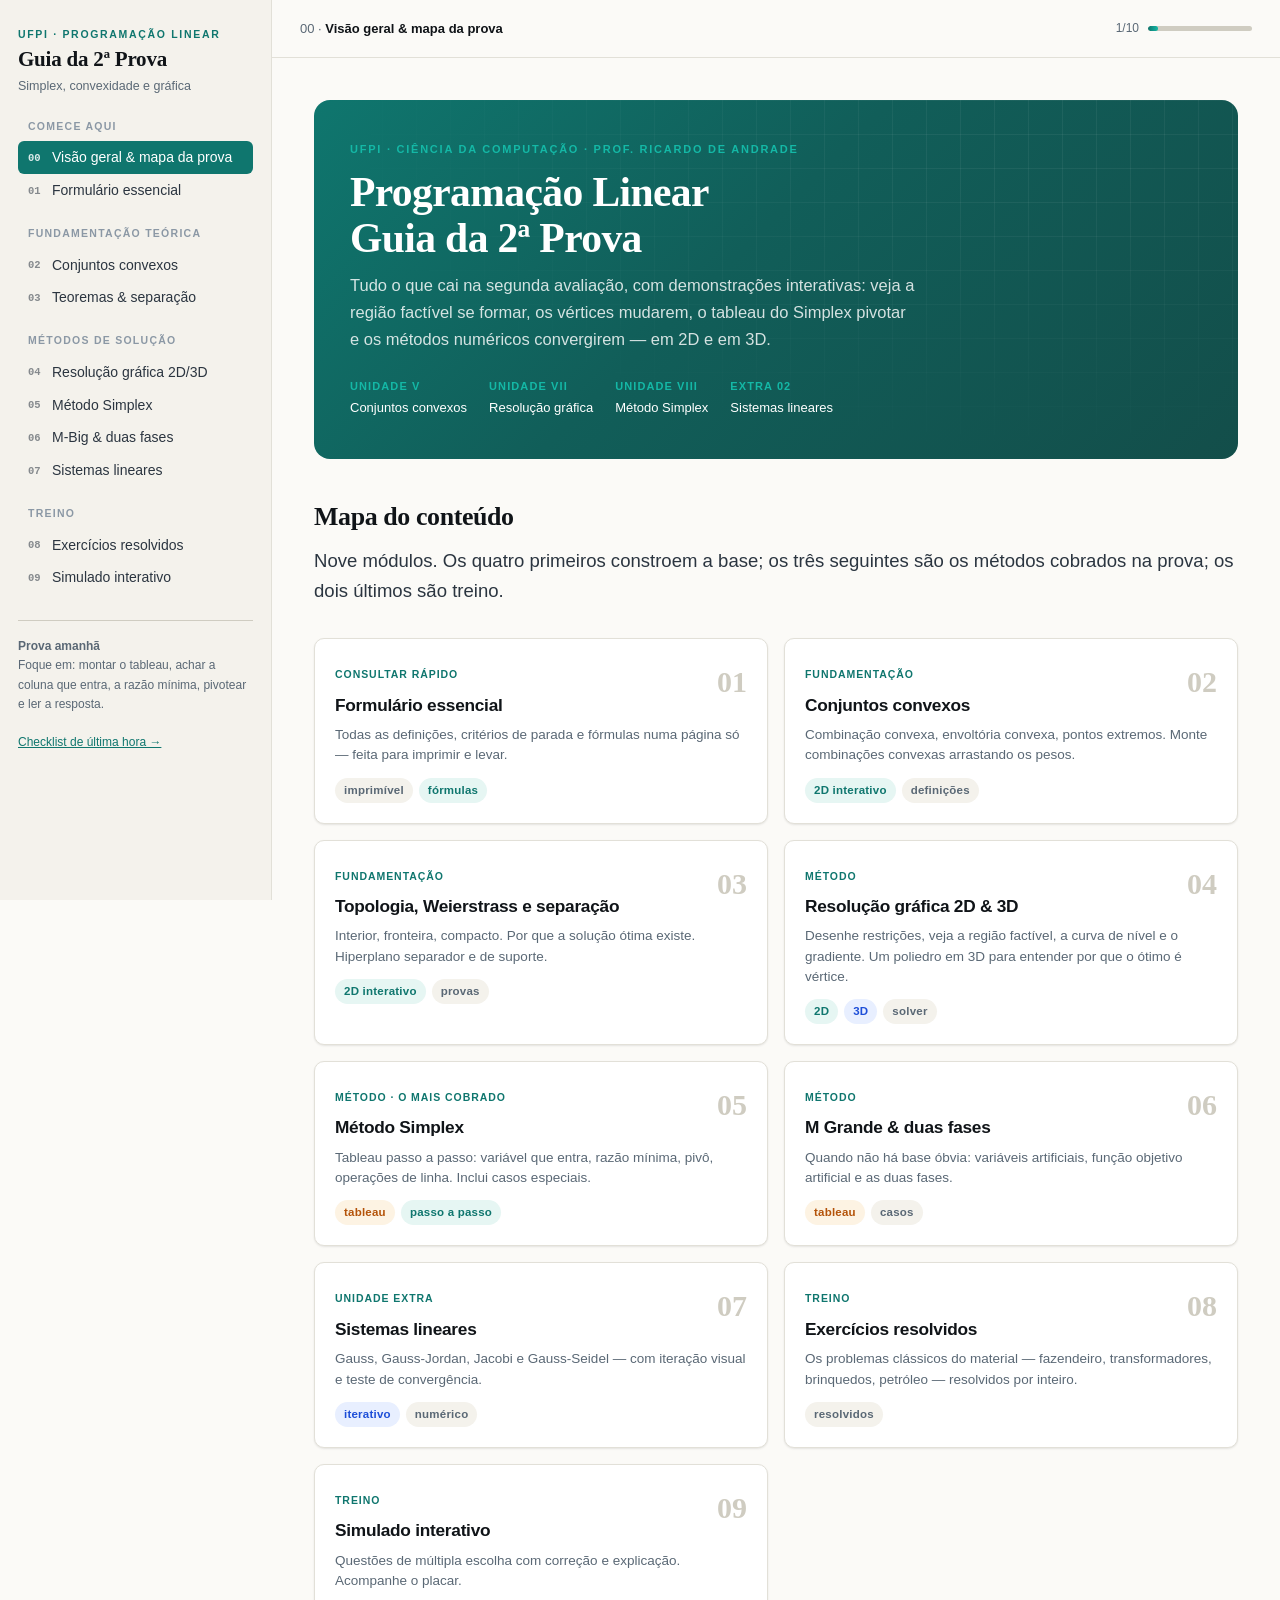
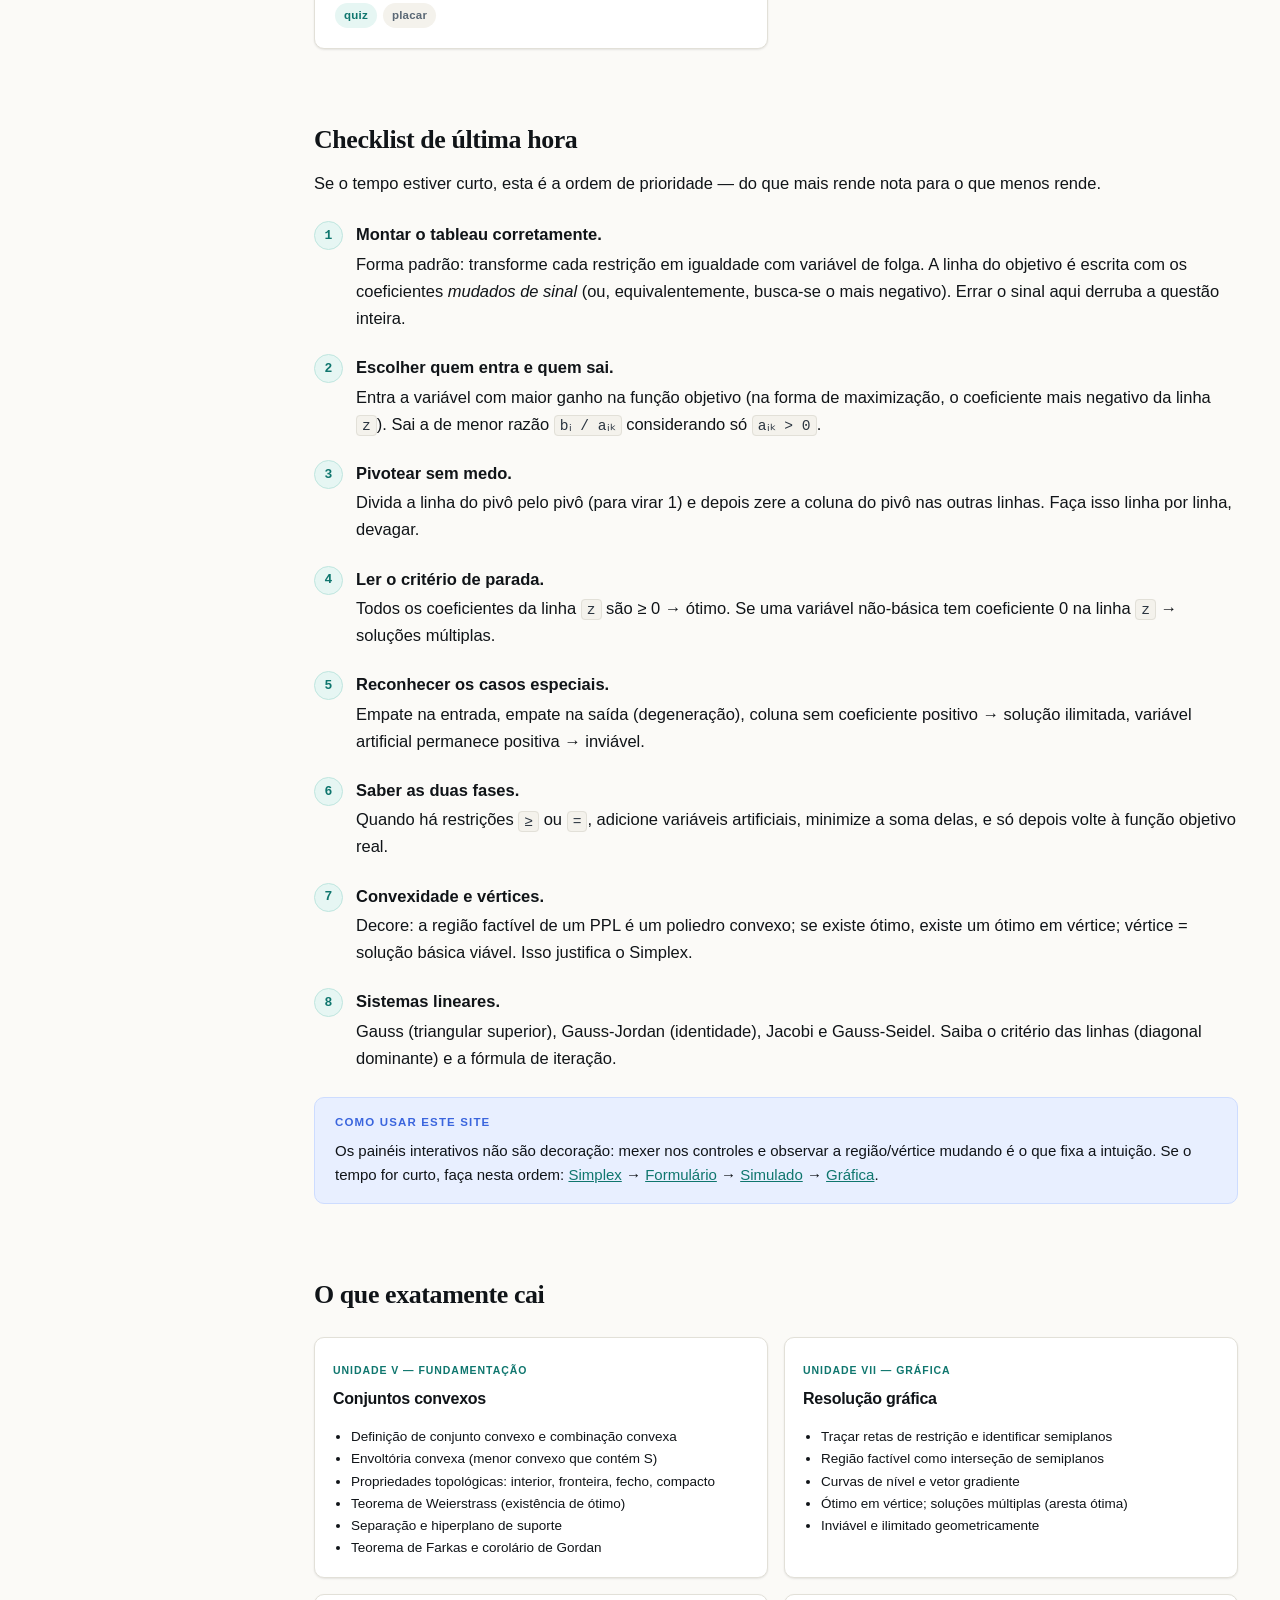
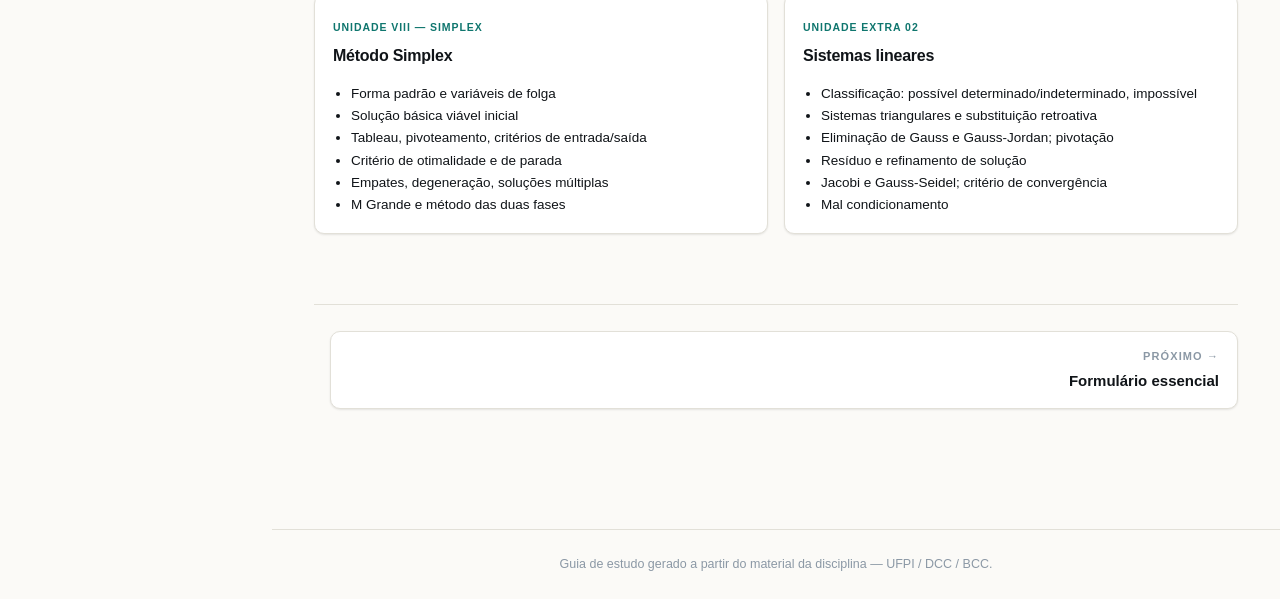
<file: index.html>
<!DOCTYPE html>
<html lang="pt-BR">
<head>
<meta charset="UTF-8">
<meta name="viewport" content="width=device-width, initial-scale=1">
<title>Programação Linear — Guia da 2ª Prova</title>
<meta name="description" content="Guia interativo para a segunda prova de Programação Linear: conjuntos convexos, resolução gráfica, método Simplex e sistemas lineares numéricos.">
<link rel="stylesheet" href="assets/css/style.css">
</head>
<body data-page="index">
<div class="shell">
  <aside class="sidebar"></aside>
  <div class="main">
    <div class="topbar"><div class="topbar-inner"></div></div>
    <main class="content">

      <div class="hero">
        <div class="eyebrow">UFPI · Ciência da Computação · Prof. Ricardo de Andrade</div>
        <h1>Programação Linear<br>Guia da 2ª Prova</h1>
        <p>Tudo o que cai na segunda avaliação, com demonstrações interativas: veja a região factível se formar, os vértices mudarem, o tableau do Simplex pivotar e os métodos numéricos convergirem — em 2D e em 3D.</p>
        <div class="hero-meta">
          <div><b>Unidade V</b>Conjuntos convexos</div>
          <div><b>Unidade VII</b>Resolução gráfica</div>
          <div><b>Unidade VIII</b>Método Simplex</div>
          <div><b>Extra 02</b>Sistemas lineares</div>
        </div>
      </div>

      <h2 style="margin-top:0">Mapa do conteúdo</h2>
      <p class="lead">Nove módulos. Os quatro primeiros constroem a base; os três seguintes são os métodos cobrados na prova; os dois últimos são treino.</p>

      <div class="module-grid">
        <a class="mod" href="resumo.html">
          <div class="mod-n">01</div>
          <span class="card-tag">Consultar rápido</span>
          <h3>Formulário essencial</h3>
          <p>Todas as definições, critérios de parada e fórmulas numa página só — feita para imprimir e levar.</p>
          <div class="mod-tags"><span class="pill gray">imprimível</span><span class="pill accent">fórmulas</span></div>
        </a>

        <a class="mod" href="convexos.html">
          <div class="mod-n">02</div>
          <span class="card-tag">Fundamentação</span>
          <h3>Conjuntos convexos</h3>
          <p>Combinação convexa, envoltória convexa, pontos extremos. Monte combinações convexas arrastando os pesos.</p>
          <div class="mod-tags"><span class="pill accent">2D interativo</span><span class="pill gray">definições</span></div>
        </a>

        <a class="mod" href="teoremas.html">
          <div class="mod-n">03</div>
          <span class="card-tag">Fundamentação</span>
          <h3>Topologia, Weierstrass e separação</h3>
          <p>Interior, fronteira, compacto. Por que a solução ótima existe. Hiperplano separador e de suporte.</p>
          <div class="mod-tags"><span class="pill accent">2D interativo</span><span class="pill gray">provas</span></div>
        </a>

        <a class="mod" href="grafico.html">
          <div class="mod-n">04</div>
          <span class="card-tag">Método</span>
          <h3>Resolução gráfica 2D &amp; 3D</h3>
          <p>Desenhe restrições, veja a região factível, a curva de nível e o gradiente. Um poliedro em 3D para entender por que o ótimo é vértice.</p>
          <div class="mod-tags"><span class="pill accent">2D</span><span class="pill blue">3D</span><span class="pill gray">solver</span></div>
        </a>

        <a class="mod" href="simplex.html">
          <div class="mod-n">05</div>
          <span class="card-tag">Método · o mais cobrado</span>
          <h3>Método Simplex</h3>
          <p>Tableau passo a passo: variável que entra, razão mínima, pivô, operações de linha. Inclui casos especiais.</p>
          <div class="mod-tags"><span class="pill amber">tableau</span><span class="pill accent">passo a passo</span></div>
        </a>

        <a class="mod" href="duasfases.html">
          <div class="mod-n">06</div>
          <span class="card-tag">Método</span>
          <h3>M Grande &amp; duas fases</h3>
          <p>Quando não há base óbvia: variáveis artificiais, função objetivo artificial e as duas fases.</p>
          <div class="mod-tags"><span class="pill amber">tableau</span><span class="pill gray">casos</span></div>
        </a>

        <a class="mod" href="sistemas.html">
          <div class="mod-n">07</div>
          <span class="card-tag">Unidade extra</span>
          <h3>Sistemas lineares</h3>
          <p>Gauss, Gauss-Jordan, Jacobi e Gauss-Seidel — com iteração visual e teste de convergência.</p>
          <div class="mod-tags"><span class="pill blue">iterativo</span><span class="pill gray">numérico</span></div>
        </a>

        <a class="mod" href="exercicios.html">
          <div class="mod-n">08</div>
          <span class="card-tag">Treino</span>
          <h3>Exercícios resolvidos</h3>
          <p>Os problemas clássicos do material — fazendeiro, transformadores, brinquedos, petróleo — resolvidos por inteiro.</p>
          <div class="mod-tags"><span class="pill gray">resolvidos</span></div>
        </a>

        <a class="mod" href="quiz.html">
          <div class="mod-n">09</div>
          <span class="card-tag">Treino</span>
          <h3>Simulado interativo</h3>
          <p>Questões de múltipla escolha com correção e explicação. Acompanhe o placar.</p>
          <div class="mod-tags"><span class="pill accent">quiz</span><span class="pill gray">placar</span></div>
        </a>
      </div>

      <h2 id="checklist">Checklist de última hora</h2>
      <p>Se o tempo estiver curto, esta é a ordem de prioridade — do que mais rende nota para o que menos rende.</p>

      <ol class="step-list">
        <li>
          <b>Montar o tableau corretamente.</b>
          Forma padrão: transforme cada restrição em igualdade com variável de folga. A linha do objetivo é escrita com os coeficientes <em>mudados de sinal</em> (ou, equivalentemente, busca-se o mais negativo). Errar o sinal aqui derruba a questão inteira.
        </li>
        <li>
          <b>Escolher quem entra e quem sai.</b>
          Entra a variável com maior ganho na função objetivo (na forma de maximização, o coeficiente mais negativo da linha <code>z</code>). Sai a de menor razão <code>bᵢ / aᵢₖ</code> considerando só <code>aᵢₖ &gt; 0</code>.
        </li>
        <li>
          <b>Pivotear sem medo.</b>
          Divida a linha do pivô pelo pivô (para virar 1) e depois zere a coluna do pivô nas outras linhas. Faça isso linha por linha, devagar.
        </li>
        <li>
          <b>Ler o critério de parada.</b>
          Todos os coeficientes da linha <code>z</code> são ≥ 0 → ótimo. Se uma variável não-básica tem coeficiente 0 na linha <code>z</code> → soluções múltiplas.
        </li>
        <li>
          <b>Reconhecer os casos especiais.</b>
          Empate na entrada, empate na saída (degeneração), coluna sem coeficiente positivo → solução ilimitada, variável artificial permanece positiva → inviável.
        </li>
        <li>
          <b>Saber as duas fases.</b>
          Quando há restrições <code>≥</code> ou <code>=</code>, adicione variáveis artificiais, minimize a soma delas, e só depois volte à função objetivo real.
        </li>
        <li>
          <b>Convexidade e vértices.</b>
          Decore: a região factível de um PPL é um poliedro convexo; se existe ótimo, existe um ótimo em vértice; vértice = solução básica viável. Isso justifica o Simplex.
        </li>
        <li>
          <b>Sistemas lineares.</b>
          Gauss (triangular superior), Gauss-Jordan (identidade), Jacobi e Gauss-Seidel. Saiba o critério das linhas (diagonal dominante) e a fórmula de iteração.
        </li>
      </ol>

      <div class="note">
        <span class="callout-title">Como usar este site</span>
        Os painéis interativos não são decoração: mexer nos controles e observar a região/vértice mudando é o que fixa a intuição. Se o tempo for curto, faça nesta ordem: <a href="simplex.html">Simplex</a> → <a href="resumo.html">Formulário</a> → <a href="quiz.html">Simulado</a> → <a href="grafico.html">Gráfica</a>.
      </div>

      <h2>O que exatamente cai</h2>
      <div class="grid grid-2">
        <div class="card">
          <span class="card-tag">Unidade V — Fundamentação</span>
          <h4>Conjuntos convexos</h4>
          <ul class="small" style="padding-left:18px;margin-bottom:0">
            <li>Definição de conjunto convexo e combinação convexa</li>
            <li>Envoltória convexa (menor convexo que contém S)</li>
            <li>Propriedades topológicas: interior, fronteira, fecho, compacto</li>
            <li>Teorema de Weierstrass (existência de ótimo)</li>
            <li>Separação e hiperplano de suporte</li>
            <li>Teorema de Farkas e corolário de Gordan</li>
          </ul>
        </div>
        <div class="card">
          <span class="card-tag">Unidade VII — Gráfica</span>
          <h4>Resolução gráfica</h4>
          <ul class="small" style="padding-left:18px;margin-bottom:0">
            <li>Traçar retas de restrição e identificar semiplanos</li>
            <li>Região factível como interseção de semiplanos</li>
            <li>Curvas de nível e vetor gradiente</li>
            <li>Ótimo em vértice; soluções múltiplas (aresta ótima)</li>
            <li>Inviável e ilimitado geometricamente</li>
          </ul>
        </div>
        <div class="card">
          <span class="card-tag">Unidade VIII — Simplex</span>
          <h4>Método Simplex</h4>
          <ul class="small" style="padding-left:18px;margin-bottom:0">
            <li>Forma padrão e variáveis de folga</li>
            <li>Solução básica viável inicial</li>
            <li>Tableau, pivoteamento, critérios de entrada/saída</li>
            <li>Critério de otimalidade e de parada</li>
            <li>Empates, degeneração, soluções múltiplas</li>
            <li>M Grande e método das duas fases</li>
          </ul>
        </div>
        <div class="card">
          <span class="card-tag">Unidade Extra 02</span>
          <h4>Sistemas lineares</h4>
          <ul class="small" style="padding-left:18px;margin-bottom:0">
            <li>Classificação: possível determinado/indeterminado, impossível</li>
            <li>Sistemas triangulares e substituição retroativa</li>
            <li>Eliminação de Gauss e Gauss-Jordan; pivotação</li>
            <li>Resíduo e refinamento de solução</li>
            <li>Jacobi e Gauss-Seidel; critério de convergência</li>
            <li>Mal condicionamento</li>
          </ul>
        </div>
      </div>

      <div class="page-nav"></div>
    </main>
    <footer class="site-foot">
      Guia de estudo gerado a partir do material da disciplina — UFPI / DCC / BCC.
    </footer>
  </div>
</div>
<script src="assets/js/core.js"></script>
<script>PL.boot();</script>
</body>
</html>
</file>
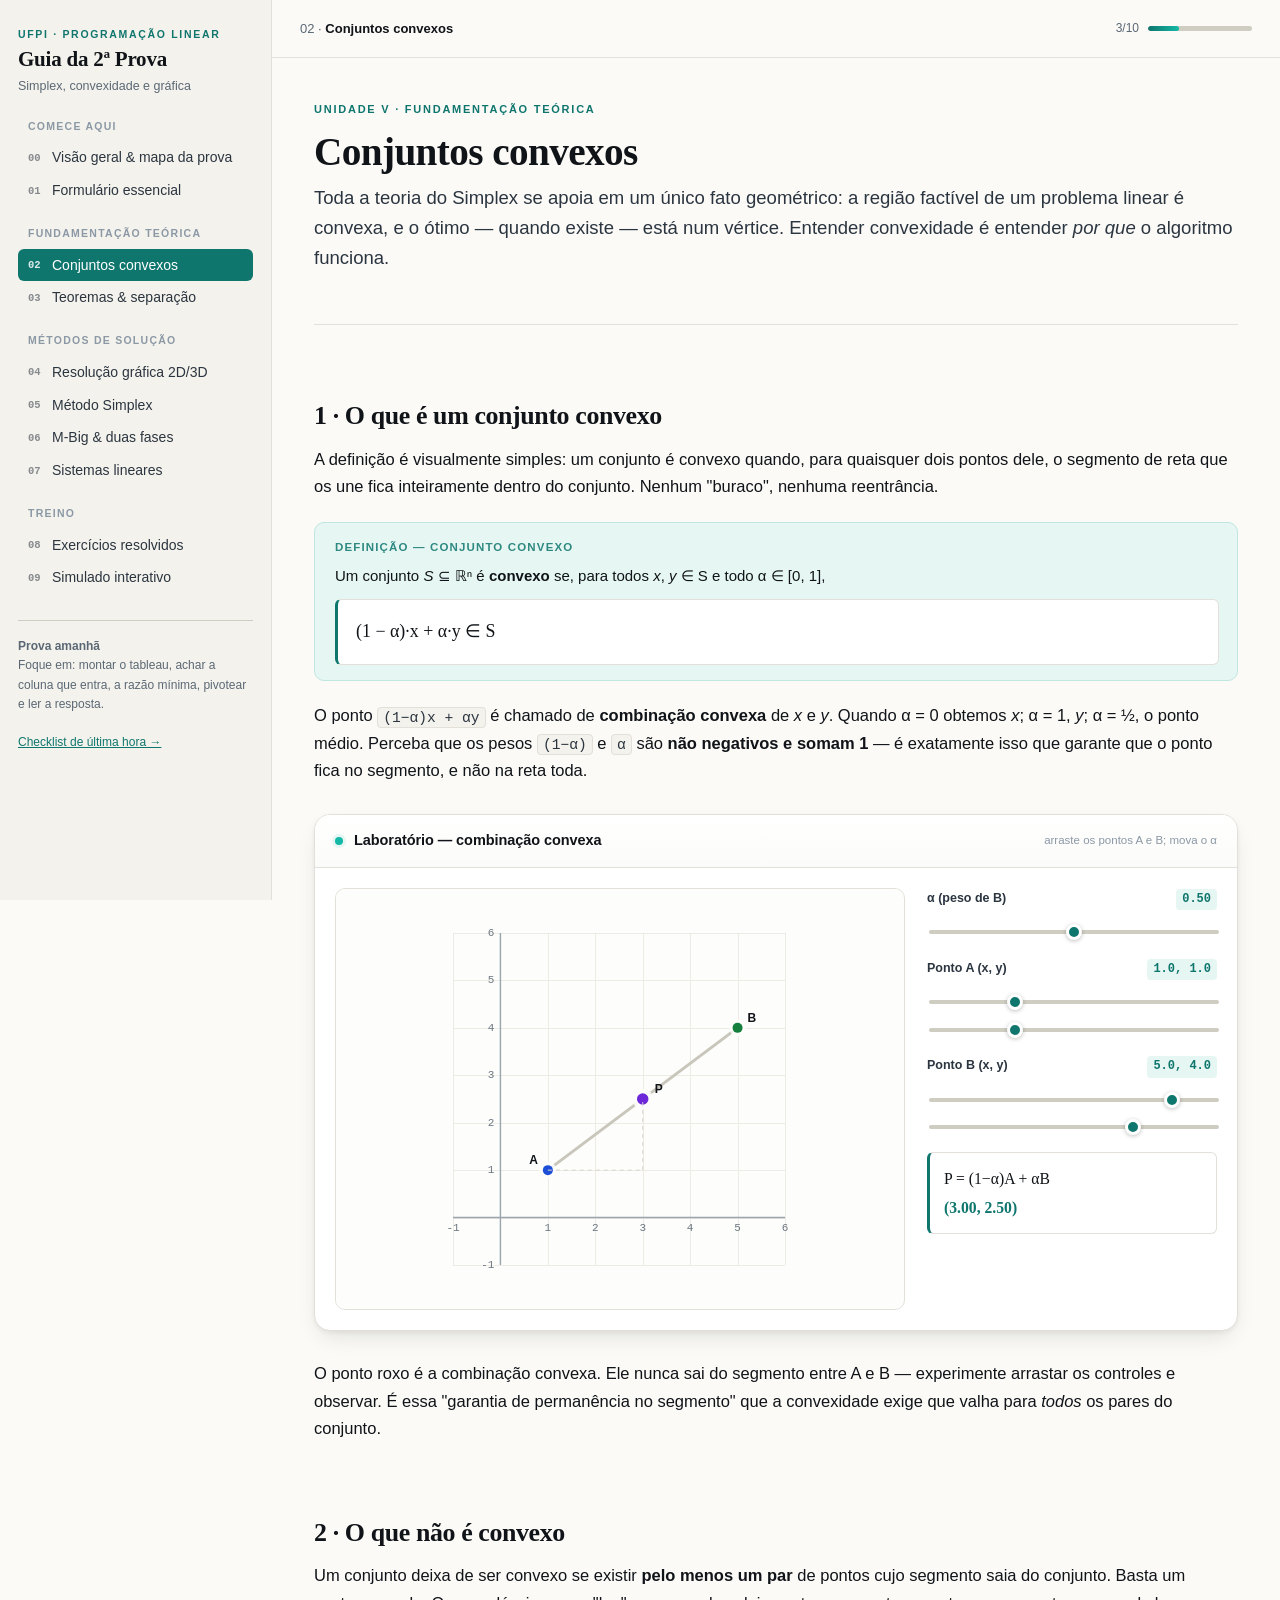
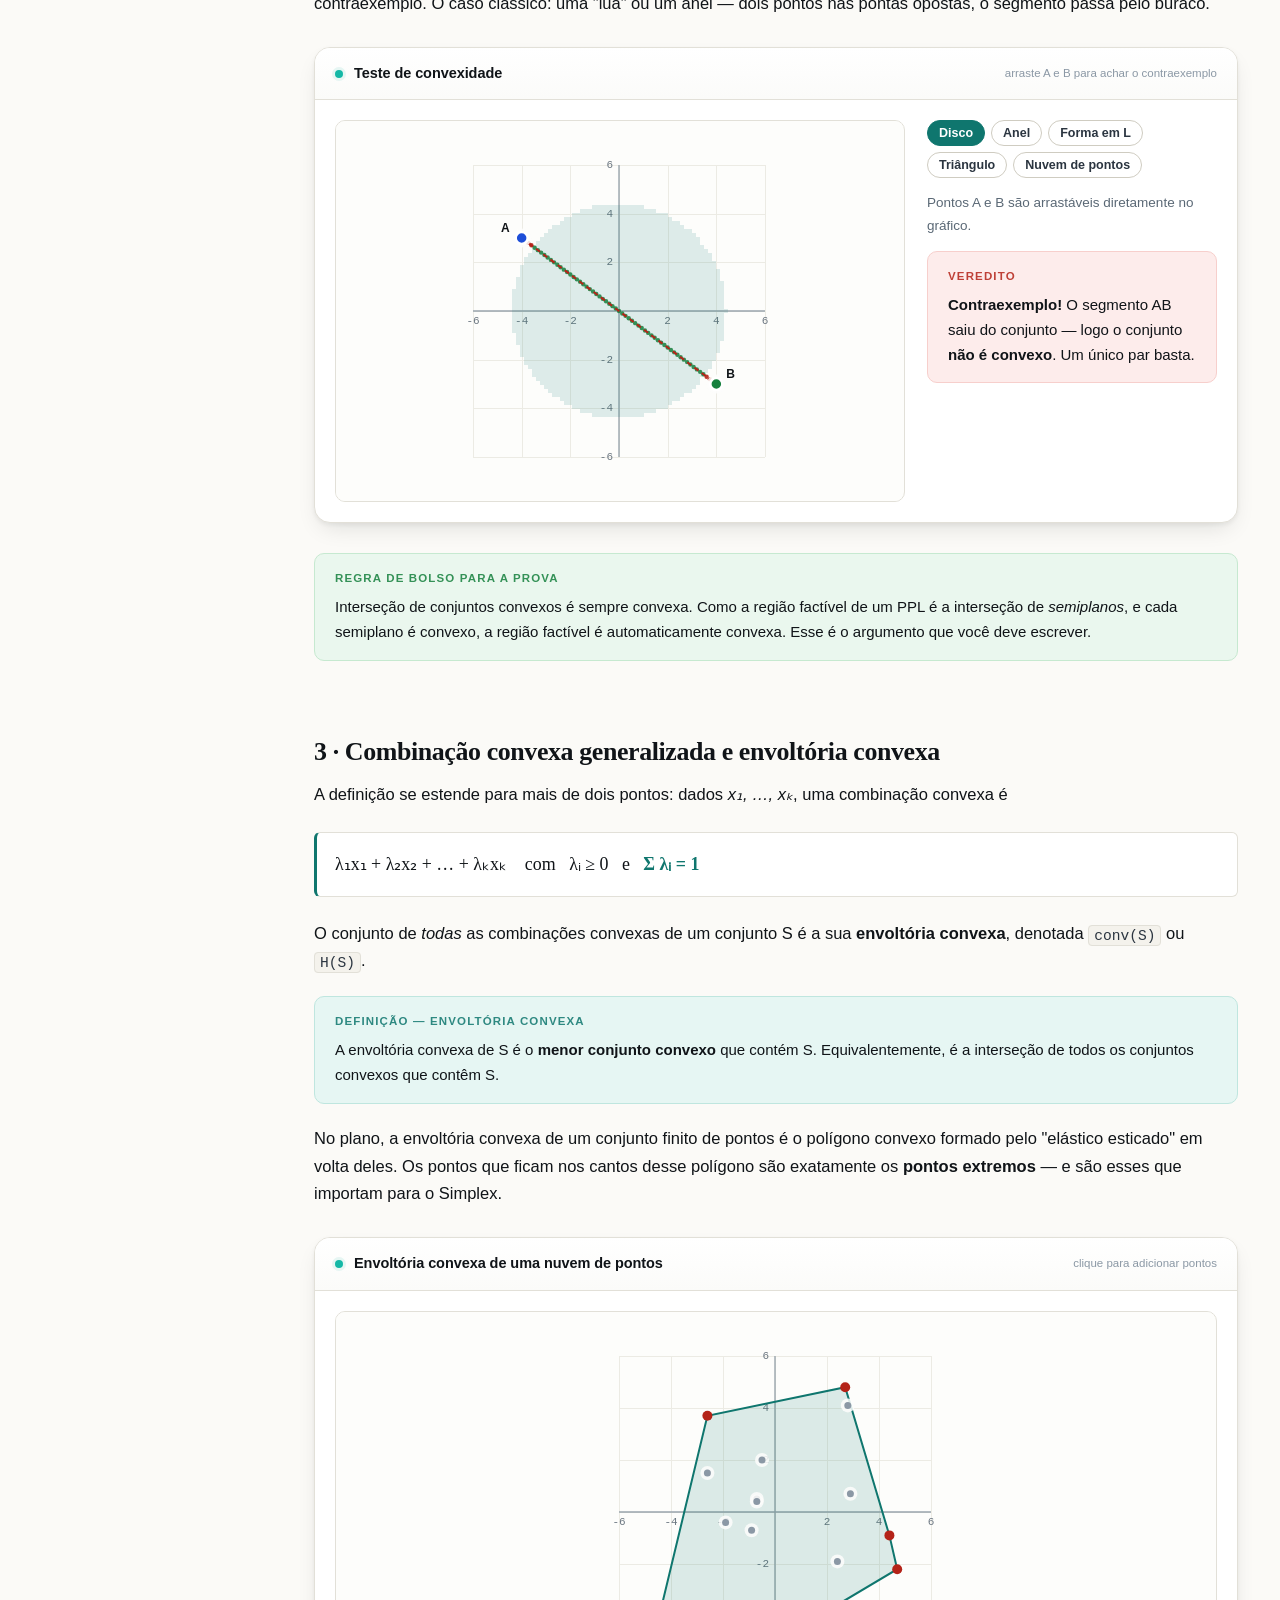
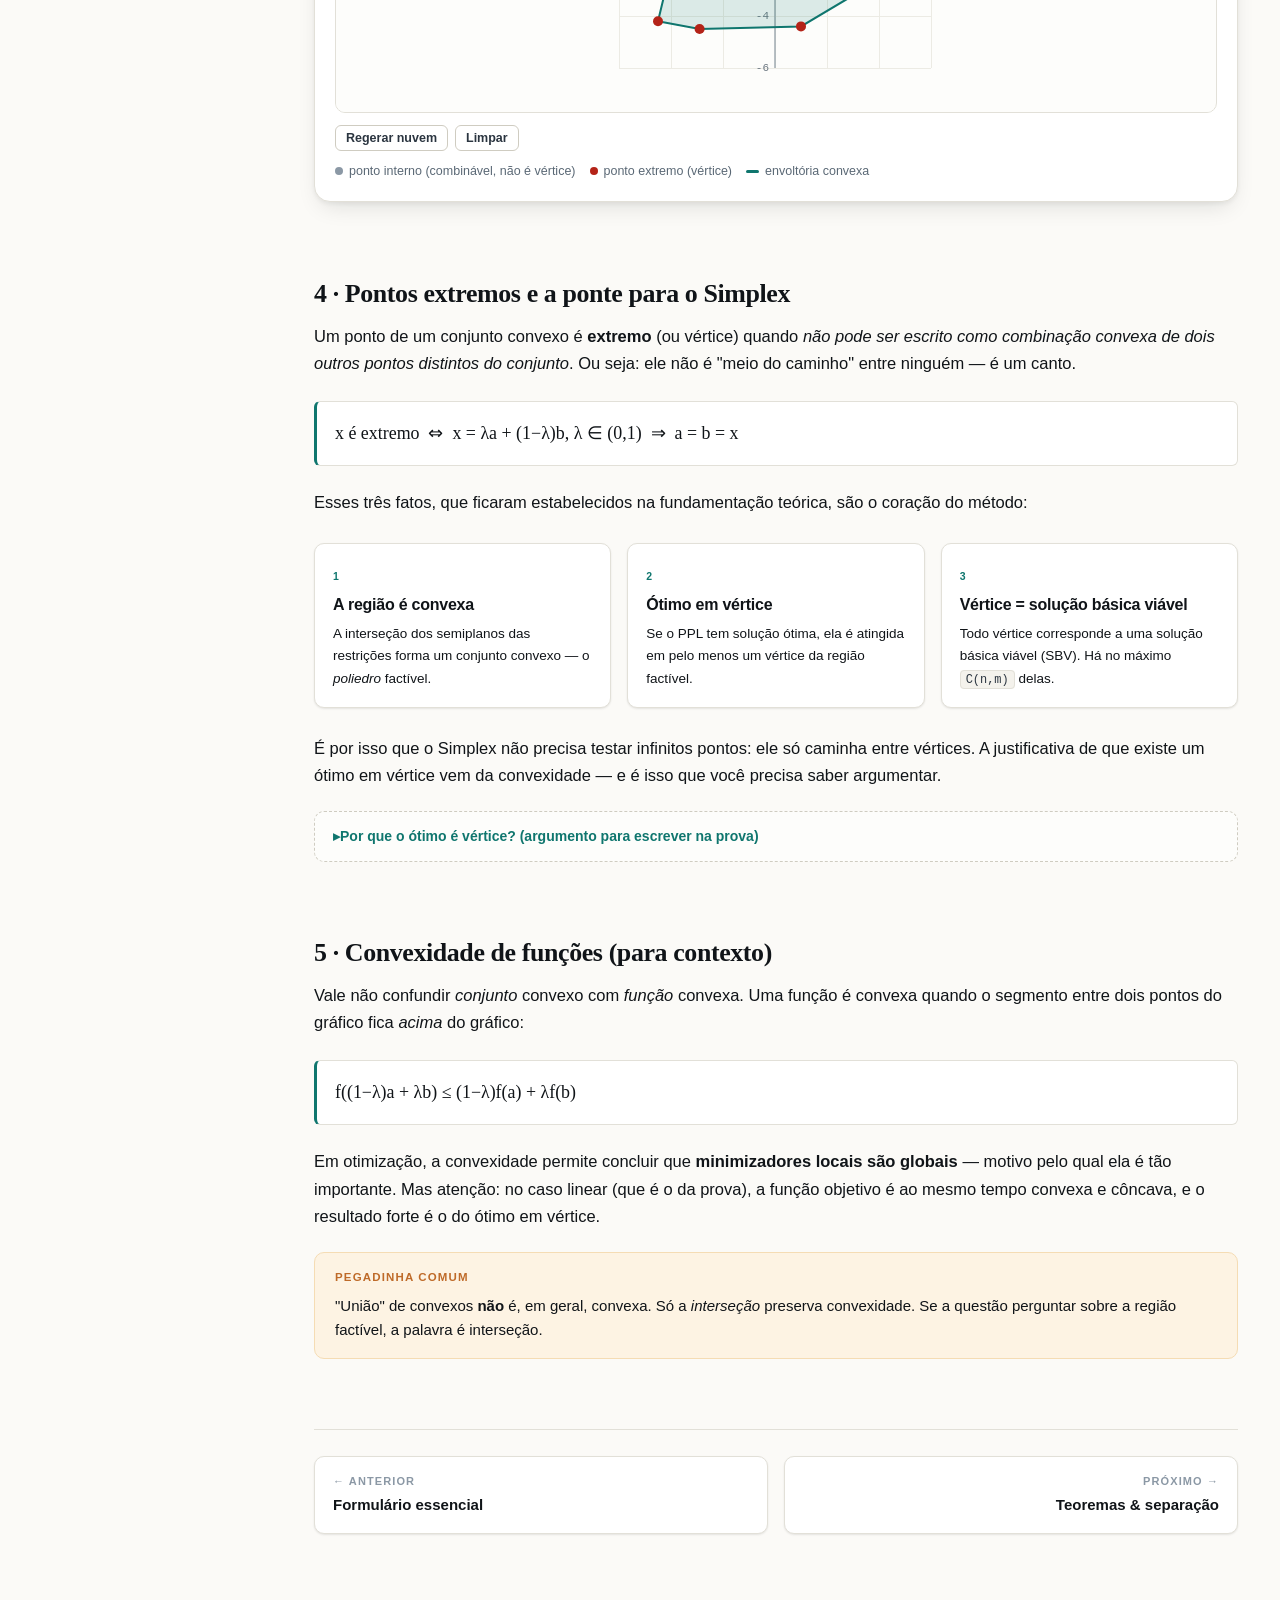
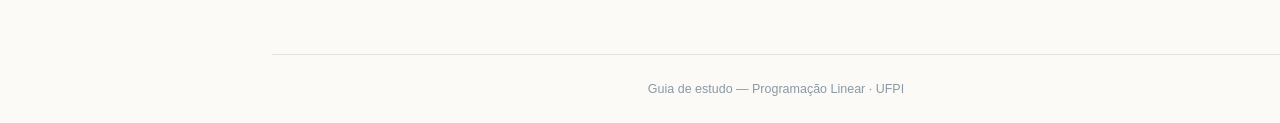
<file: convexos.html>
<!DOCTYPE html>
<html lang="pt-BR">
<head>
<meta charset="UTF-8">
<meta name="viewport" content="width=device-width, initial-scale=1">
<title>Conjuntos convexos — Guia da 2ª Prova</title>
<link rel="stylesheet" href="assets/css/style.css">
</head>
<body data-page="convexos">
<div class="shell">
  <aside class="sidebar"></aside>
  <div class="main">
    <div class="topbar"><div class="topbar-inner"></div></div>
    <main class="content">

      <div class="page-head">
        <div class="eyebrow">Unidade V · Fundamentação teórica</div>
        <h1>Conjuntos convexos</h1>
        <p class="lead">Toda a teoria do Simplex se apoia em um único fato geométrico: a região factível de um problema linear é convexa, e o ótimo — quando existe — está num vértice. Entender convexidade é entender <em>por que</em> o algoritmo funciona.</p>
      </div>

      <h2>1 · O que é um conjunto convexo</h2>
      <p>A definição é visualmente simples: um conjunto é convexo quando, para quaisquer dois pontos dele, o segmento de reta que os une fica inteiramente dentro do conjunto. Nenhum "buraco", nenhuma reentrância.</p>

      <div class="def">
        <span class="callout-title">Definição — conjunto convexo</span>
        <p style="margin-bottom:.5em">Um conjunto <em>S</em> ⊆ ℝⁿ é <strong>convexo</strong> se, para todos <em>x</em>, <em>y</em> ∈ S e todo α ∈ [0, 1],</p>
        <div class="formula" style="margin:.6em 0 0">
          (1 − α)·x + α·y ∈ S
        </div>
      </div>

      <p>O ponto <code>(1−α)x + αy</code> é chamado de <strong>combinação convexa</strong> de <em>x</em> e <em>y</em>. Quando α = 0 obtemos <em>x</em>; α = 1, <em>y</em>; α = ½, o ponto médio. Perceba que os pesos <code>(1−α)</code> e <code>α</code> são <strong>não negativos e somam 1</strong> — é exatamente isso que garante que o ponto fica no segmento, e não na reta toda.</p>

      <div class="lab">
        <div class="lab-head">
          <span class="dot"></span>
          <span class="lab-title">Laboratório — combinação convexa</span>
          <span class="lab-hint">arraste os pontos A e B; mova o α</span>
        </div>
        <div class="lab-body">
          <div class="lab-grid">
            <div class="canvas-wrap">
              <canvas id="cvComb" style="height:420px"></canvas>
            </div>
            <div>
              <div class="ctrl">
                <div class="ctrl-label"><span>α (peso de B)</span><span class="val" id="alphaVal">0.50</span></div>
                <input type="range" id="alpha" min="0" max="1" step="0.01" value="0.5">
              </div>
              <div class="ctrl">
                <div class="ctrl-label"><span>Ponto A (x, y)</span><span class="val" id="aVal">1, 1</span></div>
                <input type="range" id="ax" min="-1" max="6" step="0.1" value="1">
                <input type="range" id="ay" min="-1" max="6" step="0.1" value="1" style="margin-top:8px">
              </div>
              <div class="ctrl">
                <div class="ctrl-label"><span>Ponto B (x, y)</span><span class="val" id="bVal">5, 4</span></div>
                <input type="range" id="bx" min="-1" max="6" step="0.1" value="5">
                <input type="range" id="by" min="-1" max="6" step="0.1" value="4" style="margin-top:8px">
              </div>
              <div class="formula" style="font-size:.98rem;padding:11px 14px;margin:0">
                P = (1−α)A + αB<br>
                <span class="hl" id="pOut">(3.00, 2.50)</span>
              </div>
            </div>
          </div>
        </div>
      </div>

      <p>O ponto roxo é a combinação convexa. Ele nunca sai do segmento entre A e B — experimente arrastar os controles e observar. É essa "garantia de permanência no segmento" que a convexidade exige que valha para <em>todos</em> os pares do conjunto.</p>

      <h2>2 · O que não é convexo</h2>
      <p>Um conjunto deixa de ser convexo se existir <strong>pelo menos um par</strong> de pontos cujo segmento saia do conjunto. Basta um contraexemplo. O caso clássico: uma "lua" ou um anel — dois pontos nas pontas opostas, o segmento passa pelo buraco.</p>

      <div class="lab">
        <div class="lab-head">
          <span class="dot"></span>
          <span class="lab-title">Teste de convexidade</span>
          <span class="lab-hint">arraste A e B para achar o contraexemplo</span>
        </div>
        <div class="lab-body">
          <div class="lab-grid">
            <div class="canvas-wrap">
              <canvas id="cvTest" style="height:380px"></canvas>
            </div>
            <div>
              <div class="chips" id="shapeChips">
                <button class="chip on" data-shape="disco">Disco</button>
                <button class="chip" data-shape="anel">Anel</button>
                <button class="chip" data-shape="l">Forma em L</button>
                <button class="chip" data-shape="tri">Triângulo</button>
                <button class="chip" data-shape="nuvem">Nuvem de pontos</button>
              </div>
              <p class="small muted" style="margin-top:14px">Pontos A e B são arrastáveis diretamente no gráfico.</p>
              <div id="verdict" class="note" style="margin-top:10px">
                <span class="callout-title">Veredito</span>
                <span id="verdictTxt">Mova os pontos para testar o segmento.</span>
              </div>
            </div>
          </div>
        </div>
      </div>

      <div class="tip">
        <span class="callout-title">Regra de bolso para a prova</span>
        Interseção de conjuntos convexos é sempre convexa. Como a região factível de um PPL é a interseção de <em>semiplanos</em>, e cada semiplano é convexo, a região factível é automaticamente convexa. Esse é o argumento que você deve escrever.
      </div>

      <h2>3 · Combinação convexa generalizada e envoltória convexa</h2>
      <p>A definição se estende para mais de dois pontos: dados <em>x₁, …, xₖ</em>, uma combinação convexa é</p>
      <div class="formula">
        λ₁x₁ + λ₂x₂ + … + λₖxₖ &nbsp;&nbsp; com &nbsp; λᵢ ≥ 0 &nbsp; e &nbsp; <span class="hl">Σ λᵢ = 1</span>
      </div>
      <p>O conjunto de <em>todas</em> as combinações convexas de um conjunto S é a sua <strong>envoltória convexa</strong>, denotada <code>conv(S)</code> ou <code>H(S)</code>.</p>

      <div class="def">
        <span class="callout-title">Definição — envoltória convexa</span>
        <p style="margin-bottom:0">A envoltória convexa de S é o <strong>menor conjunto convexo</strong> que contém S. Equivalentemente, é a interseção de todos os conjuntos convexos que contêm S.</p>
      </div>

      <p>No plano, a envoltória convexa de um conjunto finito de pontos é o polígono convexo formado pelo "elástico esticado" em volta deles. Os pontos que ficam nos cantos desse polígono são exatamente os <strong>pontos extremos</strong> — e são esses que importam para o Simplex.</p>

      <div class="lab">
        <div class="lab-head">
          <span class="dot"></span>
          <span class="lab-title">Envoltória convexa de uma nuvem de pontos</span>
          <span class="lab-hint">clique para adicionar pontos</span>
        </div>
        <div class="lab-body">
          <div class="canvas-wrap">
            <canvas id="cvHull" style="height:400px"></canvas>
          </div>
          <div class="btn-row" style="margin-top:12px">
            <button class="btn btn-sm" id="hullReset">Regerar nuvem</button>
            <button class="btn btn-sm" id="hullClear">Limpar</button>
          </div>
          <div class="legend">
            <span><i class="dot" style="background:#8b98a5"></i>ponto interno (combinável, não é vértice)</span>
            <span><i class="dot" style="background:#b42318"></i>ponto extremo (vértice)</span>
            <span><i style="background:#0f766e"></i>envoltória convexa</span>
          </div>
        </div>
      </div>

      <h2>4 · Pontos extremos e a ponte para o Simplex</h2>
      <p>Um ponto de um conjunto convexo é <strong>extremo</strong> (ou vértice) quando <em>não pode ser escrito como combinação convexa de dois outros pontos distintos do conjunto</em>. Ou seja: ele não é "meio do caminho" entre ninguém — é um canto.</p>

      <div class="formula">
        x é extremo &nbsp;⇔&nbsp; x = λa + (1−λ)b, λ ∈ (0,1) &nbsp;⇒&nbsp; a = b = x
      </div>

      <p>Esses três fatos, que ficaram estabelecidos na fundamentação teórica, são o coração do método:</p>

      <div class="grid grid-3">
        <div class="card">
          <span class="card-tag">1</span>
          <h4>A região é convexa</h4>
          <p class="small" style="margin:0">A interseção dos semiplanos das restrições forma um conjunto convexo — o <em>poliedro</em> factível.</p>
        </div>
        <div class="card">
          <span class="card-tag">2</span>
          <h4>Ótimo em vértice</h4>
          <p class="small" style="margin:0">Se o PPL tem solução ótima, ela é atingida em pelo menos um vértice da região factível.</p>
        </div>
        <div class="card">
          <span class="card-tag">3</span>
          <h4>Vértice = solução básica viável</h4>
          <p class="small" style="margin:0">Todo vértice corresponde a uma solução básica viável (SBV). Há no máximo <code>C(n,m)</code> delas.</p>
        </div>
      </div>

      <p>É por isso que o Simplex não precisa testar infinitos pontos: ele só caminha entre vértices. A justificativa de que existe um ótimo em vértice vem da convexidade — e é isso que você precisa saber argumentar.</p>

      <details class="answer-reveal">
        <summary>Por que o ótimo é vértice? (argumento para escrever na prova)</summary>
        <p>Seja <em>x*</em> um ponto ótimo qualquer. Se <em>x*</em> não é vértice, ele é combinação convexa de dois pontos <em>a</em>, <em>b</em> da região: <code>x* = λa + (1−λ)b</code>. Como a função objetivo é linear,</p>
        <div class="formula" style="font-size:1rem">
          f(x*) = λ f(a) + (1−λ) f(b)
        </div>
        <p>Logo <code>f(x*)</code> é média ponderada de <code>f(a)</code> e <code>f(b)</code> — não pode ser estritamente maior que ambos. Portanto um dos dois não é pior que <em>x*</em>. Repetindo o argumento e usando que a região tem finitos vértices, conclui-se que existe um vértice tão bom quanto <em>x*</em> — ou seja, um ótimo em vértice.</p>
      </details>

      <h2>5 · Convexidade de funções (para contexto)</h2>
      <p>Vale não confundir <em>conjunto</em> convexo com <em>função</em> convexa. Uma função é convexa quando o segmento entre dois pontos do gráfico fica <em>acima</em> do gráfico:</p>
      <div class="formula">
        f((1−λ)a + λb) ≤ (1−λ)f(a) + λf(b)
      </div>
      <p>Em otimização, a convexidade permite concluir que <strong>minimizadores locais são globais</strong> — motivo pelo qual ela é tão importante. Mas atenção: no caso linear (que é o da prova), a função objetivo é ao mesmo tempo convexa e côncava, e o resultado forte é o do ótimo em vértice.</p>

      <div class="warn">
        <span class="callout-title">Pegadinha comum</span>
        "União" de convexos <strong>não</strong> é, em geral, convexa. Só a <em>interseção</em> preserva convexidade. Se a questão perguntar sobre a região factível, a palavra é interseção.
      </div>

      <div class="page-nav"></div>
    </main>
    <footer class="site-foot">Guia de estudo — Programação Linear · UFPI</footer>
  </div>
</div>
<script src="assets/js/core.js"></script>
<script>
PL.boot();

/* ---------------- 1. combinação convexa ---------------- */
(function () {
  const cv = document.getElementById('cvComb');
  const plot = new PL.Plot2D(cv, { xmin: -1, xmax: 6, ymin: -1, ymax: 6 });
  const A = { x: 1, y: 1 }, B = { x: 5, y: 4 };
  let alpha = 0.5;

  const els = {
    alpha: document.getElementById('alpha'),
    ax: document.getElementById('ax'), ay: document.getElementById('ay'),
    bx: document.getElementById('bx'), by: document.getElementById('by'),
  };

  function draw() {
    plot.resize().clear().grid().axes();
    // segmento
    plot.segment(A.x, A.y, B.x, B.y, { color: '#c9c6bb', width: 3 });
    // pontos
    plot.point(A.x, A.y, { color: '#1d4ed8', r: 5, label: 'A', labelDx: -10, labelWeight: 700 });
    plot.point(B.x, B.y, { color: '#15803d', r: 5, label: 'B', labelDx: 10, labelWeight: 700 });
    const P = { x: (1 - alpha) * A.x + alpha * B.x, y: (1 - alpha) * A.y + alpha * B.y };
    plot.point(P.x, P.y, { color: '#6d28d9', r: 7, ring: '#fff', label: 'P', labelDx: 12, labelWeight: 700 });
    // "composição" por eixos
    plot.segment(A.x, A.y, P.x, A.y, { color: '#d8d5cb', width: 1, dash: [4, 4] });
    plot.segment(P.x, A.y, P.x, P.y, { color: '#d8d5cb', width: 1, dash: [4, 4] });

    document.getElementById('pOut').textContent = `(${P.x.toFixed(2)}, ${P.y.toFixed(2)})`;
    document.getElementById('aVal').textContent = `${A.x.toFixed(1)}, ${A.y.toFixed(1)}`;
    document.getElementById('bVal').textContent = `${B.x.toFixed(1)}, ${B.y.toFixed(1)}`;
    document.getElementById('alphaVal').textContent = alpha.toFixed(2);
  }

  els.alpha.addEventListener('input', e => { alpha = +e.target.value; draw(); });
  ['ax', 'ay'].forEach(k => els[k].addEventListener('input', e => {
    A[k[1]] = +e.target.value; draw();
  }));
  ['bx', 'by'].forEach(k => els[k].addEventListener('input', e => {
    B[k[1]] = +e.target.value; draw();
  }));

  cv.dataset.autofit = '1';
  cv._rerender = draw;
  draw();
})();

/* ---------------- 2. teste de convexidade ---------------- */
(function () {
  const cv = document.getElementById('cvTest');
  const plot = new PL.Plot2D(cv, { xmin: -6, xmax: 6, ymin: -6, ymax: 6 });
  const A = { x: -4, y: 3 }, B = { x: 4, y: -3 };
  let shape = 'disco';
  let drag = null;

  function inShape(p) {
    const x = p.x, y = p.y, r = Math.hypot(x, y);
    switch (shape) {
      case 'disco': return r <= 4.4;
      case 'anel': return r <= 4.4 && r >= 2.1;
      case 'l': return (x >= -4 && x <= 1 && y >= -4 && y <= 1) || (x >= 1 && x <= 4 && y >= -4 && y <= 1);
      case 'tri': return (y >= -3) && (y <= 4 - 1.2 * x) && (y <= 4 + 1.2 * x);
      case 'nuvem': return r <= 4.4 && !(Math.abs(x) < 0.9 && y > -4 && y < 0.4);
    }
    return false;
  }

  function shapePath(ctx, W, H) {
    // sample points for fill
    const step = 4;
    ctx.beginPath();
    for (let py = 0; py < H; py += step) {
      for (let px = 0; px < W; px += step) {
        const p = { x: plot.p2x(px + step / 2), y: plot.p2y(py + step / 2) };
        if (inShape(p)) ctx.rect(px, py, step, step);
      }
    }
  }

  function draw() {
    plot.resize().clear().grid().axes();
    const { ctx } = plot;
    ctx.save();
    ctx.fillStyle = 'rgba(15,118,110,.13)';
    shapePath(ctx, plot.W, plot.H);
    ctx.fill();
    ctx.restore();

    // amostragem do segmento
    let allInside = true;
    const N = 60;
    for (let k = 0; k <= N; k++) {
      const t = k / N;
      const p = { x: A.x + (B.x - A.x) * t, y: A.y + (B.y - A.y) * t };
      const inside = inShape(p);
      if (!inside) allInside = false;
      plot.point(p.x, p.y, {
        color: inside ? 'rgba(21,128,61,.85)' : 'rgba(180,35,24,.9)',
        r: 2.2, halo: false,
      });
    }
    plot.segment(A.x, A.y, B.x, B.y, { color: allInside ? '#15803d' : '#b42318', width: 2, dash: [5, 4] });
    plot.point(A.x, A.y, { color: '#1d4ed8', r: 6, ring: '#fff', label: 'A', labelDx: -12, labelWeight: 700 });
    plot.point(B.x, B.y, { color: '#15803d', r: 6, ring: '#fff', label: 'B', labelDx: 10, labelWeight: 700 });

    const v = document.getElementById('verdict');
    const t = document.getElementById('verdictTxt');
    if (allInside) {
      v.className = 'tip';
      t.innerHTML = 'Para <b>estes</b> pontos, o segmento ficou dentro. Para provar que o conjunto é convexo, isso precisa valer para <em>todos</em> os pares.';
    } else {
      v.className = 'danger';
      t.innerHTML = '<b>Contraexemplo!</b> O segmento AB saiu do conjunto — logo o conjunto <b>não é convexo</b>. Um único par basta.';
    }
  }

  function pos(e) {
    const rect = cv.getBoundingClientRect();
    const t = e.touches ? e.touches[0] : e;
    return { px: t.clientX - rect.left, py: t.clientY - rect.top };
  }
  function near(p, q) { return Math.hypot(p.x - q.x, p.y - q.y) < 0.55; }

  function down(e) {
    const m = pos(e);
    const g = { x: plot.p2x(m.px), y: plot.p2y(m.py) };
    if (near(g, A)) drag = A; else if (near(g, B)) drag = B; else return;
    e.preventDefault();
  }
  function move(e) {
    if (!drag) return;
    const m = pos(e);
    drag.x = PL.clamp(PL.round(plot.p2x(m.px), 1), -5.6, 5.6);
    drag.y = PL.clamp(PL.round(plot.p2y(m.py), 1), -5.6, 5.6);
    draw();
    e.preventDefault();
  }
  function up() { drag = null; }

  cv.addEventListener('mousedown', down);
  window.addEventListener('mousemove', move);
  window.addEventListener('mouseup', up);
  cv.addEventListener('touchstart', down, { passive: false });
  cv.addEventListener('touchmove', move, { passive: false });
  cv.addEventListener('touchend', up);

  document.querySelectorAll('#shapeChips .chip').forEach(c => {
    c.addEventListener('click', () => {
      document.querySelectorAll('#shapeChips .chip').forEach(x => x.classList.remove('on'));
      c.classList.add('on');
      shape = c.dataset.shape;
      draw();
    });
  });

  cv.dataset.autofit = '1';
  cv._rerender = draw;
  draw();
})();

/* ---------------- 3. envoltória convexa ---------------- */
(function () {
  const cv = document.getElementById('cvHull');
  const plot = new PL.Plot2D(cv, { xmin: -6, xmax: 6, ymin: -6, ymax: 6 });
  let pts = [];

  function gen() {
    const r = PL.rand(Math.floor(Math.random() * 1e6));
    pts = [];
    for (let i = 0; i < 16; i++) {
      pts.push([PL.round((r() - 0.5) * 10, 1), PL.round((r() - 0.5) * 10, 1)]);
    }
  }

  function draw() {
    plot.resize().clear().grid().axes();
    if (pts.length) {
      const hull = PL.convexHull(pts);
      plot.polygon(hull, { fill: 'rgba(15,118,110,.14)', stroke: '#0f766e', width: 2 });
      const isHull = (p) => hull.some(h => Math.abs(h[0] - p[0]) < 1e-6 && Math.abs(h[1] - p[1]) < 1e-6);
      pts.forEach(p => {
        const ex = isHull(p);
        plot.point(p[0], p[1], { color: ex ? '#b42318' : '#8b98a5', r: ex ? 5 : 3.5, halo: !ex });
      });
    }
  }

  cv.addEventListener('click', e => {
    const rect = cv.getBoundingClientRect();
    const x = PL.round(plot.p2x(e.clientX - rect.left), 1);
    const y = PL.round(plot.p2y(e.clientY - rect.top), 1);
    if (x > -6 && x < 6 && y > -6 && y < 6) { pts.push([x, y]); draw(); }
  });

  document.getElementById('hullReset').addEventListener('click', () => { gen(); draw(); });
  document.getElementById('hullClear').addEventListener('click', () => { pts = []; draw(); });

  cv.dataset.autofit = '1';
  cv._rerender = draw;
  gen(); draw();
})();
</script>
</body>
</html>
</file>
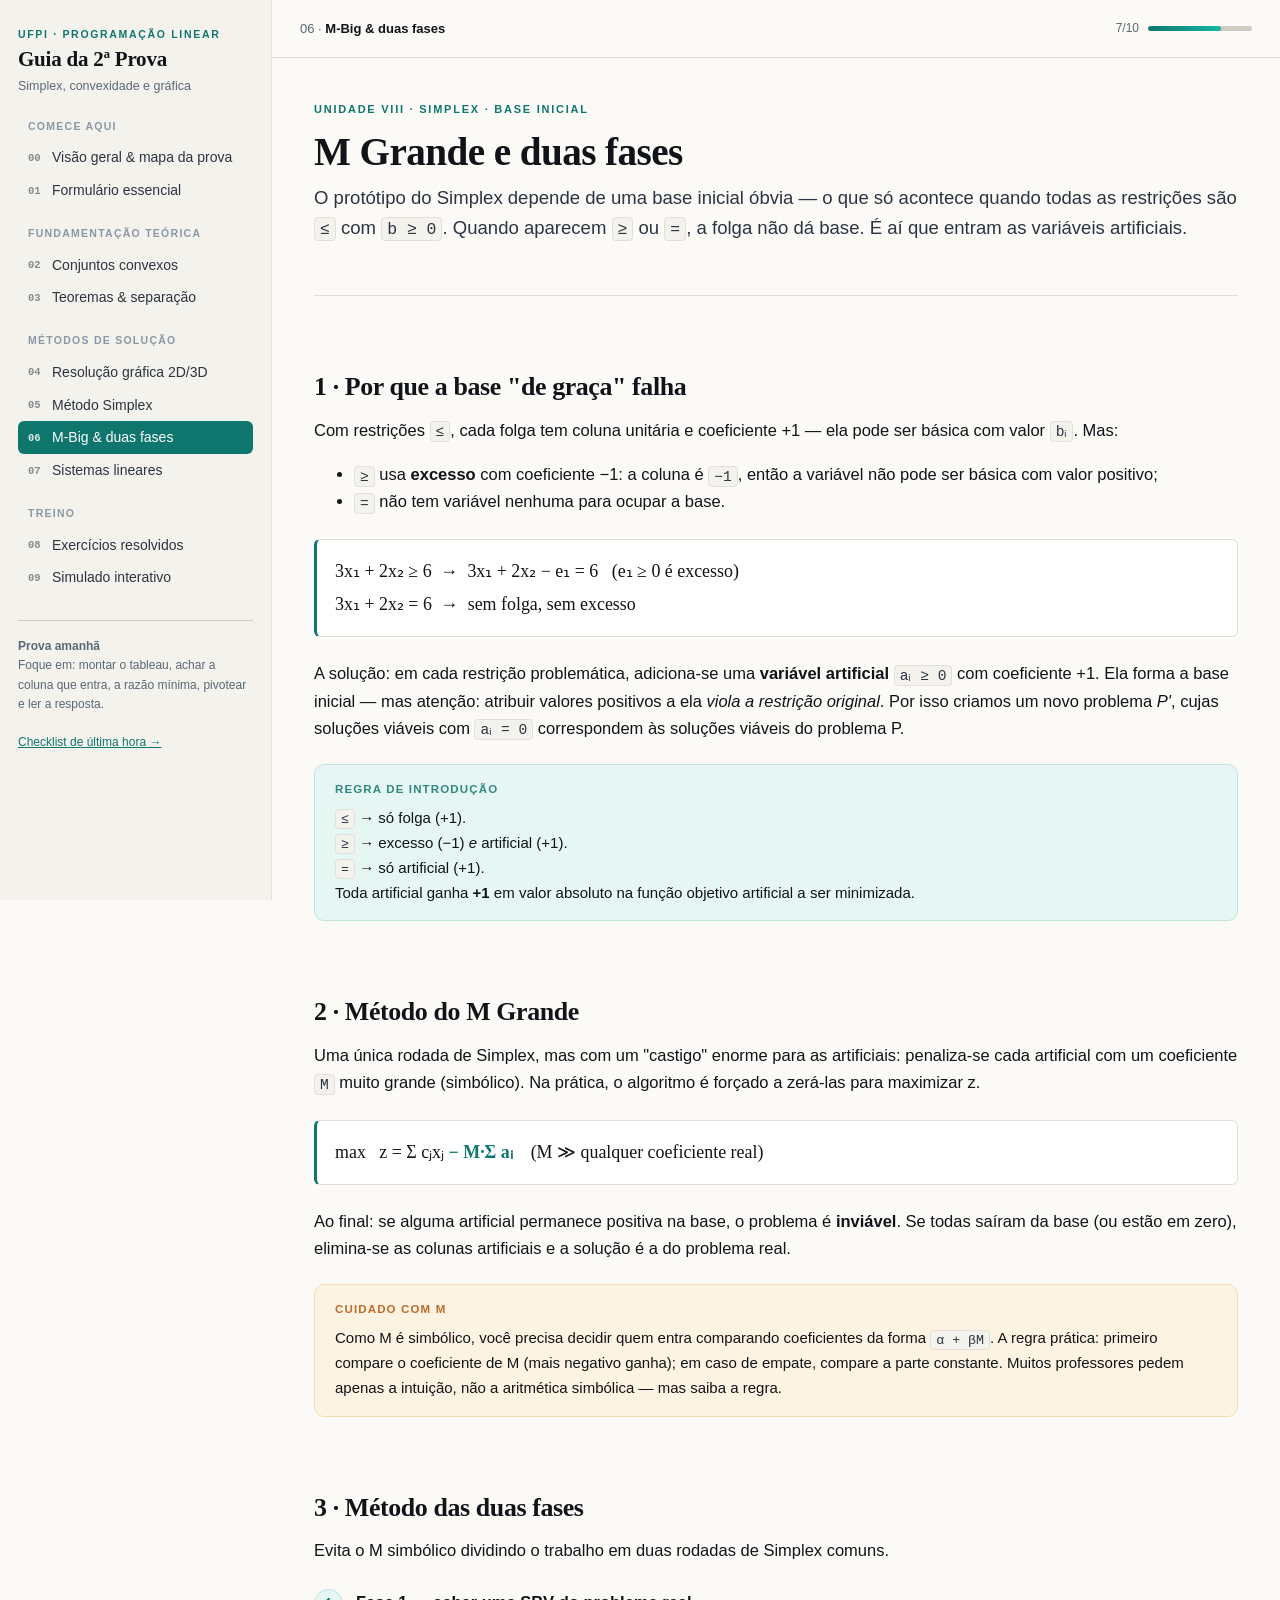
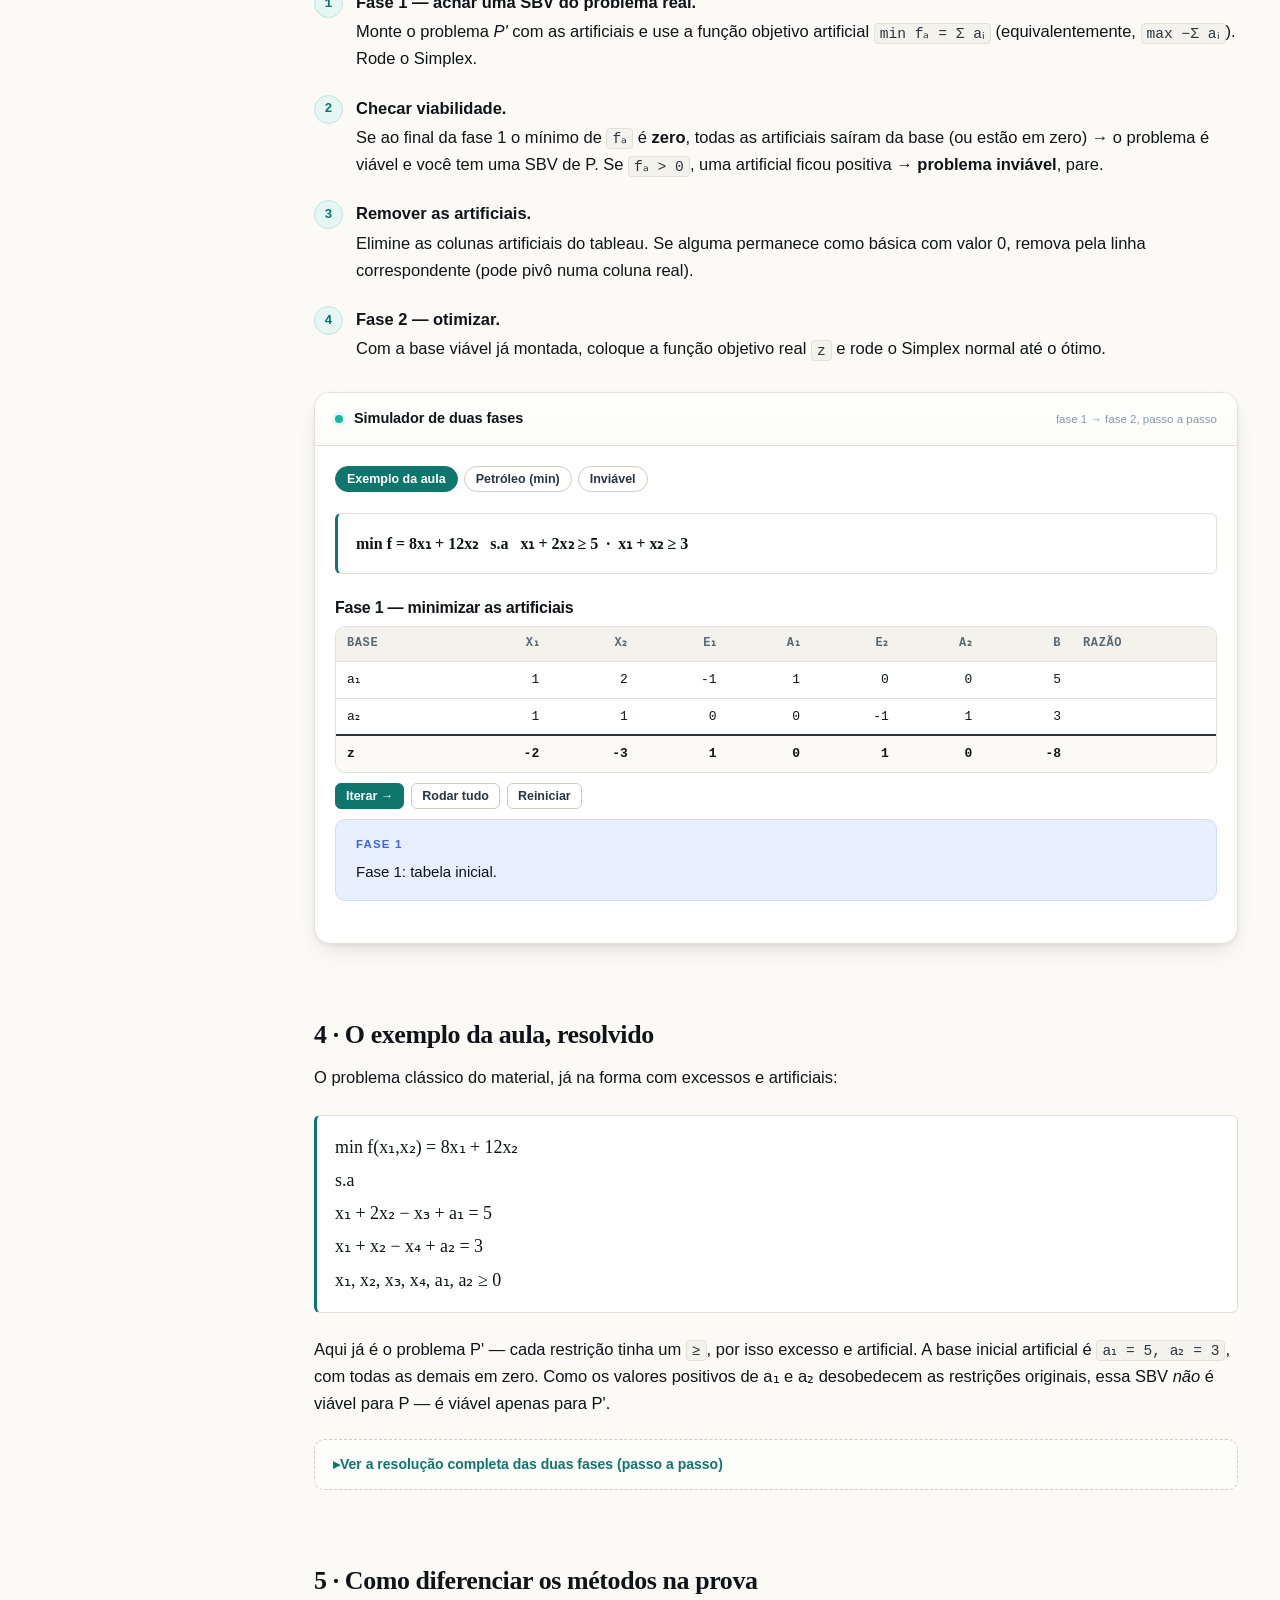
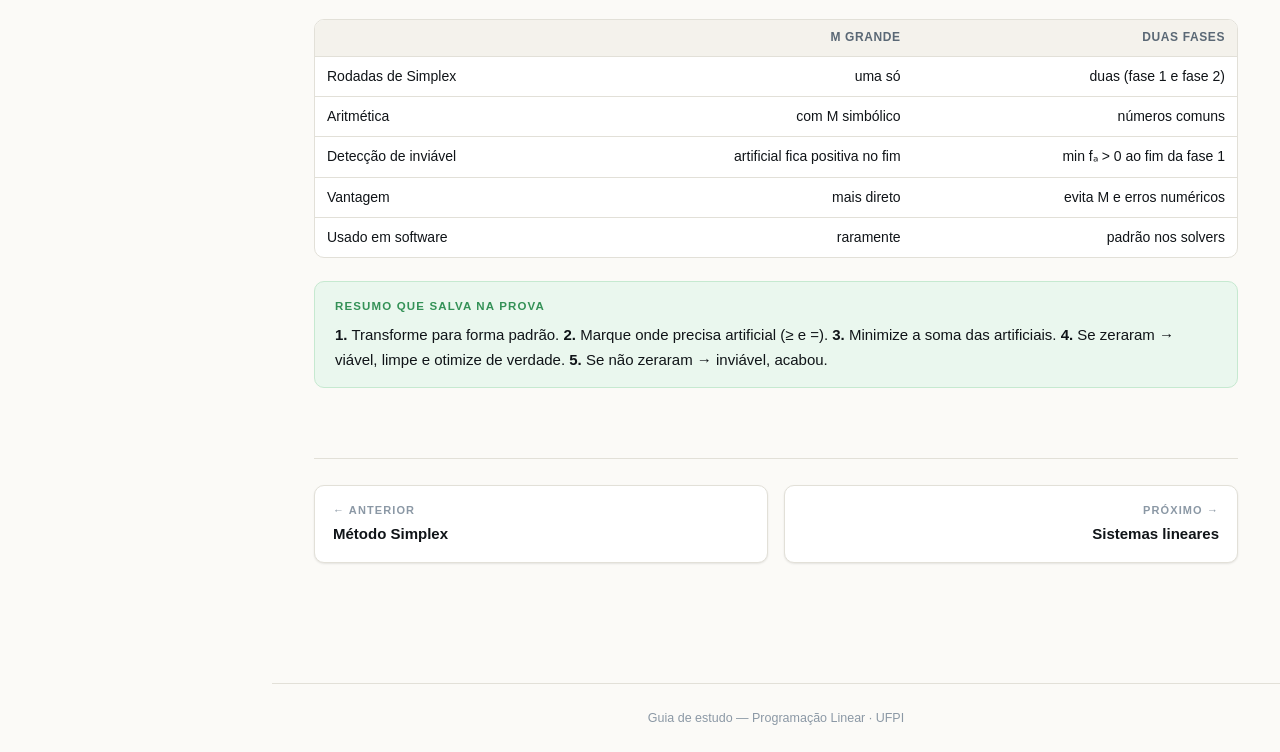
<file: duasfases.html>
<!DOCTYPE html>
<html lang="pt-BR">
<head>
<meta charset="UTF-8">
<meta name="viewport" content="width=device-width, initial-scale=1">
<title>M Grande e duas fases — Guia da 2ª Prova</title>
<link rel="stylesheet" href="assets/css/style.css">
</head>
<body data-page="duasfases">
<div class="shell">
  <aside class="sidebar"></aside>
  <div class="main">
    <div class="topbar"><div class="topbar-inner"></div></div>
    <main class="content">

      <div class="page-head">
        <div class="eyebrow">Unidade VIII · Simplex · base inicial</div>
        <h1>M Grande e duas fases</h1>
        <p class="lead">O protótipo do Simplex depende de uma base inicial óbvia — o que só acontece quando todas as restrições são <code>≤</code> com <code>b ≥ 0</code>. Quando aparecem <code>≥</code> ou <code>=</code>, a folga não dá base. É aí que entram as variáveis artificiais.</p>
      </div>

      <h2>1 · Por que a base "de graça" falha</h2>
      <p>Com restrições <code>≤</code>, cada folga tem coluna unitária e coeficiente +1 — ela pode ser básica com valor <code>bᵢ</code>. Mas:</p>
      <ul>
        <li><code>≥</code> usa <b>excesso</b> com coeficiente −1: a coluna é <code>−1</code>, então a variável não pode ser básica com valor positivo;</li>
        <li><code>=</code> não tem variável nenhuma para ocupar a base.</li>
      </ul>

      <div class="formula">
        3x₁ + 2x₂ ≥ 6 &nbsp;→&nbsp; 3x₁ + 2x₂ − e₁ = 6 &nbsp;&nbsp;(e₁ ≥ 0 é excesso)<br>
        3x₁ + 2x₂ = 6 &nbsp;→&nbsp; sem folga, sem excesso
      </div>

      <p>A solução: em cada restrição problemática, adiciona-se uma <strong>variável artificial</strong> <code>aᵢ ≥ 0</code> com coeficiente +1. Ela forma a base inicial — mas atenção: atribuir valores positivos a ela <em>viola a restrição original</em>. Por isso criamos um novo problema <em>P'</em>, cujas soluções viáveis com <code>aᵢ = 0</code> correspondem às soluções viáveis do problema P.</p>

      <div class="def">
        <span class="callout-title">Regra de introdução</span>
        <p style="margin:0">
          <code>≤</code> → só folga (+1).<br>
          <code>≥</code> → excesso (−1) <em>e</em> artificial (+1).<br>
          <code>=</code> → só artificial (+1).<br>
          Toda artificial ganha <b>+1</b> em valor absoluto na função objetivo artificial a ser minimizada.
        </p>
      </div>

      <h2>2 · Método do M Grande</h2>
      <p>Uma única rodada de Simplex, mas com um "castigo" enorme para as artificiais: penaliza-se cada artificial com um coeficiente <code>M</code> muito grande (simbólico). Na prática, o algoritmo é forçado a zerá-las para maximizar z.</p>

      <div class="formula">
        max &nbsp; z = Σ cⱼxⱼ <span class="hl">− M·Σ aᵢ</span> &nbsp;&nbsp;&nbsp;(M ≫ qualquer coeficiente real)
      </div>
      <p>Ao final: se alguma artificial permanece positiva na base, o problema é <b>inviável</b>. Se todas saíram da base (ou estão em zero), elimina-se as colunas artificiais e a solução é a do problema real.</p>

      <div class="warn">
        <span class="callout-title">Cuidado com M</span>
        Como M é simbólico, você precisa decidir quem entra comparando coeficientes da forma <code>α + βM</code>. A regra prática: primeiro compare o coeficiente de M (mais negativo ganha); em caso de empate, compare a parte constante. Muitos professores pedem apenas a intuição, não a aritmética simbólica — mas saiba a regra.
      </div>

      <h2>3 · Método das duas fases</h2>
      <p>Evita o M simbólico dividindo o trabalho em duas rodadas de Simplex comuns.</p>

      <ol class="step-list">
        <li>
          <b>Fase 1 — achar uma SBV do problema real.</b>
          Monte o problema <em>P'</em> com as artificiais e use a função objetivo artificial <code>min fₐ = Σ aᵢ</code> (equivalentemente, <code>max −Σ aᵢ</code>). Rode o Simplex.
        </li>
        <li>
          <b>Checar viabilidade.</b>
          Se ao final da fase 1 o mínimo de <code>fₐ</code> é <b>zero</b>, todas as artificiais saíram da base (ou estão em zero) → o problema é viável e você tem uma SBV de P. Se <code>fₐ &gt; 0</code>, uma artificial ficou positiva → <b>problema inviável</b>, pare.
        </li>
        <li>
          <b>Remover as artificiais.</b>
          Elimine as colunas artificiais do tableau. Se alguma permanece como básica com valor 0, remova pela linha correspondente (pode pivô numa coluna real).
        </li>
        <li>
          <b>Fase 2 — otimizar.</b>
          Com a base viável já montada, coloque a função objetivo real <code>z</code> e rode o Simplex normal até o ótimo.
        </li>
      </ol>

      <div class="lab">
        <div class="lab-head">
          <span class="dot"></span>
          <span class="lab-title">Simulador de duas fases</span>
          <span class="lab-hint">fase 1 → fase 2, passo a passo</span>
        </div>
        <div class="lab-body">
          <div class="chips" id="tpChips" style="margin-bottom:16px">
            <button class="chip on" data-p="aula">Exemplo da aula</button>
            <button class="chip" data-p="petroleo">Petróleo (min)</button>
            <button class="chip" data-p="inviavel">Inviável</button>
          </div>

          <div id="tpProblem" class="formula" style="font-size:1rem"></div>

          <div id="tpPhase1">
            <h4 style="margin-top:20px">Fase 1 — minimizar as artificiais</h4>
            <div class="tbl-wrap" style="margin:0"><div id="tpT1"></div></div>
            <div class="btn-row" style="margin-top:10px">
              <button class="btn primary btn-sm" id="tpNext1">Iterar →</button>
              <button class="btn btn-sm" id="tpRun1">Rodar tudo</button>
              <button class="btn btn-sm" id="tpReset1">Reiniciar</button>
            </div>
            <div id="tpMsg1" class="note" style="margin-top:10px"><span class="callout-title">Fase 1</span><span id="tpMsg1Txt">—</span></div>
          </div>

          <div id="tpPhase2" style="display:none;margin-top:26px">
            <h4>Fase 2 — otimizar a função real</h4>
            <div class="tbl-wrap" style="margin:0"><div id="tpT2"></div></div>
            <div class="btn-row" style="margin-top:10px">
              <button class="btn primary btn-sm" id="tpNext2">Iterar →</button>
              <button class="btn btn-sm" id="tpRun2">Rodar tudo</button>
            </div>
            <div id="tpMsg2" class="tip" style="margin-top:10px"><span class="callout-title">Fase 2</span><span id="tpMsg2Txt">—</span></div>
          </div>

          <div id="tpVerdict" class="tip" style="margin-top:16px;display:none">
            <span class="callout-title">Veredito final</span>
            <span id="tpVerdictTxt"></span>
          </div>
        </div>
      </div>

      <h2>4 · O exemplo da aula, resolvido</h2>
      <p>O problema clássico do material, já na forma com excessos e artificiais:</p>
      <div class="formula">
        min f(x₁,x₂) = 8x₁ + 12x₂<br>
        s.a<br>
        x₁ + 2x₂ − x₃ + a₁ = 5<br>
        x₁ + x₂ − x₄ + a₂ = 3<br>
        x₁, x₂, x₃, x₄, a₁, a₂ ≥ 0
      </div>
      <p>Aqui já é o problema P' — cada restrição tinha um <code>≥</code>, por isso excesso e artificial. A base inicial artificial é <code>a₁ = 5, a₂ = 3</code>, com todas as demais em zero. Como os valores positivos de a₁ e a₂ desobedecem as restrições originais, essa SBV <em>não</em> é viável para P — é viável apenas para P'.</p>

      <details class="answer-reveal">
        <summary>Ver a resolução completa das duas fases (passo a passo)</summary>
        <p><b>Fase 1.</b> Função artificial: <code>min a₁ + a₂</code>. Substituindo as artificiais pela sua expressão em função das variáveis reais (a₁ = 5 − x₁ − 2x₂ + x₃, a₂ = 3 − x₁ − x₂ + x₄):</p>
        <div class="formula" style="font-size:1rem">
          a₁ + a₂ = 8 − 2x₁ − 3x₂ + x₃ + x₄
        </div>
        <p>Lineares; o Simplex reduz a₁+a₂ até zero. Ao final da fase 1, as artificiais deixam a base e obtém-se uma SBV real.</p>
        <p><b>Fase 2.</b> Eliminam-se as colunas a₁ e a₂ e monta-se a linha z do problema real <code>min 8x₁ + 12x₂</code>. Roda-se o Simplex até o critério de parada (na minimização, para quando todos os coeficientes reduzidos forem ≥ 0 na forma apropriada).</p>
        <p class="small muted">Use o simulador acima com o preset "Petróleo" para ver cada tableau.</p>
      </details>

      <h2>5 · Como diferenciar os métodos na prova</h2>
      <div class="tbl-wrap">
        <table>
          <thead><tr><th>&nbsp;</th><th>M Grande</th><th>Duas fases</th></tr></thead>
          <tbody>
            <tr><td>Rodadas de Simplex</td><td>uma só</td><td>duas (fase 1 e fase 2)</td></tr>
            <tr><td>Aritmética</td><td>com M simbólico</td><td>números comuns</td></tr>
            <tr><td>Detecção de inviável</td><td>artificial fica positiva no fim</td><td>min fₐ &gt; 0 ao fim da fase 1</td></tr>
            <tr><td>Vantagem</td><td>mais direto</td><td>evita M e erros numéricos</td></tr>
            <tr><td>Usado em software</td><td>raramente</td><td>padrão nos solvers</td></tr>
          </tbody>
        </table>
      </div>

      <div class="tip">
        <span class="callout-title">Resumo que salva na prova</span>
        <b>1.</b> Transforme para forma padrão. <b>2.</b> Marque onde precisa artificial (≥ e =). <b>3.</b> Mini­mize a soma das artificiais. <b>4.</b> Se zeraram → viável, limpe e otimize de verdade. <b>5.</b> Se não zeraram → inviável, acabou.
      </div>

      <div class="page-nav"></div>
    </main>
    <footer class="site-foot">Guia de estudo — Programação Linear · UFPI</footer>
  </div>
</div>
<script src="assets/js/core.js"></script>
<script>
PL.boot();

/* ==========================================================================
   Solver genérico do Simplex (min/max, restrições ≤, ≥, =)
   Usa duas fases. Gera tableaux passo a passo.
   ========================================================================== */
function nf(v) {
  if (Math.abs(v) < 1e-9) return '0';
  const r = Math.round(v * 1000) / 1000;
  return Number.isInteger(r) ? String(r) : r.toFixed(3).replace(/0+$/, '').replace(/\.$/, '');
}

function solveTwoPhase(obj, sense, cons) {
  const n = obj.length, m = cons.length;
  const rows = cons.map(k => {
    let a = k.a.slice(), op = k.op, b = k.b;
    if (b < 0) { a = a.map(x => -x); b = -b; op = op === '<=' ? '>=' : op === '>=' ? '<=' : '='; }
    return { a, op, b };
  });
  let slackIdx = [], excessIdx = [], artIdx = [];
  const colsInfo = [];
  for (let j = 0; j < n; j++) colsInfo.push({ name: 'x' + '₁₂₃₄₅₆'[j], type: 'real' });
  const rowExtra = rows.map(r => {
    const e = { slack: null, exc: null, art: null };
    if (r.op === '<=') { e.slack = colsInfo.length; colsInfo.push({ name: 's' + '₁₂₃₄₅₆'[slackIdx.length], type: 'slack' }); slackIdx.push(e.slack); }
    if (r.op === '>=') { e.exc = colsInfo.length; colsInfo.push({ name: 'e' + '₁₂₃₄₅₆'[excessIdx.length], type: 'excess' }); excessIdx.push(e.exc);
                          e.art = colsInfo.length; colsInfo.push({ name: 'a' + '₁₂₃₄₅₆'[artIdx.length], type: 'artificial' }); artIdx.push(e.art); }
    if (r.op === '=') { e.art = colsInfo.length; colsInfo.push({ name: 'a' + '₁₂₃₄₅₆'[artIdx.length], type: 'artificial' }); artIdx.push(e.art); }
    return e;
  });
  const NC = colsInfo.length;
  let T = [];
  for (let i = 0; i < m; i++) {
    const row = new Array(NC).fill(0);
    for (let j = 0; j < n; j++) row[j] = rows[i].a[j];
    const e = rowExtra[i];
    if (e.slack != null) row[e.slack] = 1;
    if (e.exc != null) row[e.exc] = -1;
    if (e.art != null) row[e.art] = 1;
    row.push(rows[i].b);
    T.push(row);
  }
  let basic = rowExtra.map(e => e.art != null ? e.art : e.slack);
  const BCOL = NC;

  function zRow(cvec) {
    const zr = new Array(NC + 1).fill(0);
    for (let j = 0; j < NC; j++) zr[j] = -cvec[j];
    for (let i = 0; i < m; i++) {
      const cb = cvec[basic[i]];
      if (Math.abs(cb) < 1e-12) continue;
      for (let j = 0; j <= NC; j++) zr[j] += cb * T[i][j];
    }
    return zr;
  }
  function runPhase(cvec, label, T0, B0) {
    const frames = [];
    let A = T0.map(r => r.slice());
    let B = B0.slice();
    T = A; basic = B;
    let iter = 0, status = 'running', msg = '';
    frames.push({ T: A.map(r=>r.slice()), basic: B.slice(), zr: zRow(cvec), status, msg: label+': tabela inicial.', dec: null });
    while (iter < 40) {
      const zr = zRow(cvec);
      let enter = -1, best = -1e-9;
      for (let j = 0; j < NC; j++) { if (colsInfo[j].type === 'excess') continue; if (zr[j] < best) { best = zr[j]; enter = j; } }
      if (enter === -1) { status = 'optimal'; msg = 'Sem reduzidos negativos: ótimo.'; break; }
      let leave = -1, br = Infinity, tie = false;
      for (let i = 0; i < m; i++) if (A[i][enter] > 1e-9) { const r = A[i][BCOL]/A[i][enter]; if (r < br-1e-12){br=r;leave=i;tie=false;} else if (Math.abs(r-br)<1e-12) tie = true; }
      if (leave === -1) { status = 'unbounded'; msg = 'Ilimitado.'; break; }
      const dec = { enter, leave, ratio: br, tie };
      const pv = A[leave][enter];
      for (let j = 0; j <= NC; j++) A[leave][j] /= pv;
      for (let i = 0; i < m; i++) { if (i===leave) continue; const f=A[i][enter]; if (Math.abs(f)<1e-12) continue; for (let j=0;j<=NC;j++) A[i][j]-=f*A[leave][j]; }
      B[leave] = enter; iter++;
      msg = `${colsInfo[enter].name} entra, linha ${leave+1} sai (razão ${nf(br)}).`;
      frames.push({ T: A.map(r=>r.slice()), basic: B.slice(), zr: zRow(cvec), status, msg, dec });
    }
    frames.forEach(f => {
      f.colNames = colsInfo.map(c => c.name);
      f.basicNames = f.basic.map(b => colsInfo[b] ? colsInfo[b].name : '?');
    });

    const last = frames[frames.length-1]; last.status = status; last.msg = msg;
    return frames;
  }

  const cArt = new Array(NC).fill(0); artIdx.forEach(a => cArt[a] = 1);
  const cvec1 = cArt.map(c => -c);
  const frames1 = runPhase(cvec1, 'Fase 1', T.map(r=>r.slice()), basic.slice());
  const fl = frames1[frames1.length-1];
  let sumArt = 0;
  artIdx.forEach(a => { const i = fl.basic.indexOf(a); if (i>=0) sumArt += fl.T[i][BCOL]; });
  if (sumArt > 1e-6) return { colsInfo, frames1, frames2: null, feasible:false, sumArt, sense, obj };

  // fase 2: remove colunas artificiais
  let T2 = fl.T.map(r=>r.slice()); let B2 = fl.basic.slice();
  const keep = [];
  for (let j=0;j<=NC;j++) if (!artIdx.includes(j) || j===BCOL) keep.push(j);
  const mapOld = {}; keep.forEach((old,ne)=>mapOld[old]=ne);
  T2 = T2.map(row=>keep.map(old=>row[old]));
  B2 = B2.map(b=>mapOld[b]!==undefined?mapOld[b]:b);
  const cols2 = keep.filter(j=>j!==BCOL).map(j=>colsInfo[j]);
  const NC2 = cols2.length;

  // reescrever runPhase2 usando NC2
  const cFull = new Array(NC2).fill(0);
  for (let j=0;j<NC2;j++){ const nm=cols2[j].name; if(nm[0]==='x'){ const idx='₁₂₃₄₅₆'.indexOf(nm[1]); if(idx>=0&&idx<n) cFull[j] = (sense==='max'?obj[idx]:-obj[idx]); } }

  function zR2(A,B){ const zr=new Array(NC2+1).fill(0); for(let j=0;j<NC2;j++) zr[j]=-cFull[j];
    for(let i=0;i<m;i++){ const cb=cFull[B[i]]??0; if(Math.abs(cb)<1e-12)continue; for(let j=0;j<=NC2;j++) zr[j]+=cb*A[i][j]; } return zr; }

  let A=T2.map(r=>r.slice()), B=B2.slice();
  const frames2=[]; let iter=0, status='running', msg='';
  frames2.push({T:A.map(r=>r.slice()),basic:B.slice(),zr:zR2(A,B),status,msg:'Fase 2: tabela inicial.',dec:null});
  while(iter<40){
    const zr=zR2(A,B); let enter=-1,best=-1e-9;
    for(let j=0;j<NC2;j++){ if(cols2[j].type==='excess')continue; if(zr[j]<best){best=zr[j];enter=j;} }
    if(enter===-1){status='optimal';msg='Sem reduzidos negativos: ótimo.';break;}
    let leave=-1,br=Infinity,tie=false;
    for(let i=0;i<m;i++) if(A[i][enter]>1e-9){const r=A[i][NC2]/A[i][enter]; if(r<br-1e-12){br=r;leave=i;tie=false;}else if(Math.abs(r-br)<1e-12)tie=true;}
    if(leave===-1){status='unbounded';msg='Ilimitado.';break;}
    const dec={enter,leave,ratio:br,tie};
    const pv=A[leave][enter];
    for(let j=0;j<=NC2;j++)A[leave][j]/=pv;
    for(let i=0;i<m;i++){if(i===leave)continue;const f=A[i][enter];if(Math.abs(f)<1e-12)continue;for(let j=0;j<=NC2;j++)A[i][j]-=f*A[leave][j];}
    B[leave]=enter;iter++;
    msg=`${cols2[enter].name} entra, linha ${leave+1} sai (razão ${nf(br)}).`;
    frames2.push({T:A.map(r=>r.slice()),basic:B.slice(),zr:zR2(A,B),status,msg,dec});
  }
  const last=frames2[frames2.length-1];last.status=status;last.msg=msg;
  frames2.forEach(f => {
    f.colNames = cols2.map(c => c.name);
    f.basicNames = f.basic.map(b => cols2[b] ? cols2[b].name : '?');
  });
  return { colsInfo: cols2, frames1, frames2, feasible:true, sumArt, sense, obj };
}

/* ============ UI ============ */
(function () {
  const PRESETS = {
    aula: {
      obj: [8, 12], sense: 'min',
      cons: [
        { a: [1, 2], op: '>=', b: 5 },
        { a: [1, 1], op: '>=', b: 3 },
      ],
      label: 'min f = 8x₁ + 12x₂ &nbsp; s.a &nbsp; x₁ + 2x₂ ≥ 5 &nbsp;·&nbsp; x₁ + x₂ ≥ 3',
    },
    petroleo: {
      obj: [8, 12], sense: 'min',
      cons: [
        { a: [1, 2], op: '>=', b: 5 },
        { a: [1, 1], op: '>=', b: 3 },
      ],
      label: 'Compra e refino de petróleo — min f = 8x₁ + 12x₂ &nbsp; s.a &nbsp; x₁ + 2x₂ ≥ 5 &nbsp;·&nbsp; x₁ + x₂ ≥ 3',
    },
    inviavel: {
      obj: [1, 1], sense: 'max',
      cons: [
        { a: [1, 1], op: '<=', b: 2 },
        { a: [1, 1], op: '>=', b: 5 },
      ],
      label: 'max f = x₁ + x₂ &nbsp; s.a &nbsp; x₁ + x₂ ≤ 2 &nbsp;·&nbsp; x₁ + x₂ ≥ 5 &nbsp; (impossível)',
    },
  };

  let model = null, name = 'aula';
  let i1 = 0, i2 = 0;

  // Renderiza usando os nomes gravados NO PRÓPRIO quadro (colNames/basicNames),
  // para que a fase 1 (com artificiais) e a fase 2 (sem) nunca se confundam.
  function renderTable(container, frame) {
    const names = frame.colNames;
    const NC = names.length;
    let h = '<table class="tab-simplex"><thead><tr><th class="basic">Base</th>';
    names.forEach(n => h += `<th>${n}</th>`);
    h += '<th>b</th><th style="text-align:left">razão</th></tr></thead><tbody>';
    const dec = frame.dec;
    for (let i = 0; i < frame.T.length; i++) {
      const isOut = dec && i === dec.leave;
      h += `<tr class="${isOut ? 'row-out' : ''}"><td class="basic">${frame.basicNames[i]}</td>`;
      for (let j = 0; j < NC; j++) {
        const isPiv = isOut && dec && j === dec.enter;
        const cls = isPiv ? 'piv' : (dec && j === dec.enter ? 'col-in' : '');
        h += `<td class="${cls}">${nf(frame.T[i][j])}</td>`;
      }
      h += `<td>${nf(frame.T[i][NC])}</td>`;
      let rt = '';
      if (dec) rt = frame.T[i][dec.enter] > 1e-9 ? nf(frame.T[i][NC] / frame.T[i][dec.enter]) : '—';
      h += `<td style="text-align:left;color:#8b98a5;font-size:12px">${rt}</td></tr>`;
    }
    h += '<tr class="obj-row"><td class="basic">z</td>';
    for (let j = 0; j < NC; j++) h += `<td class="${dec && j === dec.enter ? 'col-in' : ''}">${nf(frame.zr[j])}</td>`;
    h += `<td>${nf(frame.zr[NC])}</td><td></td></tr>`;
    h += '</tbody></table>';
    container.innerHTML = h;
  }

  function build(name) {
    const p = PRESETS[name];
    document.getElementById('tpProblem').innerHTML = '<b>' + p.label + '</b>';
    model = solveTwoPhase(p.obj, p.sense, p.cons);
    i1 = 0; i2 = 0;
    document.getElementById('tpPhase2').style.display = 'none';
    document.getElementById('tpVerdict').style.display = 'none';
    document.getElementById('tpPhase1').style.display = 'block';
    paintPhase1();
    if (!model.feasible) {
      document.getElementById('tpMsg1').className = 'danger';
      document.getElementById('tpMsg1Txt').innerHTML =
        `<b>Inviável.</b> Ao fim da fase 1, a soma das artificiais é ${nf(model.sumArt)} > 0 — não existe solução viável para o problema original. Nada a otimizar.`;
      document.getElementById('tpPhase2').style.display = 'none';
      document.getElementById('tpVerdict').style.display = 'none';
      document.getElementById('tpNext1').disabled = false;
      document.getElementById('tpRun1').disabled = false;
      return;
    }
    document.getElementById('tpNext1').disabled = false;
    document.getElementById('tpRun1').disabled = false;
  }

  function paintPhase1() {
    const f = model.frames1[i1];
    renderTable(document.getElementById('tpT1'), f);
    const isLast = i1 === model.frames1.length - 1;
    document.getElementById('tpMsg1').className = isLast ? 'tip' : 'note';
    document.getElementById('tpMsg1Txt').innerHTML = f.msg || '—';
    document.getElementById('tpNext1').disabled = isLast;
    if (isLast && model.feasible) {
      document.getElementById('tpMsg1Txt').innerHTML =
        '<b>Fase 1 concluída.</b> Todas as artificiais saíram da base (soma = 0). A base atual é uma SBV do problema real. Siga para a fase 2.';
      document.getElementById('tpPhase2').style.display = 'block';
      paintPhase2();
    }
  }

  function paintPhase2() {
    if (!model.frames2) return;
    const f = model.frames2[i2];
    renderTable(document.getElementById('tpT2'), f);
    const isLast = i2 === model.frames2.length - 1;
    document.getElementById('tpMsg2').className = isLast ? 'tip' : 'note';
    document.getElementById('tpMsg2Txt').innerHTML = f.msg || '—';
    document.getElementById('tpNext2').disabled = isLast;
    if (isLast) {
      // veredito
      const vb = document.getElementById('tpVerdict');
      vb.style.display = 'block';
      const val = f.zr[f.colNames.length];
      let sols = [];
      f.basicNames.forEach((name, i) => {
        if (name.startsWith('x')) {
          sols.push(`${name} = ${nf(f.T[i][f.colNames.length])}`);
        }
      });
      // variáveis de decisão que não estão na base valem 0
      f.colNames.forEach(name => {
        if (name.startsWith('x') && !sols.some(s => s.startsWith(name + ' '))) {
          sols.push(`${name} = 0`);
        }
      });
      if (f.status === 'optimal') {
        vb.className = 'tip';
        // o solver usa max(−f) para minimização; exibimos o f real
        const realVal = model.sense === 'min' ? -val : val;
        document.getElementById('tpVerdictTxt').innerHTML =
          `<b>Ótimo.</b> ${sols.join(' · ')} &nbsp;e&nbsp; f = <b>${nf(realVal)}</b>.`;
      } else if (f.status === 'unbounded') {
        vb.className = 'danger';
        document.getElementById('tpVerdictTxt').innerHTML = '<b>Objetivo ilimitado</b> — não há solução ótima finita.';
      } else {
        vb.className = 'warn';
        document.getElementById('tpVerdictTxt').innerHTML = 'Execute até o fim para ver o veredito.';
      }
    }
  }

  document.getElementById('tpNext1').addEventListener('click', () => { if (i1 < model.frames1.length - 1) { i1++; paintPhase1(); } });
  document.getElementById('tpRun1').addEventListener('click', () => { i1 = model.frames1.length - 1; paintPhase1(); });
  document.getElementById('tpReset1').addEventListener('click', () => build(name));
  document.getElementById('tpNext2')?.addEventListener('click', () => { if (i2 < model.frames2.length - 1) { i2++; paintPhase2(); } });
  document.getElementById('tpRun2')?.addEventListener('click', () => { i2 = model.frames2.length - 1; paintPhase2(); });

  document.querySelectorAll('#tpChips .chip').forEach(c => {
    c.addEventListener('click', () => {
      document.querySelectorAll('#tpChips .chip').forEach(x => x.classList.remove('on'));
      c.classList.add('on');
      name = c.dataset.p;
      build(name);
    });
  });

  build('aula');
})();
</script>
</body>
</html>
</file>
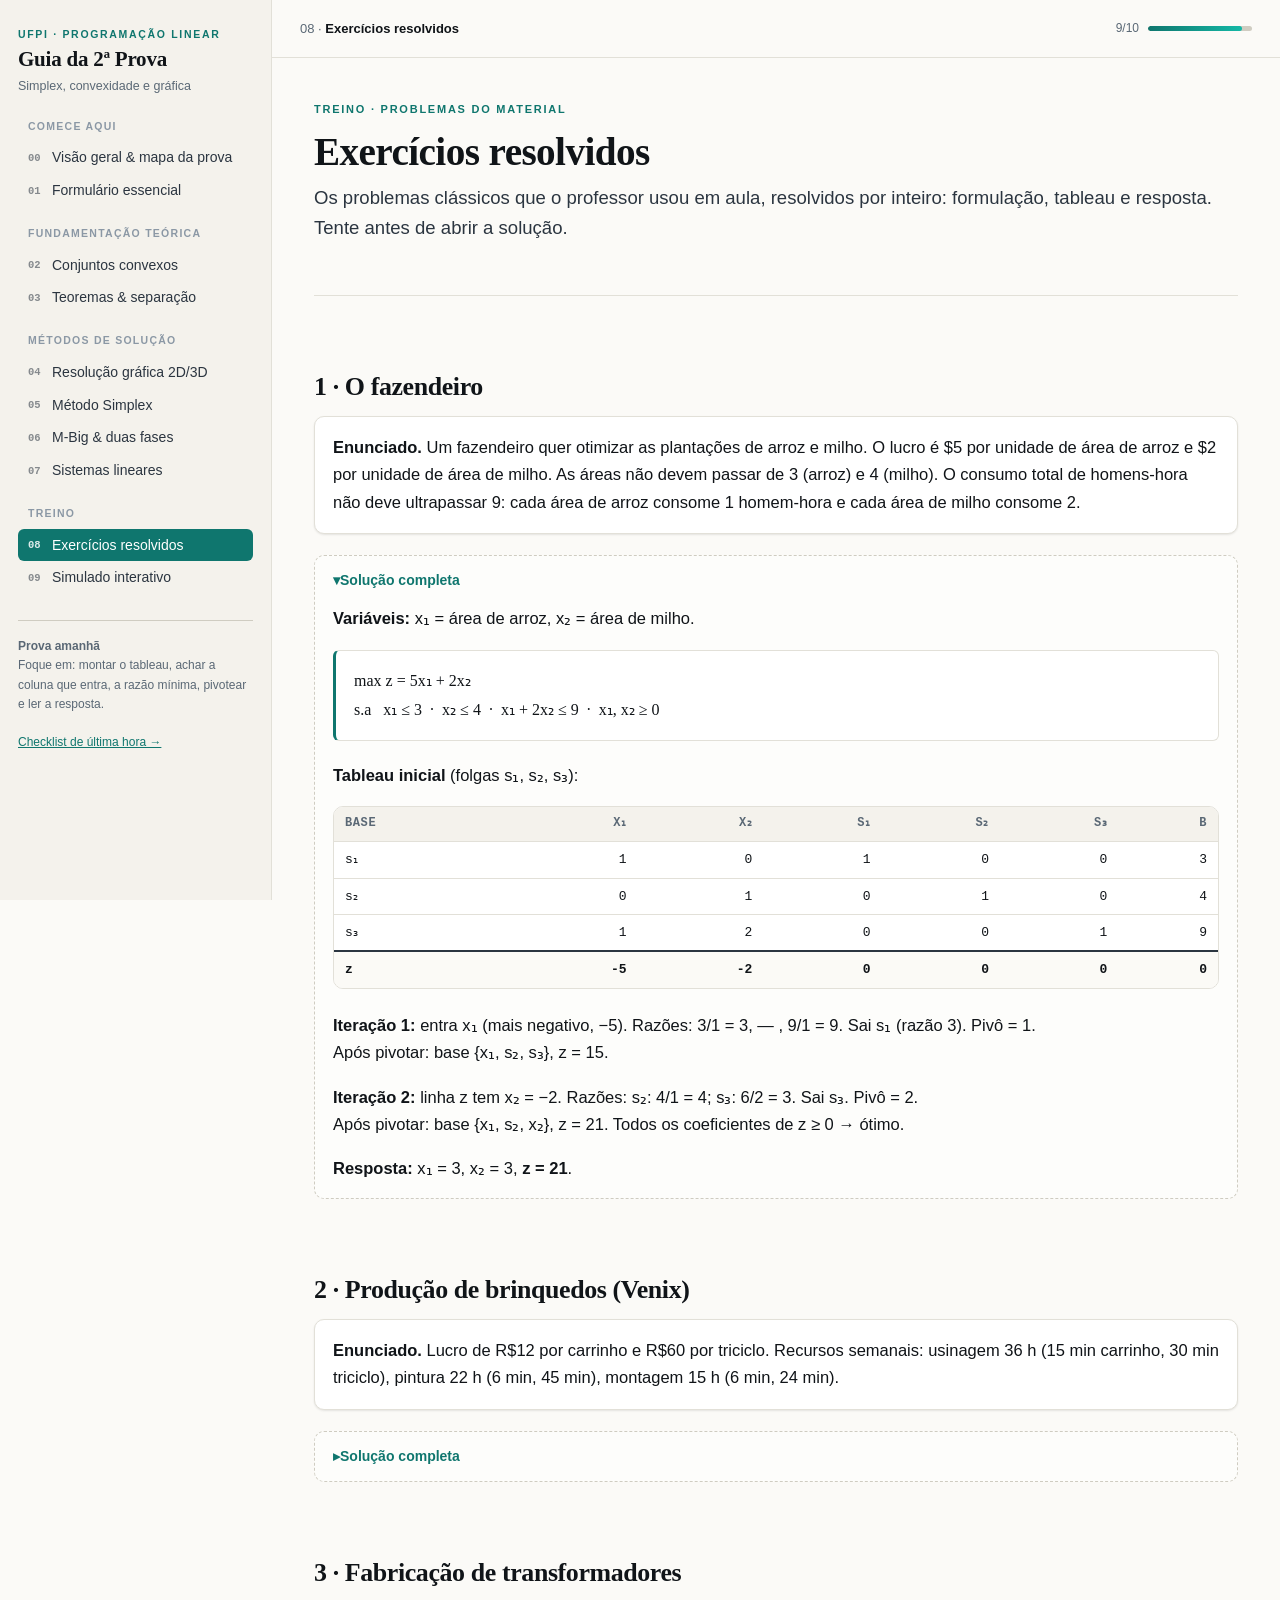
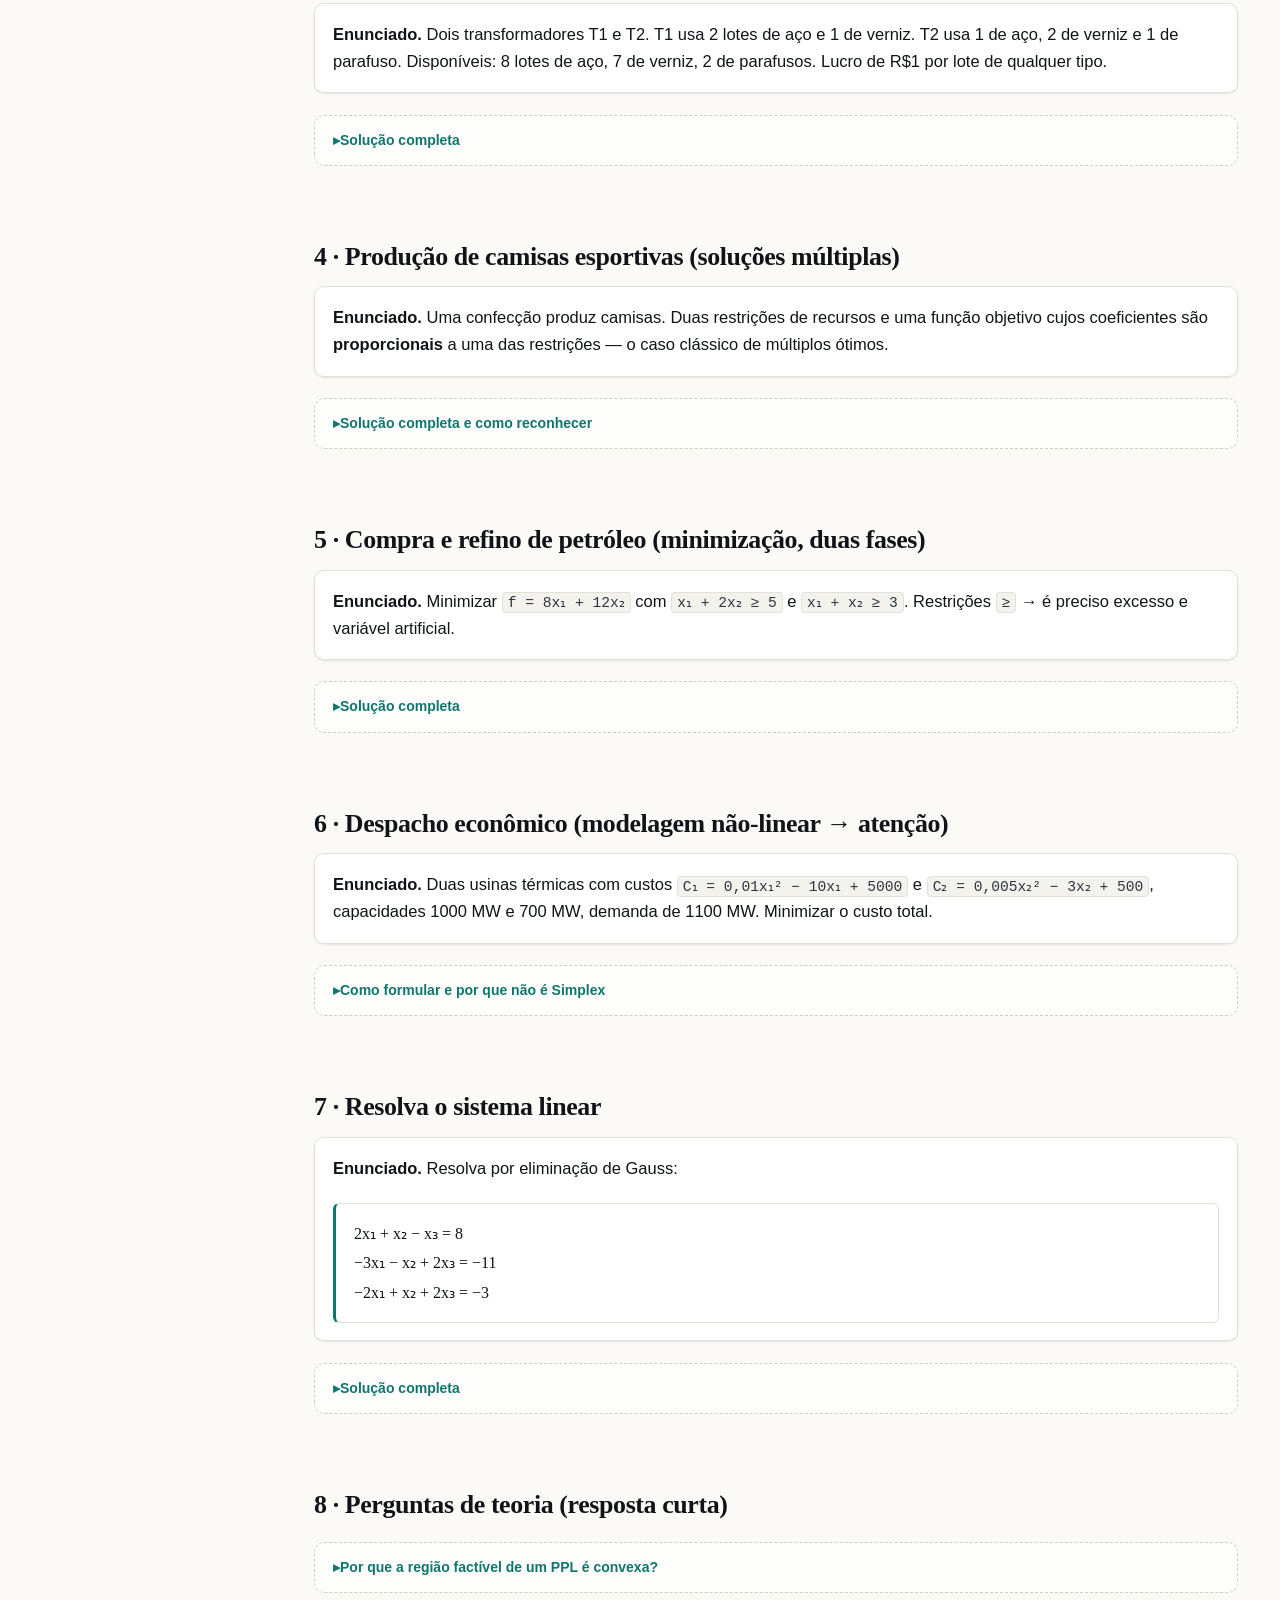
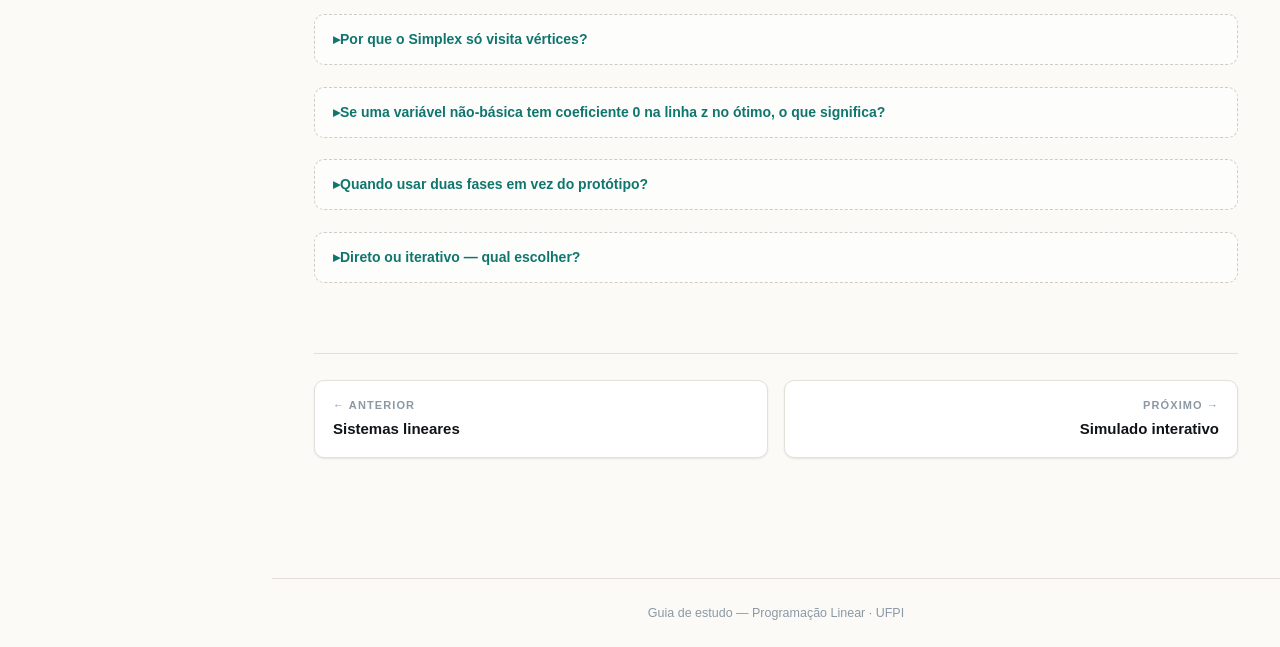
<file: exercicios.html>
<!DOCTYPE html>
<html lang="pt-BR">
<head>
<meta charset="UTF-8">
<meta name="viewport" content="width=device-width, initial-scale=1">
<title>Exercícios resolvidos — Guia da 2ª Prova</title>
<link rel="stylesheet" href="assets/css/style.css">
</head>
<body data-page="exercicios">
<div class="shell">
  <aside class="sidebar"></aside>
  <div class="main">
    <div class="topbar"><div class="topbar-inner"></div></div>
    <main class="content">

      <div class="page-head">
        <div class="eyebrow">Treino · problemas do material</div>
        <h1>Exercícios resolvidos</h1>
        <p class="lead">Os problemas clássicos que o professor usou em aula, resolvidos por inteiro: formulação, tableau e resposta. Tente antes de abrir a solução.</p>
      </div>

      <!-- 1 -->
      <h2>1 · O fazendeiro</h2>
      <div class="card" style="margin-bottom:0">
        <p><b>Enunciado.</b> Um fazendeiro quer otimizar as plantações de arroz e milho. O lucro é $5 por unidade de área de arroz e $2 por unidade de área de milho. As áreas não devem passar de 3 (arroz) e 4 (milho). O consumo total de homens-hora não deve ultrapassar 9: cada área de arroz consome 1 homem-hora e cada área de milho consome 2.</p>
      </div>
      <details class="answer-reveal" open>
        <summary>Solução completa</summary>
        <p><b>Variáveis:</b> x₁ = área de arroz, x₂ = área de milho.</p>
        <div class="formula" style="font-size:1rem">
          max z = 5x₁ + 2x₂<br>
          s.a &nbsp; x₁ ≤ 3 &nbsp;·&nbsp; x₂ ≤ 4 &nbsp;·&nbsp; x₁ + 2x₂ ≤ 9 &nbsp;·&nbsp; x₁, x₂ ≥ 0
        </div>
        <p><b>Tableau inicial</b> (folgas s₁, s₂, s₃):</p>
        <div class="tbl-wrap"><table class="tab-simplex">
          <thead><tr><th class="basic">Base</th><th>x₁</th><th>x₂</th><th>s₁</th><th>s₂</th><th>s₃</th><th>b</th></tr></thead>
          <tbody>
            <tr><td>s₁</td><td>1</td><td>0</td><td>1</td><td>0</td><td>0</td><td>3</td></tr>
            <tr><td>s₂</td><td>0</td><td>1</td><td>0</td><td>1</td><td>0</td><td>4</td></tr>
            <tr><td>s₃</td><td>1</td><td>2</td><td>0</td><td>0</td><td>1</td><td>9</td></tr>
            <tr class="obj-row"><td>z</td><td>-5</td><td>-2</td><td>0</td><td>0</td><td>0</td><td>0</td></tr>
          </tbody>
        </table></div>
        <p><b>Iteração 1:</b> entra x₁ (mais negativo, −5). Razões: 3/1 = 3, — , 9/1 = 9. Sai s₁ (razão 3). Pivô = 1.<br>
        Após pivotar: base {x₁, s₂, s₃}, z = 15.</p>
        <p><b>Iteração 2:</b> linha z tem x₂ = −2. Razões: s₂: 4/1 = 4; s₃: 6/2 = 3. Sai s₃. Pivô = 2.<br>
        Após pivotar: base {x₁, s₂, x₂}, z = 21. Todos os coeficientes de z ≥ 0 → ótimo.</p>
        <p><b>Resposta:</b> x₁ = 3, x₂ = 3, <b>z = 21</b>.</p>
      </details>

      <!-- 2 -->
      <h2>2 · Produção de brinquedos (Venix)</h2>
      <div class="card" style="margin-bottom:0">
        <p><b>Enunciado.</b> Lucro de R$12 por carrinho e R$60 por triciclo. Recursos semanais: usinagem 36 h (15 min carrinho, 30 min triciclo), pintura 22 h (6 min, 45 min), montagem 15 h (6 min, 24 min).</p>
      </div>
      <details class="answer-reveal">
        <summary>Solução completa</summary>
        <p>Convertendo minutos para horas:</p>
        <div class="formula" style="font-size:1rem">
          max z = 12x₁ + 60x₂<br>
          s.a<br>
          0,25x₁ + 0,50x₂ ≤ 36 &nbsp;(usinagem)<br>
          0,10x₁ + 0,75x₂ ≤ 22 &nbsp;(pintura)<br>
          0,10x₁ + 0,40x₂ ≤ 15 &nbsp;(montagem)<br>
          x₁, x₂ ≥ 0
        </div>
        <p>Multiplicando as duas últimas linhas por 20 e 10 para limpar decimais (opcional, mas ajuda):</p>
        <div class="formula" style="font-size:1rem">
          x₁ + 2x₂ ≤ 144 &nbsp;·&nbsp; x₁ + 7,5x₂ ≤ 220 &nbsp;·&nbsp; x₁ + 4x₂ ≤ 150
        </div>
        <p><b>Solução ótima:</b> x₁ = 70 carrinhos, x₂ = 20 triciclos, <b>z = R$ 2.040,00</b> por semana.</p>
        <p class="small muted">Confira no <a href="simplex.html">laboratório do Simplex</a>, preset "Brinquedos".</p>
      </details>

      <!-- 3 -->
      <h2>3 · Fabricação de transformadores</h2>
      <div class="card" style="margin-bottom:0">
        <p><b>Enunciado.</b> Dois transformadores T1 e T2. T1 usa 2 lotes de aço e 1 de verniz. T2 usa 1 de aço, 2 de verniz e 1 de parafuso. Disponíveis: 8 lotes de aço, 7 de verniz, 2 de parafusos. Lucro de R$1 por lote de qualquer tipo.</p>
      </div>
      <details class="answer-reveal">
        <summary>Solução completa</summary>
        <div class="formula" style="font-size:1rem">
          max z = x₁ + x₂<br>
          s.a &nbsp; 2x₁ + x₂ ≤ 8 &nbsp;·&nbsp; x₁ + 2x₂ ≤ 7 &nbsp;·&nbsp; x₂ ≤ 2 &nbsp;·&nbsp; x₁, x₂ ≥ 0
        </div>
        <p><b>Resolução:</b> a primeira iteração tem <b>empate na entrada</b> (z tem −1 em x₁ e −1 em x₂). Escolha arbitrária: x₁.</p>
        <p>Pivotando com x₁: base {x₁, s₂, s₃}. Depois entra x₂ e sai s₂. Ótimo em <b>x₁ = 3, x₂ = 2, z = 5</b>.</p>
        <div class="warn" style="margin-top:12px">
          <span class="callout-title">Ponto de prova</span>
          O empate na entrada não muda a resposta — só pode encurtar ou alongar o caminho. Diga isso na justificativa.
        </div>
      </details>

      <!-- 4 -->
      <h2>4 · Produção de camisas esportivas (soluções múltiplas)</h2>
      <div class="card" style="margin-bottom:0">
        <p><b>Enunciado.</b> Uma confecção produz camisas. Duas restrições de recursos e uma função objetivo cujos coeficientes são <b>proporcionais</b> a uma das restrições — o caso clássico de múltiplos ótimos.</p>
      </div>
      <details class="answer-reveal">
        <summary>Solução completa e como reconhecer</summary>
        <p>Use o modelo: <code>max z = x₁ + 2x₂</code> s.a <code>x₁ ≤ 3</code>, <code>x₂ ≤ 4</code>, <code>x₁ + 2x₂ ≤ 9</code>, <code>x ≥ 0</code>.</p>
        <p>Os vértices são (0,0), (3,0), (3,3), (1,4), (0,4). Calculando:</p>
        <div class="tbl-wrap"><table>
          <thead><tr><th>Vértice</th><th>z = x₁ + 2x₂</th></tr></thead>
          <tbody>
            <tr><td>(0, 0)</td><td>0</td></tr>
            <tr><td>(3, 0)</td><td>3</td></tr>
            <tr><td>(3, 3)</td><td>9</td></tr>
            <tr><td>(1, 4)</td><td><b>9</b></td></tr>
            <tr><td>(0, 4)</td><td>8</td></tr>
          </tbody>
        </table></div>
        <p>Dois vértices empatam em z = 9, e a aresta entre (3,3) e (1,4) é toda ótima: a reta <code>x₁ + 2x₂ = 9</code> coincide com a restrição. <b>Infinitas soluções ótimas</b>, todas com z = 9.</p>
        <p class="small">No Simplex, após atingir o ótimo o coeficiente de x₁ (não-básica) na linha z é 0 — é exatamente esse o sinal de múltiplos ótimos.</p>
      </details>

      <!-- 5 -->
      <h2>5 · Compra e refino de petróleo (minimização, duas fases)</h2>
      <div class="card" style="margin-bottom:0">
        <p><b>Enunciado.</b> Minimizar <code>f = 8x₁ + 12x₂</code> com <code>x₁ + 2x₂ ≥ 5</code> e <code>x₁ + x₂ ≥ 3</code>. Restrições <code>≥</code> → é preciso excesso e variável artificial.</p>
      </div>
      <details class="answer-reveal">
        <summary>Solução completa</summary>
        <p>Forma com excessos e artificiais:</p>
        <div class="formula" style="font-size:1rem">
          min 8x₁ + 12x₂<br>
          x₁ + 2x₂ − e₁ + a₁ = 5<br>
          x₁ + x₂ − e₂ + a₂ = 3<br>
          x, e, a ≥ 0
        </div>
        <p><b>Fase 1:</b> minimizar a₁ + a₂. Após as iterações, as artificiais chegam a zero → base viável formada por x₁ e x₂.</p>
        <p><b>Fase 2:</b> com a base viável, otimiza-se o f real. O ótimo ocorre em <b>x₁ = 1, x₂ = 2</b>, com <b>f = 8·1 + 12·2 = 32</b>.</p>
        <p class="small muted">Percorra cada tableau no <a href="duasfases.html">simulador de duas fases</a>.</p>
      </details>

      <!-- 6 -->
      <h2>6 · Despacho econômico (modelagem não-linear → atenção)</h2>
      <div class="card" style="margin-bottom:0">
        <p><b>Enunciado.</b> Duas usinas térmicas com custos <code>C₁ = 0,01x₁² − 10x₁ + 5000</code> e <code>C₂ = 0,005x₂² − 3x₂ + 500</code>, capacidades 1000 MW e 700 MW, demanda de 1100 MW. Minimizar o custo total.</p>
      </div>
      <details class="answer-reveal">
        <summary>Como formular e por que não é Simplex</summary>
        <p>Modelo:</p>
        <div class="formula" style="font-size:1rem">
          min f(x) = (0,01x₁² − 10x₁ + 5000) + (0,005x₂² − 3x₂ + 500)<br>
          s.a &nbsp; x₁ ≤ 1000 &nbsp;·&nbsp; x₂ ≤ 700 &nbsp;·&nbsp; x₁ + x₂ = 1100 &nbsp;·&nbsp; x ≥ 0
        </div>
        <p><b>Atenção:</b> a função objetivo é <b>quadrática</b>, não linear. Portanto <em>não</em> se aplica o Simplex — é um problema de programação não-linear (com restrições lineares). Nas provas, esse exemplo costuma aparecer para marcar a distinção entre PL e PNL.</p>
        <p>Se fosse linearizado, tratar-se-ia de um transporte/despacho com restrição de igualdade, que o Simplex resolveria após introduzir variável artificial para a igualdade.</p>
      </details>

      <!-- 7 -->
      <h2>7 · Resolva o sistema linear</h2>
      <div class="card" style="margin-bottom:0">
        <p><b>Enunciado.</b> Resolva por eliminação de Gauss:</p>
        <div class="formula" style="font-size:1rem;margin-bottom:0">
          2x₁ + x₂ − x₃ = 8<br>
          −3x₁ − x₂ + 2x₃ = −11<br>
          −2x₁ + x₂ + 2x₃ = −3
        </div>
      </div>
      <details class="answer-reveal">
        <summary>Solução completa</summary>
        <p>Matriz aumentada e eliminação:</p>
        <div class="tbl-wrap"><table class="tab-simplex">
          <thead><tr><th class="basic">&nbsp;</th><th>x₁</th><th>x₂</th><th>x₃</th><th>b</th></tr></thead>
          <tbody>
            <tr><td>L1</td><td>2</td><td>1</td><td>-1</td><td>8</td></tr>
            <tr><td>L2</td><td>-3</td><td>-1</td><td>2</td><td>-11</td></tr>
            <tr><td>L3</td><td>-2</td><td>1</td><td>2</td><td>-3</td></tr>
          </tbody>
        </table></div>
        <p>Com pivô a₁₁ = 2: m₂₁ = −3/2, m₃₁ = −1. Após eliminar x₁ de L2 e L3, o sistema fica triangular e a substituição retroativa dá:</p>
        <div class="formula" style="font-size:1rem">
          <b>x₁ = 2, x₂ = 3, x₃ = −1</b>
        </div>
        <p class="small">Verificação no resíduo: b − A·x = 0. Use o <a href="sistemas.html">simulador de Gauss</a> para conferir passo a passo.</p>
      </details>

      <h2>8 · Perguntas de teoria (resposta curta)</h2>

      <details class="answer-reveal">
        <summary>Por que a região factível de um PPL é convexa?</summary>
        <p>Porque é a interseção de semiplanos (cada restrição) com os semiplanos de não-negatividade. Cada semiplano é convexo, e a interseção de conjuntos convexos é convexa.</p>
      </details>

      <details class="answer-reveal">
        <summary>Por que o Simplex só visita vértices?</summary>
        <p>Porque se existe solução ótima, existe uma em vértice (consequência da convexidade e da linearidade de f). E cada vértice corresponde a uma solução básica viável, que o tableau representa diretamente.</p>
      </details>

      <details class="answer-reveal">
        <summary>Se uma variável não-básica tem coeficiente 0 na linha z no ótimo, o que significa?</summary>
        <p>Que ela pode entrar na base sem alterar z. Isso gera uma família de soluções ótimas — múltiplos ótimos (uma aresta ou face ótima).</p>
      </details>

      <details class="answer-reveal">
        <summary>Quando usar duas fases em vez do protótipo?</summary>
        <p>Quando não há base inicial óbvia: restrições <code>≥</code> ou <code>=</code>. O protótipo só funciona com <code>≤</code> e <code>b ≥ 0</code>, em que as folgas formam a base inicial.</p>
      </details>

      <details class="answer-reveal">
        <summary>Direto ou iterativo — qual escolher?</summary>
        <p>Depende. Diretos são exatos mas sofrem arredondamento em sistemas grandes; iterativos são econômicos e autocorretivos, mas exigem convergência. Não há vencedor a priori — analisa-se a esparsidade e o porte.</p>
      </details>

      <div class="page-nav"></div>
    </main>
    <footer class="site-foot">Guia de estudo — Programação Linear · UFPI</footer>
  </div>
</div>
<script src="assets/js/core.js"></script>
<script>PL.boot();</script>
</body>
</html>
</file>
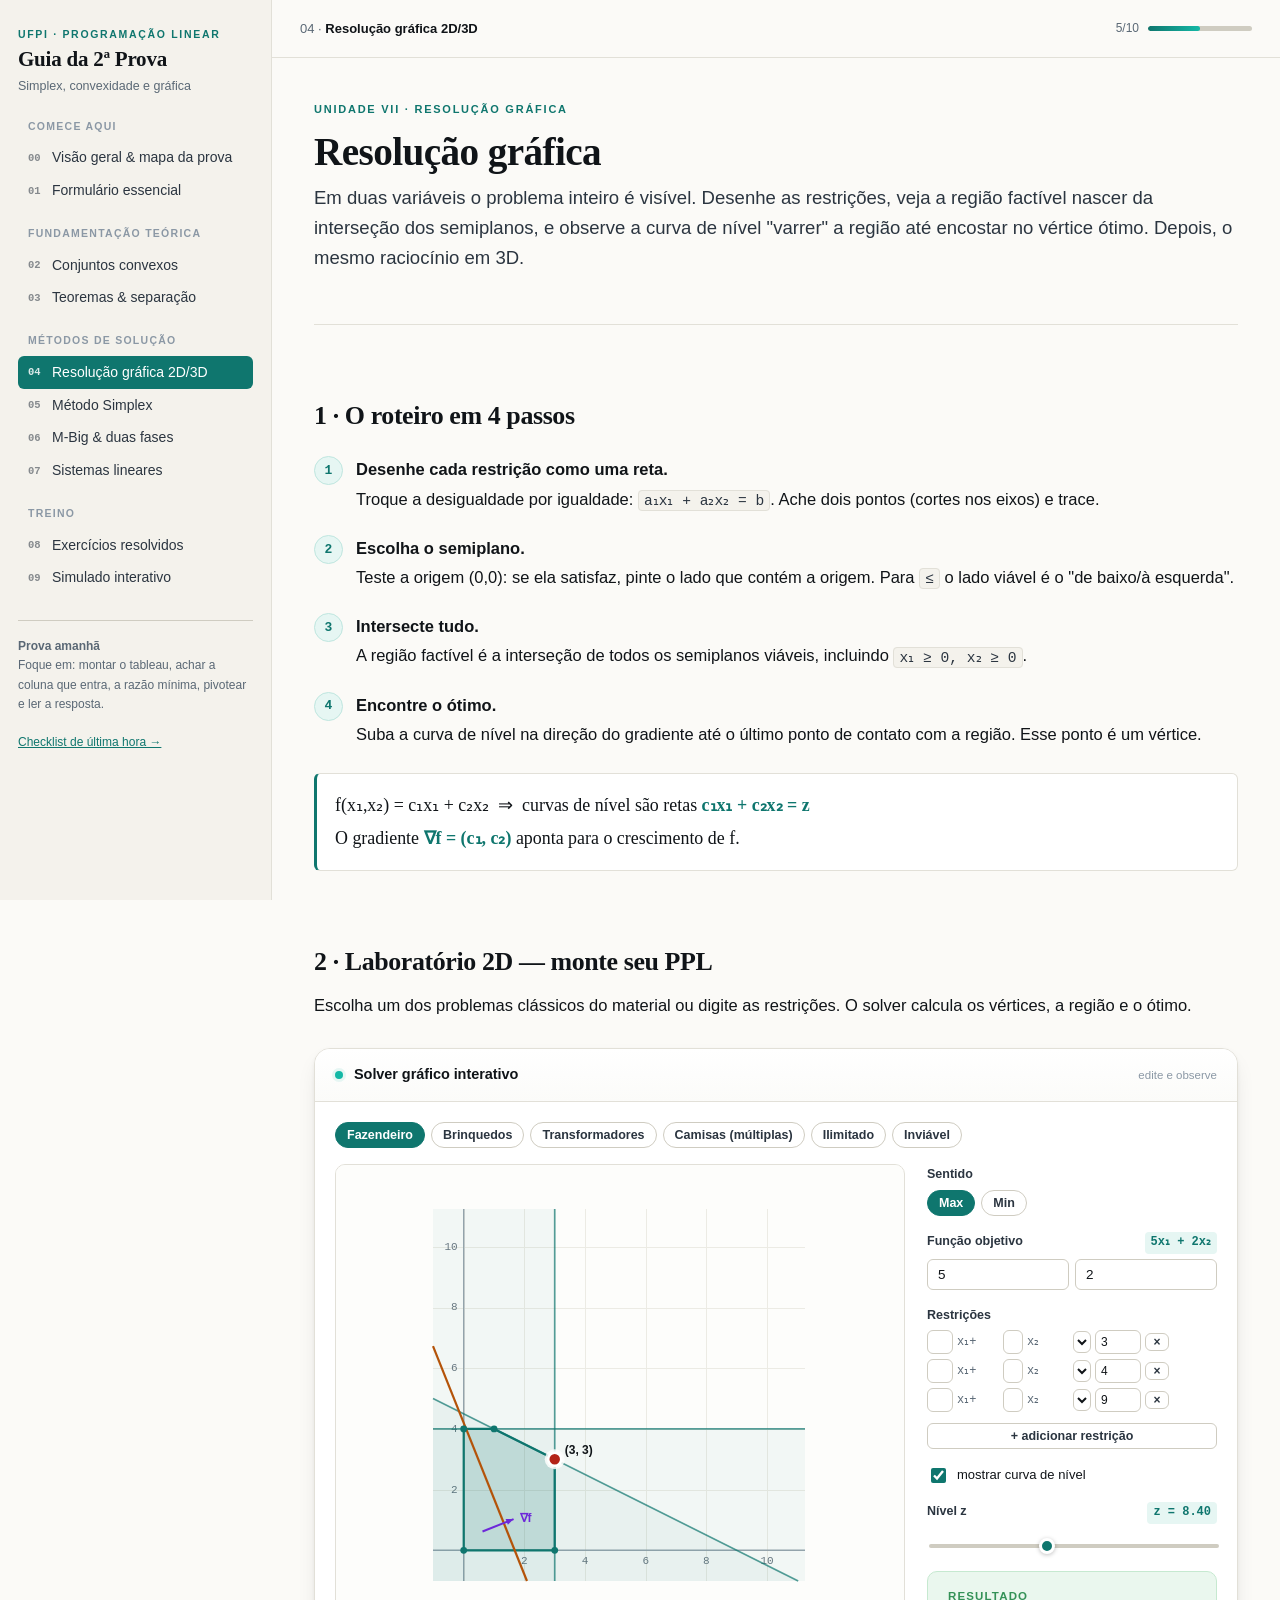
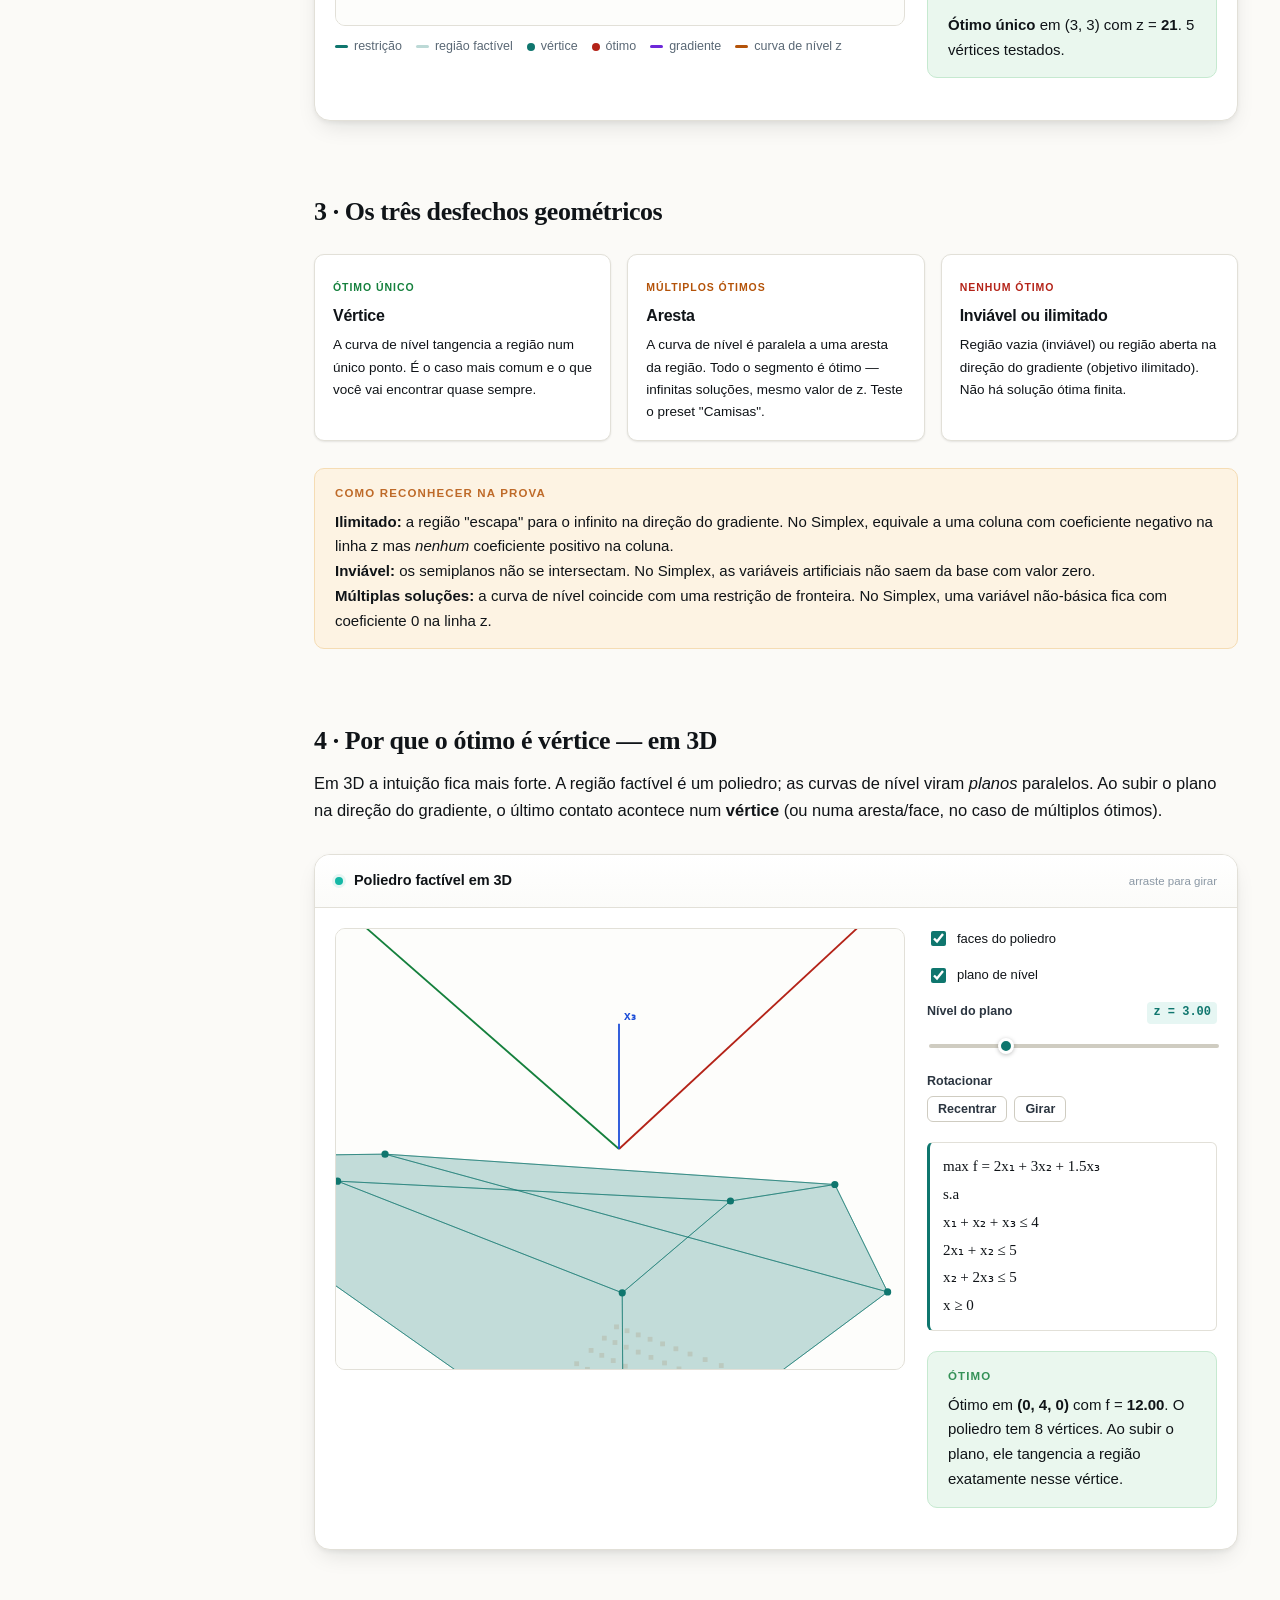
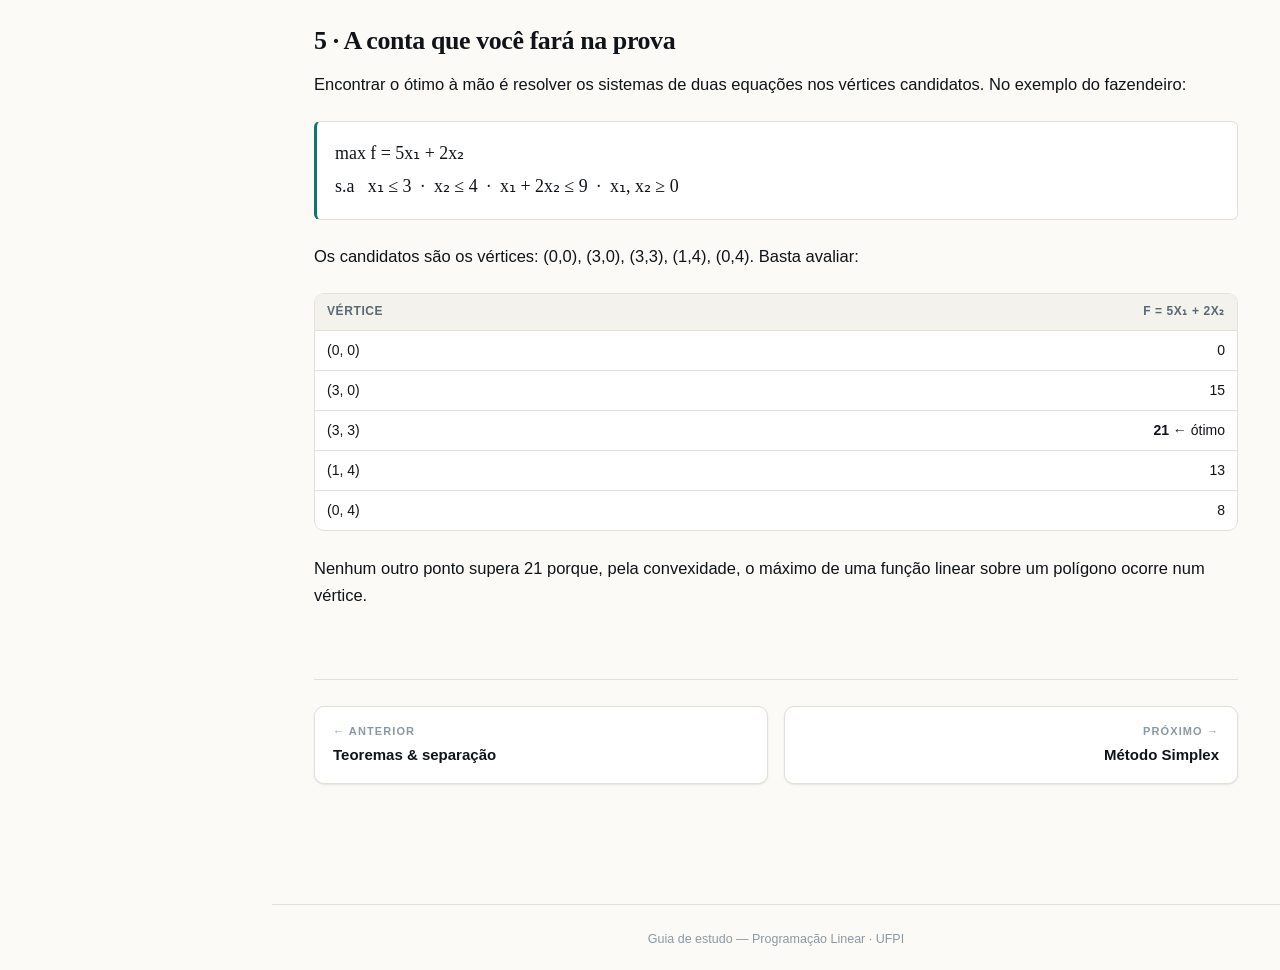
<file: grafico.html>
<!DOCTYPE html>
<html lang="pt-BR">
<head>
<meta charset="UTF-8">
<meta name="viewport" content="width=device-width, initial-scale=1">
<title>Resolução gráfica 2D e 3D — Guia da 2ª Prova</title>
<link rel="stylesheet" href="assets/css/style.css">
</head>
<body data-page="grafico">
<div class="shell">
  <aside class="sidebar"></aside>
  <div class="main">
    <div class="topbar"><div class="topbar-inner"></div></div>
    <main class="content">

      <div class="page-head">
        <div class="eyebrow">Unidade VII · Resolução gráfica</div>
        <h1>Resolução gráfica</h1>
        <p class="lead">Em duas variáveis o problema inteiro é visível. Desenhe as restrições, veja a região factível nascer da interseção dos semiplanos, e observe a curva de nível "varrer" a região até encostar no vértice ótimo. Depois, o mesmo raciocínio em 3D.</p>
      </div>

      <h2>1 · O roteiro em 4 passos</h2>
      <ol class="step-list">
        <li><b>Desenhe cada restrição como uma reta.</b> Troque a desigualdade por igualdade: <code>a₁x₁ + a₂x₂ = b</code>. Ache dois pontos (cortes nos eixos) e trace.</li>
        <li><b>Escolha o semiplano.</b> Teste a origem (0,0): se ela satisfaz, pinte o lado que contém a origem. Para <code>≤</code> o lado viável é o "de baixo/à esquerda".</li>
        <li><b>Intersecte tudo.</b> A região factível é a interseção de todos os semiplanos viáveis, incluindo <code>x₁ ≥ 0, x₂ ≥ 0</code>.</li>
        <li><b>Encontre o ótimo.</b> Suba a curva de nível na direção do gradiente até o último ponto de contato com a região. Esse ponto é um vértice.</li>
      </ol>

      <div class="formula">
        f(x₁,x₂) = c₁x₁ + c₂x₂ &nbsp;⇒&nbsp; curvas de nível são retas <span class="hl">c₁x₁ + c₂x₂ = z</span><br>
        O gradiente <span class="hl">∇f = (c₁, c₂)</span> aponta para o crescimento de f.
      </div>

      <h2>2 · Laboratório 2D — monte seu PPL</h2>
      <p>Escolha um dos problemas clássicos do material ou digite as restrições. O solver calcula os vértices, a região e o ótimo.</p>

      <div class="lab">
        <div class="lab-head">
          <span class="dot"></span>
          <span class="lab-title">Solver gráfico interativo</span>
          <span class="lab-hint">edite e observe</span>
        </div>
        <div class="lab-body">
          <div class="chips" id="presetChips" style="margin-bottom:16px">
            <button class="chip on" data-p="fazendeiro">Fazendeiro</button>
            <button class="chip" data-p="brinquedos">Brinquedos</button>
            <button class="chip" data-p="transformador">Transformadores</button>
            <button class="chip" data-p="camisas">Camisas (múltiplas)</button>
            <button class="chip" data-p="ilimitado">Ilimitado</button>
            <button class="chip" data-p="inviavel">Inviável</button>
          </div>

          <div class="lab-grid">
            <div>
              <div class="canvas-wrap"><canvas id="cvLP" style="height:460px"></canvas></div>
              <div class="legend" style="margin-top:10px">
                <span><i style="background:#0f766e"></i>restrição</span>
                <span><i style="background:rgba(15,118,110,.28)"></i>região factível</span>
                <span><i class="dot" style="background:#0f766e"></i>vértice</span>
                <span><i class="dot" style="background:#b42318"></i>ótimo</span>
                <span><i style="background:#6d28d9"></i>gradiente</span>
                <span><i style="background:#b45309"></i>curva de nível z</span>
              </div>
            </div>
            <div>
              <div class="ctrl">
                <div class="ctrl-label"><span>Sentido</span></div>
                <div class="chips">
                  <button class="chip on" id="senseMax">Max</button>
                  <button class="chip" id="senseMin">Min</button>
                </div>
              </div>

              <div class="ctrl">
                <div class="ctrl-label"><span>Função objetivo</span><span class="val" id="objVal">5x₁ + 2x₂</span></div>
                <div style="display:grid;grid-template-columns:1fr 1fr;gap:6px">
                  <input type="number" id="c1" step="0.5" value="5" title="coeficiente x1">
                  <input type="number" id="c2" step="0.5" value="2" title="coeficiente x2">
                </div>
              </div>

              <div class="ctrl">
                <div class="ctrl-label"><span>Restrições</span></div>
                <div id="consBox"></div>
                <button class="btn btn-sm" id="addCon" style="margin-top:6px;width:100%">+ adicionar restrição</button>
              </div>

              <div class="ctrl">
                <label class="toggle"><input type="checkbox" id="showLvl" checked> mostrar curva de nível</label>
              </div>
              <div class="ctrl">
                <div class="ctrl-label"><span>Nível z</span><span class="val" id="lvlOut">—</span></div>
                <input type="range" id="zSlider" min="0" max="100" value="40">
              </div>

              <div id="resultBox" class="tip" style="margin-top:8px">
                <span class="callout-title">Resultado</span>
                <span id="resultTxt">—</span>
              </div>
            </div>
          </div>
        </div>
      </div>

      <h2>3 · Os três desfechos geométricos</h2>
      <div class="grid grid-3">
        <div class="card">
          <span class="card-tag" style="color:var(--good)">Ótimo único</span>
          <h4>Vértice</h4>
          <p class="small" style="margin:0">A curva de nível tangencia a região num único ponto. É o caso mais comum e o que você vai encontrar quase sempre.</p>
        </div>
        <div class="card">
          <span class="card-tag" style="color:var(--warn)">Múltiplos ótimos</span>
          <h4>Aresta</h4>
          <p class="small" style="margin:0">A curva de nível é paralela a uma aresta da região. Todo o segmento é ótimo — infinitas soluções, mesmo valor de z. Teste o preset "Camisas".</p>
        </div>
        <div class="card">
          <span class="card-tag" style="color:var(--bad)">Nenhum ótimo</span>
          <h4>Inviável ou ilimitado</h4>
          <p class="small" style="margin:0">Região vazia (inviável) ou região aberta na direção do gradiente (objetivo ilimitado). Não há solução ótima finita.</p>
        </div>
      </div>

      <div class="warn">
        <span class="callout-title">Como reconhecer na prova</span>
        <b>Ilimitado:</b> a região "escapa" para o infinito na direção do gradiente. No Simplex, equivale a uma coluna com coeficiente negativo na linha z mas <em>nenhum</em> coeficiente positivo na coluna.<br>
        <b>Inviável:</b> os semiplanos não se intersectam. No Simplex, as variáveis artificiais não saem da base com valor zero.<br>
        <b>Múltiplas soluções:</b> a curva de nível coincide com uma restrição de fronteira. No Simplex, uma variável não-básica fica com coeficiente 0 na linha z.
      </div>

      <h2>4 · Por que o ótimo é vértice — em 3D</h2>
      <p>Em 3D a intuição fica mais forte. A região factível é um poliedro; as curvas de nível viram <em>planos</em> paralelos. Ao subir o plano na direção do gradiente, o último contato acontece num <strong>vértice</strong> (ou numa aresta/face, no caso de múltiplos ótimos).</p>

      <div class="lab">
        <div class="lab-head">
          <span class="dot"></span>
          <span class="lab-title">Poliedro factível em 3D</span>
          <span class="lab-hint">arraste para girar</span>
        </div>
        <div class="lab-body">
          <div class="lab-grid">
            <div class="canvas-wrap"><canvas id="cv3D" style="height:440px"></canvas></div>
            <div>
              <div class="ctrl">
                <label class="toggle"><input type="checkbox" id="d3faces" checked> faces do poliedro</label>
              </div>
              <div class="ctrl">
                <label class="toggle"><input type="checkbox" id="d3plane" checked> plano de nível</label>
              </div>
              <div class="ctrl">
                <div class="ctrl-label"><span>Nível do plano</span><span class="val" id="d3z">—</span></div>
                <input type="range" id="d3level" min="0" max="100" value="25">
              </div>
              <div class="ctrl">
                <div class="ctrl-label"><span>Rotacionar</span></div>
                <div class="btn-row">
                  <button class="btn btn-sm" id="d3reset">Recentrar</button>
                  <button class="btn btn-sm" id="d3spin">Girar</button>
                </div>
              </div>
              <div class="formula" style="font-size:.94rem;padding:10px 13px">
                max f = 2x₁ + 3x₂ + 1.5x₃<br>
                s.a<br>
                x₁ + x₂ + x₃ ≤ 4<br>
                2x₁ + x₂ ≤ 5<br>
                x₂ + 2x₃ ≤ 5<br>
                x ≥ 0
              </div>
              <div id="d3Box" class="tip" style="margin-top:10px">
                <span class="callout-title">Ótimo</span>
                <span id="d3Txt">—</span>
              </div>
            </div>
          </div>
        </div>
      </div>

      <h2>5 · A conta que você fará na prova</h2>
      <p>Encontrar o ótimo à mão é resolver os sistemas de duas equações nos vértices candidatos. No exemplo do fazendeiro:</p>
      <div class="formula">
        max f = 5x₁ + 2x₂<br>
        s.a &nbsp; x₁ ≤ 3 &nbsp;·&nbsp; x₂ ≤ 4 &nbsp;·&nbsp; x₁ + 2x₂ ≤ 9 &nbsp;·&nbsp; x₁, x₂ ≥ 0
      </div>
      <p>Os candidatos são os vértices: (0,0), (3,0), (3,3), (1,4), (0,4). Basta avaliar:</p>
      <div class="tbl-wrap">
        <table>
          <thead><tr><th>Vértice</th><th>f = 5x₁ + 2x₂</th></tr></thead>
          <tbody>
            <tr><td>(0, 0)</td><td>0</td></tr>
            <tr><td>(3, 0)</td><td>15</td></tr>
            <tr><td>(3, 3)</td><td><b>21</b> ← ótimo</td></tr>
            <tr><td>(1, 4)</td><td>13</td></tr>
            <tr><td>(0, 4)</td><td>8</td></tr>
          </tbody>
        </table>
      </div>
      <p>Nenhum outro ponto supera 21 porque, pela convexidade, o máximo de uma função linear sobre um polígono ocorre num vértice.</p>

      <div class="page-nav"></div>
    </main>
    <footer class="site-foot">Guia de estudo — Programação Linear · UFPI</footer>
  </div>
</div>
<script src="assets/js/core.js"></script>
<script>
PL.boot();

/* ================= solver 2D ================= */
(function () {
  const cv = document.getElementById('cvLP');
  const plot = new PL.Plot2D(cv, { xmin: -0.7, xmax: 6.2, ymin: -0.7, ymax: 6.2 });

  const PRESETS = {
    fazendeiro: {
      sense: 'max', obj: [5, 2],
      cons: [
        { a: 1, b: 0, c: 3, op: '<=' },
        { a: 0, b: 1, c: 4, op: '<=' },
        { a: 1, b: 2, c: 9, op: '<=' },
      ],
      vmax: 6,
    },
    brinquedos: {
      sense: 'max', obj: [12, 60],
      cons: [
        { a: 0.25, b: 0.50, c: 36, op: '<=' },
        { a: 0.10, b: 0.75, c: 22, op: '<=' },
        { a: 0.10, b: 0.40, c: 15, op: '<=' },
      ],
      vmax: 80,
    },
    transformador: {
      sense: 'max', obj: [1, 1],
      cons: [
        { a: 2, b: 1, c: 8, op: '<=' },
        { a: 1, b: 2, c: 7, op: '<=' },
        { a: 0, b: 1, c: 2, op: '<=' },
      ],
      vmax: 5,
    },
    camisas: {
      sense: 'max', obj: [2, 4],
      cons: [
        { a: 1, b: 1, c: 4, op: '<=' },
        { a: 1, b: 2, c: 8, op: '<=' },
      ],
      vmax: 6,
    },
    ilimitado: {
      sense: 'max', obj: [3, 2],
      cons: [
        { a: -1, b: 1, c: 2, op: '<=' },
      ],
      vmax: 6,
    },
    inviavel: {
      sense: 'max', obj: [1, 1],
      cons: [
        { a: 1, b: 1, c: 2, op: '<=' },
        { a: 1, b: 1, c: 5, op: '>=' },
      ],
      vmax: 6,
    },
  };

  let state = JSON.parse(JSON.stringify(PRESETS.fazendeiro));
  let showLvl = true;

  function renderCons() {
    const box = document.getElementById('consBox');
    box.innerHTML = '';
    state.cons.forEach((k, i) => {
      const div = document.createElement('div');
      div.style.cssText = 'display:grid;grid-template-columns:26px 42px 20px 42px 18px 46px 24px;gap:4px;margin-bottom:5px;align-items:center;font-family:var(--mono);font-size:12px';
      div.innerHTML = `
        <input type="number" value="${k.a}" step="0.25" data-i="${i}" data-f="a" style="padding:4px 5px;font-size:12px">
        <span style="color:#5a6875">x₁+</span>
        <input type="number" value="${k.b}" step="0.25" data-i="${i}" data-f="b" style="padding:4px 5px;font-size:12px">
        <span style="color:#5a6875">x₂</span>
        <select data-i="${i}" data-f="op" style="padding:3px;font-size:11px">
          <option ${k.op==='<='?'selected':''}>≤</option>
          <option ${k.op==='>='?'selected':''}>≥</option>
          <option ${k.op==='='?'selected':''}>=</option>
        </select>
        <input type="number" value="${k.c}" step="0.5" data-i="${i}" data-f="c" style="padding:4px 5px;font-size:12px">
        <button class="btn" style="padding:2px 5px;font-size:12px;line-height:1" data-del="${i}">×</button>
      `;
      box.appendChild(div);
    });
    box.querySelectorAll('input,select').forEach(el => {
      el.addEventListener('input', () => {
        const i = +el.dataset.i, f = el.dataset.f;
        let v = el.value;
        if (f === 'op') {
          v = v === '≤' ? '<=' : v === '≥' ? '>=' : '=';
        } else {
          v = +v;
          if (!isFinite(v)) return;
        }
        state.cons[i][f] = v;
        draw();
      });
    });
    box.querySelectorAll('[data-del]').forEach(b => {
      b.addEventListener('click', () => {
        state.cons.splice(+b.dataset.del, 1);
        renderCons(); draw();
      });
    });
  }

  function autoView() {
    // escolhe janela com base nas restrições
    let mx = 1;
    state.cons.forEach(k => {
      if (Math.abs(k.a) > 1e-9) mx = Math.max(mx, Math.abs(k.c / k.a));
      if (Math.abs(k.b) > 1e-9) mx = Math.max(mx, Math.abs(k.c / k.b));
    });
    mx = Math.min(Math.max(mx * 1.25, 3), 120);
    plot.o.xmin = -mx * 0.09;
    plot.o.ymin = -mx * 0.09;
    plot.o.xmax = mx;
    plot.o.ymax = mx;
  }

  function draw() {
    autoView();
    plot.resize().clear().grid().axes();
    const { ctx } = plot;

    // semiplanos sombreados
    state.cons.forEach(k => {
      plot.halfplane(k.a, k.b, k.c, { fill: 'rgba(15,118,110,.045)', stroke: false, op: k.op });
    });

    const res = PL.solveLP2D(state.cons, state.obj, state.sense);

    // região factível
    if (res.feasible && res.hull.length >= 3) {
      plot.polygon(res.hull, { fill: 'rgba(15,118,110,.15)', stroke: '#0f766e', width: 2.2 });
    }

    // retas
    state.cons.forEach(k => {
      plot.line(k.a, k.b, k.c, { color: 'rgba(15,118,110,.7)', width: 1.7 });
    });

    // curva de nível
    if (showLvl && res.feasible) {
      const zmax = res.optimum ? res.optimum.z : 1;
      const zmin = res.vertices.length ? Math.min(...res.vertices.map(v => v.z)) : 0;
      const pct = +document.getElementById('zSlider').value / 100;
      const z = zmin + (zmax - zmin) * pct;
      plot.line(state.obj[0], state.obj[1], z, { color: '#b45309', width: 2.2, dash: [] });
      document.getElementById('lvlOut').textContent = 'z = ' + z.toFixed(2);
    } else {
      document.getElementById('lvlOut').textContent = '—';
    }

    // gradiente
    const cx = (plot.o.xmax + plot.o.xmin) / 2, cy = (plot.o.ymax + plot.o.ymin) / 2;
    const sc = (plot.o.xmax - plot.o.xmin) * 0.09 / (Math.hypot(state.obj[0], state.obj[1]) || 1);
    plot.arrow(plot.o.xmin * 0.4 + cx * 0.2, plot.o.ymin * 0.4 + cy * 0.2,
      plot.o.xmin * 0.4 + cx * 0.2 + state.obj[0] * sc,
      plot.o.ymin * 0.4 + cy * 0.2 + state.obj[1] * sc,
      { color: '#6d28d9', width: 2 });
    plot.text(plot.o.xmin * 0.4 + cx * 0.2 + state.obj[0] * sc,
      plot.o.ymin * 0.4 + cy * 0.2 + state.obj[1] * sc,
      '∇f', { size: 12, weight: 700, color: '#6d28d9', dx: 6 });

    // vértices
    res.vertices.forEach(v => {
      const isOpt = res.optimum && Math.abs(v.x - res.optimum.x) < 1e-6 && Math.abs(v.y - res.optimum.y) < 1e-6;
      if (isOpt) return;
      plot.point(v.x, v.y, { color: '#0f766e', r: 3.4, halo: false });
    });
    if (res.optimum) {
      plot.point(res.optimum.x, res.optimum.y, {
        color: '#b42318', r: 6.5, ring: '#fff',
        label: `(${PL.fmt(res.optimum.x, 2)}, ${PL.fmt(res.optimum.y, 2)})`, labelDx: 10, labelWeight: 700,
      });
    }

    // texto de resultado
    const rb = document.getElementById('resultBox');
    const rt = document.getElementById('resultTxt');
    if (!res.feasible) {
      rb.className = 'danger';
      rt.innerHTML = '<b>Inviável.</b> Os semiplanos não têm ponto em comum — a região factível é vazia. Não existe solução.';
    } else if (res.unbounded) {
      rb.className = 'warn';
      rt.innerHTML = '<b>Objetivo ilimitado.</b> A região é aberta na direção do gradiente: f pode crescer (ou decrescer) sem limite. Não há ótimo finito.';
    } else if (res.multiple) {
      rb.className = 'warn';
      rt.innerHTML = `<b>Múltiplos ótimos.</b> A curva de nível é paralela a uma aresta. Ótimos: (${PL.fmt(res.optimum.x,2)}, ${PL.fmt(res.optimum.y,2)}) até (${PL.fmt(res.second.x,2)}, ${PL.fmt(res.second.y,2)}), todos com z = <b>${PL.fmt(res.optimum.z,3)}</b>.`;
    } else {
      rb.className = 'tip';
      rt.innerHTML = `<b>Ótimo único</b> em (${PL.fmt(res.optimum.x,2)}, ${PL.fmt(res.optimum.y,2)}) com z = <b>${PL.fmt(res.optimum.z,3)}</b>. ${res.vertices.length} vértices testados.`;
    }
  }

  function loadPreset(name) {
    state = JSON.parse(JSON.stringify(PRESETS[name]));
    document.getElementById('c1').value = state.obj[0];
    document.getElementById('c2').value = state.obj[1];
    document.getElementById('senseMax').classList.toggle('on', state.sense === 'max');
    document.getElementById('senseMin').classList.toggle('on', state.sense === 'min');
    renderCons(); draw();
  }

  document.querySelectorAll('#presetChips .chip').forEach(c => {
    c.addEventListener('click', () => {
      document.querySelectorAll('#presetChips .chip').forEach(x => x.classList.remove('on'));
      c.classList.add('on');
      loadPreset(c.dataset.p);
    });
  });

  document.getElementById('c1').addEventListener('input', e => { state.obj[0] = +e.target.value; document.getElementById('objVal').textContent = `${state.obj[0]}x₁ + ${state.obj[1]}x₂`; draw(); });
  document.getElementById('c2').addEventListener('input', e => { state.obj[1] = +e.target.value; document.getElementById('objVal').textContent = `${state.obj[0]}x₁ + ${state.obj[1]}x₂`; draw(); });
  document.getElementById('senseMax').addEventListener('click', () => { state.sense = 'max';
    document.getElementById('senseMax').classList.add('on'); document.getElementById('senseMin').classList.remove('on'); draw(); });
  document.getElementById('senseMin').addEventListener('click', () => { state.sense = 'min';
    document.getElementById('senseMin').classList.add('on'); document.getElementById('senseMax').classList.remove('on'); draw(); });
  document.getElementById('addCon').addEventListener('click', () => { state.cons.push({ a: 1, b: 1, c: 3, op: '<=' }); renderCons(); draw(); });
  document.getElementById('showLvl').addEventListener('change', e => { showLvl = e.target.checked; draw(); });
  document.getElementById('zSlider').addEventListener('input', draw);

  cv.dataset.autofit = '1'; cv._rerender = draw;
  renderCons(); draw();
})();

/* ================= 3D poliedro ================= */
(function () {
  const cv = document.getElementById('cv3D');
  const r3 = new PL.Render3D(cv, { rotX: -0.45, rotZ: 0.8, dist: 6.4 });
  const cons = [
    { a: 1, b: 1, c: 1, b_: 4 },
    { a: 2, b: 1, c: 0, b_: 5 },
    { a: 0, b: 1, c: 2, b_: 5 },
  ];
  const obj = [2, 3, 1.5];

  // vértices = interseção de 3 planos entre {x=0,y=0,z=0,restrições}
  const planes = [
    { n: [1, 0, 0], b: 0, name: 'x₁=0' },
    { n: [0, 1, 0], b: 0, name: 'x₂=0' },
    { n: [0, 0, 1], b: 0, name: 'x₃=0' },
    { n: [1, 1, 1], b: 4, name: 'R1' },
    { n: [2, 1, 0], b: 5, name: 'R2' },
    { n: [0, 1, 2], b: 5, name: 'R3' },
  ];

  function det3(m) {
    return m[0][0] * (m[1][1] * m[2][2] - m[1][2] * m[2][1])
      - m[0][1] * (m[1][0] * m[2][2] - m[1][2] * m[2][0])
      + m[0][2] * (m[1][0] * m[2][1] - m[1][1] * m[2][0]);
  }
  function solve3(M, v) {
    const D = det3(M);
    if (Math.abs(D) < 1e-9) return null;
    const rep = (col) => M.map((row, i) => row.map((x, j) => (j === col ? v[i] : x)));
    return [det3(rep(0)) / D, det3(rep(1)) / D, det3(rep(2)) / D];
  }
  function feasible(p) {
    if (p[0] < -1e-7 || p[1] < -1e-7 || p[2] < -1e-7) return false;
    for (const k of cons) if (k.a * p[0] + k.b * p[1] + k.c * p[2] > k.b_ + 1e-7) return false;
    return true;
  }

  const V = [];
  for (let i = 0; i < planes.length; i++)
    for (let j = i + 1; j < planes.length; j++)
      for (let k = j + 1; k < planes.length; k++) {
        const p = solve3([planes[i].n, planes[j].n, planes[k].n], [planes[i].b, planes[j].b, planes[k].b]);
        if (p && feasible(p)) {
          if (!V.some(q => Math.hypot(q[0]-p[0], q[1]-p[1], q[2]-p[2]) < 1e-6)) V.push(p);
        }
      }

  const zf = (p) => obj[0] * p[0] + obj[1] * p[1] + obj[2] * p[2];
  let best = V[0];
  V.forEach(p => { if (zf(p) > zf(best)) best = p; });
  const zmax = zf(best);

  // faces por plano (convex hull dos vértices que satisfazem a igualdade)
  function facePoints(n, b) {
    return V.filter(p => Math.abs(n[0]*p[0] + n[1]*p[1] + n[2]*p[2] - b) < 1e-6);
  }
  function orderFace(pts, n) {
    if (pts.length < 3) return pts;
    const c = [0, 0, 0];
    pts.forEach(p => { c[0] += p[0]/pts.length; c[1] += p[1]/pts.length; c[2] += p[2]/pts.length; });
    // base ortonormal no plano
    let u = [1, 0, 0];
    if (Math.abs(n[0]) > 0.9) u = [0, 1, 0];
    const cross = (a, b2) => [a[1]*b2[2]-a[2]*b2[1], a[2]*b2[0]-a[0]*b2[2], a[0]*b2[1]-a[1]*b2[0]];
    const norm = a => { const L = Math.hypot(...a); return a.map(x => x / L); };
    let e1 = norm(cross(n, u));
    let e2 = norm(cross(n, e1));
    return pts.slice().sort((a, b2) => {
      const da = [a[0]-c[0], a[1]-c[1], a[2]-c[2]];
      const db = [b2[0]-c[0], b2[1]-c[1], b2[2]-c[2]];
      const aa = Math.atan2(da[0]*e2[0]+da[1]*e2[1]+da[2]*e2[2], da[0]*e1[0]+da[1]*e1[1]+da[2]*e1[2]);
      const bb = Math.atan2(db[0]*e2[0]+db[1]*e2[1]+db[2]*e2[2], db[0]*e1[0]+db[1]*e1[1]+db[2]*e1[2]);
      return aa - bb;
    });
  }

  const faceDefs = [];
  planes.forEach(pl => {
    const pts = facePoints(pl.n, pl.b);
    if (pts.length >= 3) {
      const ord = orderFace(pts, pl.n);
      faceDefs.push({
        idx: ord.map(p => V.findIndex(q => Math.hypot(q[0]-p[0], q[1]-p[1], q[2]-p[2]) < 1e-6)),
        planName: pl.name,
      });
    }
  });

  const center = [1.6, 1.6, 1.2];
  let spin = false, spinRAF = null;

  function draw() {
    r3.resize();
    r3.clear();
    r3.axis([0, 0, 0], 3.2);

    const showFaces = document.getElementById('d3faces').checked;
    const showPlane = document.getElementById('d3plane').checked;

    // poliedro
    const mesh = { vertices: V, faces: [], points: [] };
    if (showFaces) {
      faceDefs.forEach(f => {
        mesh.faces.push({
          idx: f.idx,
          fill: 'rgba(15,118,110,.13)',
          stroke: 'rgba(15,118,110,.55)',
          width: 1,
        });
      });
    } else {
      mesh.edgeColor = '#0f766e';
      mesh.edgeWidth = 2;
      mesh.edges = [];
      // arestas: pares que compartilham 2 planos ativos
      for (let i = 0; i < V.length; i++)
        for (let j = i + 1; j < V.length; j++) {
          let cnt = 0;
          planes.forEach(pl => {
            const vi = Math.abs(pl.n[0]*V[i][0]+pl.n[1]*V[i][1]+pl.n[2]*V[i][2] - pl.b) < 1e-6;
            const vj = Math.abs(pl.n[0]*V[j][0]+pl.n[1]*V[j][1]+pl.n[2]*V[j][2] - pl.b) < 1e-6;
            if (vi && vj) cnt++;
          });
          if (cnt >= 2) mesh.edges.push([i, j]);
        }
    }

    // pontos do vértice ótimo
    mesh.points.push({
      v: best, r: 6.5, color: '#b42318',
      label: `ótimo (${best.map(x => PL.fmt(x,2)).join(', ')})`,
    });
    V.forEach(p => {
      if (p === best) return;
      mesh.points.push({ v: p, r: 3.6, color: '#0f766e' });
    });

    // plano de nível
    if (showPlane) {
      const pct = +document.getElementById('d3level').value / 100;
      const zminv = Math.min(...V.map(zf));
      const z = zminv + (zmax - zminv) * pct;
      document.getElementById('d3z').textContent = 'z = ' + z.toFixed(2);
      // plano 2x+3y+1.5z = z. borda dentro da bounding box
      const corners = [];
      const N = obj;
      const clipBox = 5.5;
      // parametrizar plano: pontos na cdela
      const e1 = (Math.abs(N[0]) > 0.9) ? [0, 1, 0] : [1, 0, 0];
      const cr = (a, b) => [a[1]*b[2]-a[2]*b[1], a[2]*b[0]-a[0]*b[2], a[0]*b[1]-a[1]*b[0]];
      const nm = a => Math.hypot(...a);
      let u = cr(N, e1); u = u.map(x => x / nm(u));
      let v = cr(N, u); v = v.map(x => x / nm(v));
      const Nn = N.map(x => x / nm(N));
      const origin = Nn.map(x => x * z / nm(N));
      // amostrar quadrado grande e cortar fora da caixa
      const S = 7;
      const quad = [];
      const M = 60;
      for (let a = 0; a < M; a++) {
        for (let b = 0; b < M; b++) {
          const uu = -S + (2*S) * (a / (M-1));
          const vv = -S + (2*S) * (b / (M-1));
          const p = [origin[0]+u[0]*uu+v[0]*vv, origin[1]+u[1]*uu+v[1]*vv, origin[2]+u[2]*uu+v[2]*vv];
          if (p.every(c => c >= -0.05 && c <= clipBox)) quad.push(p);
        }
      }
      if (quad.length) {
        const P = quad.map(p => r3.project(p, center));
        const ctx = r3.ctx;
        ctx.save();
        ctx.fillStyle = 'rgba(180,83,9,.14)';
        ctx.strokeStyle = 'rgba(180,83,9,.55)';
        ctx.lineWidth = 1;
        P.forEach(p => { ctx.fillRect(p.x - 2.4, p.y - 2.4, 4.8, 4.8); });
        ctx.restore();
      }
    }

    r3.draw(mesh, center);
  }

  PL.enableOrbit(cv, r3, draw);
  document.getElementById('d3faces').addEventListener('change', draw);
  document.getElementById('d3plane').addEventListener('change', draw);
  document.getElementById('d3level').addEventListener('input', draw);
  document.getElementById('d3reset').addEventListener('click', () => {
    r3.o.rotX = -0.45; r3.o.rotZ = 0.8; draw();
  });
  document.getElementById('d3spin').addEventListener('click', () => {
    spin = !spin;
    if (spin) {
      const loop = () => { r3.o.rotZ += 0.008; draw(); if (spin) spinRAF = requestAnimationFrame(loop); };
      loop();
    } else if (spinRAF) cancelAnimationFrame(spinRAF);
  });

  document.getElementById('d3Txt').innerHTML =
    `Ótimo em <b>(${best.map(x => PL.fmt(x, 2)).join(', ')})</b> com f = <b>${zmax.toFixed(2)}</b>. ` +
    `O poliedro tem ${V.length} vértices. Ao subir o plano, ele tangencia a região exatamente nesse vértice.`;

  cv.dataset.autofit = '1'; cv._rerender = draw;
  draw();
})();
</script>
</body>
</html>
</file>
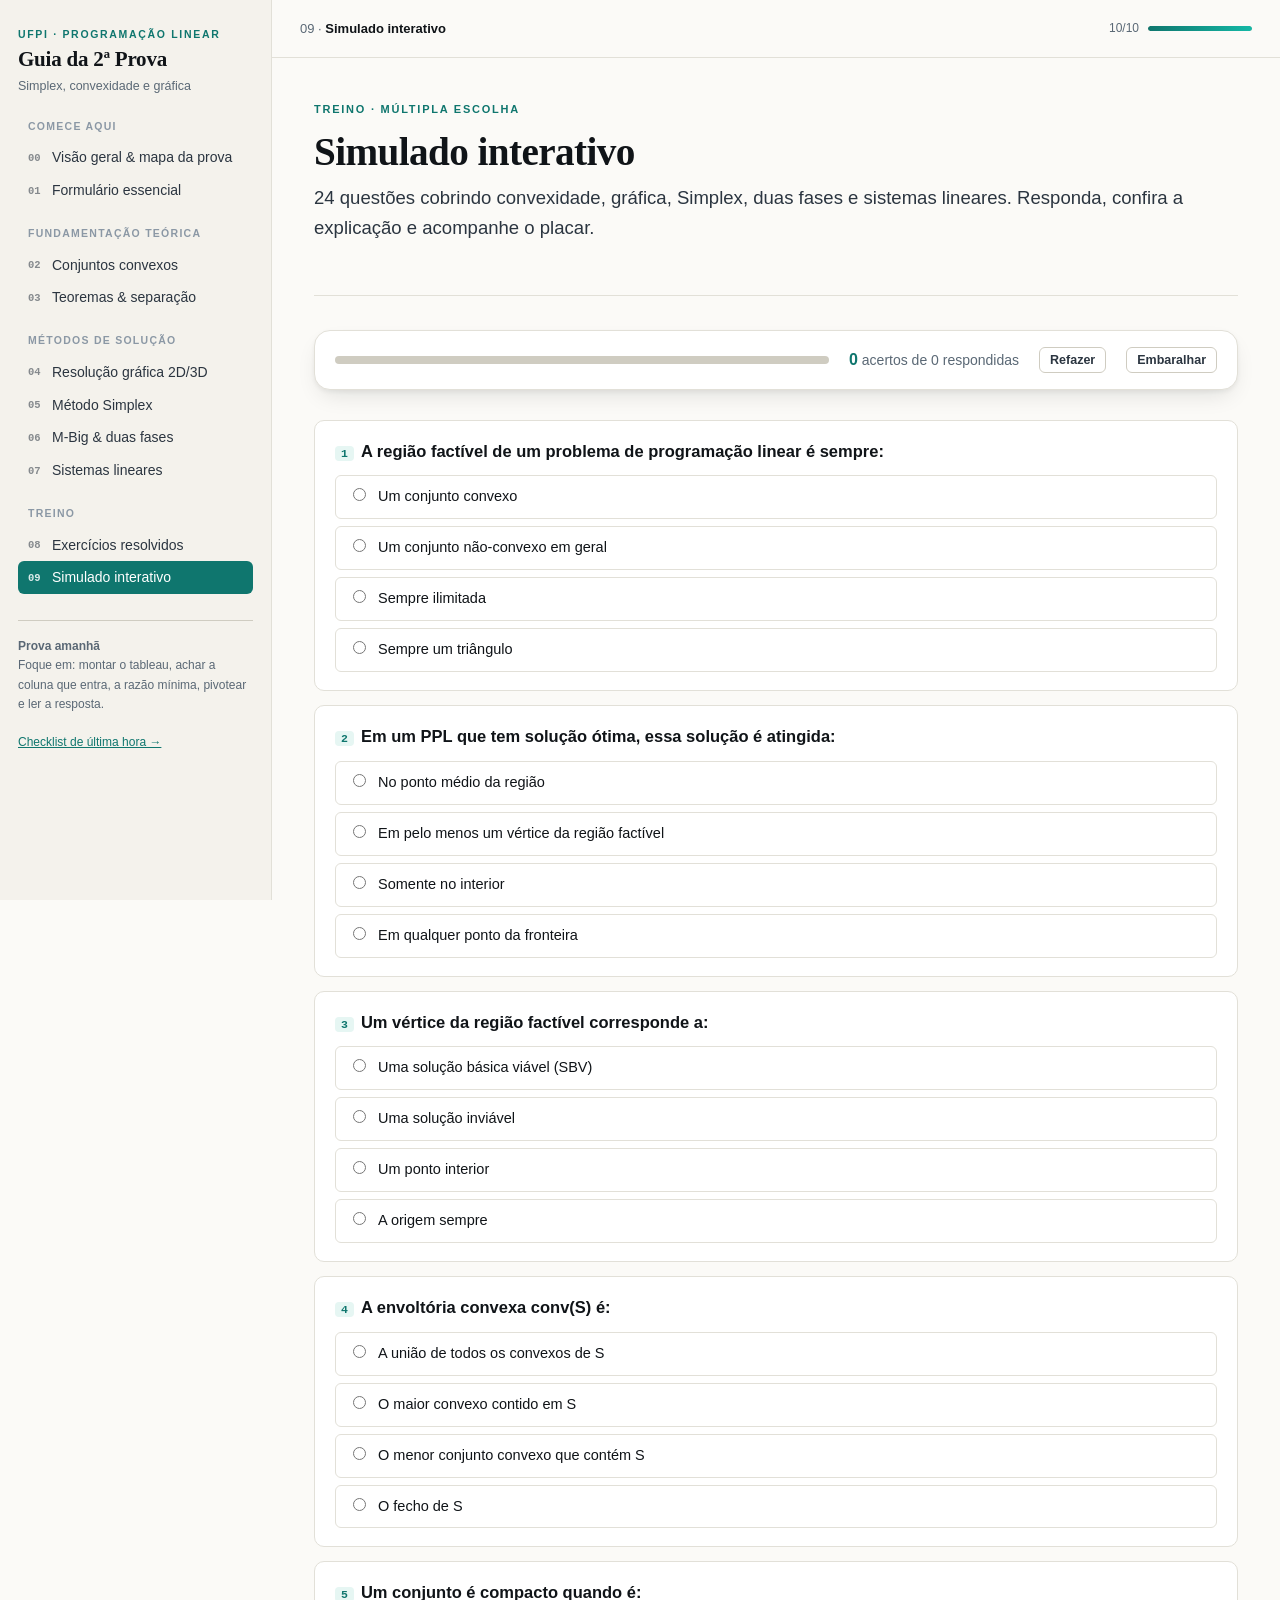
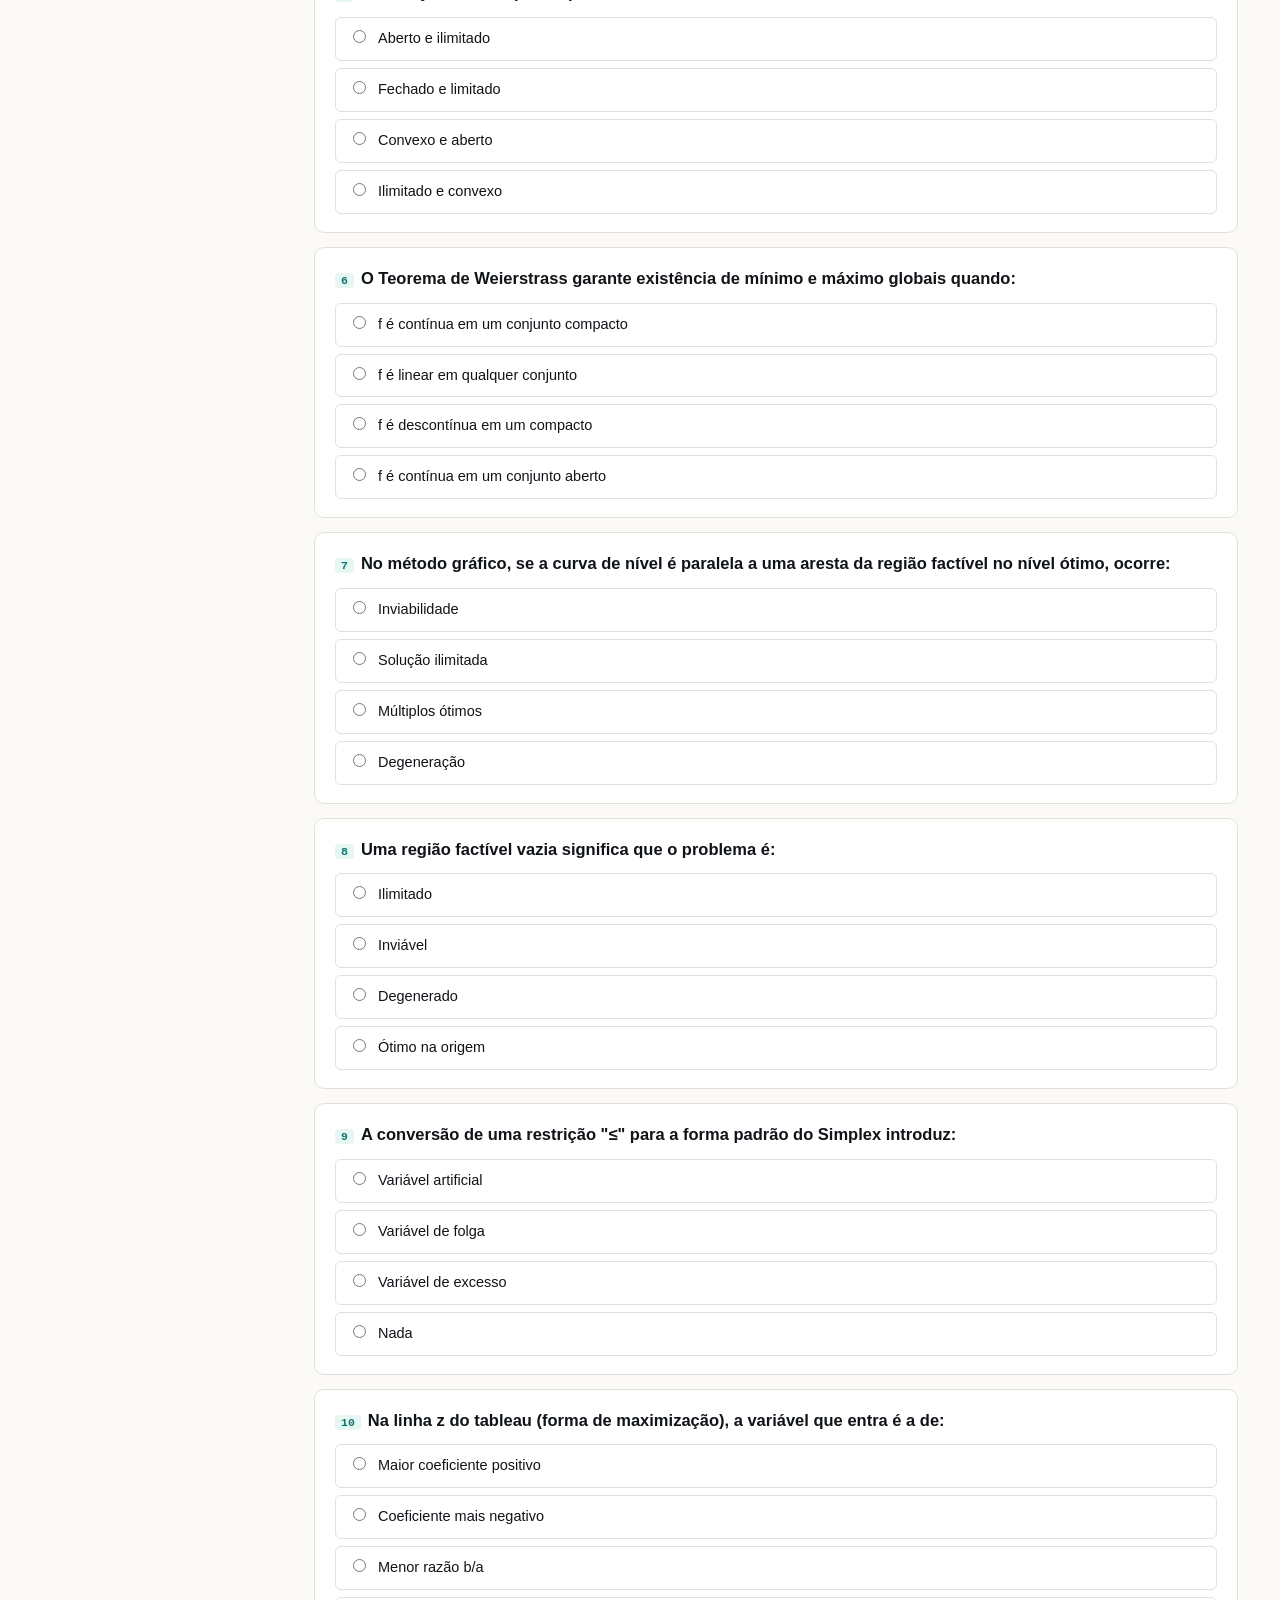
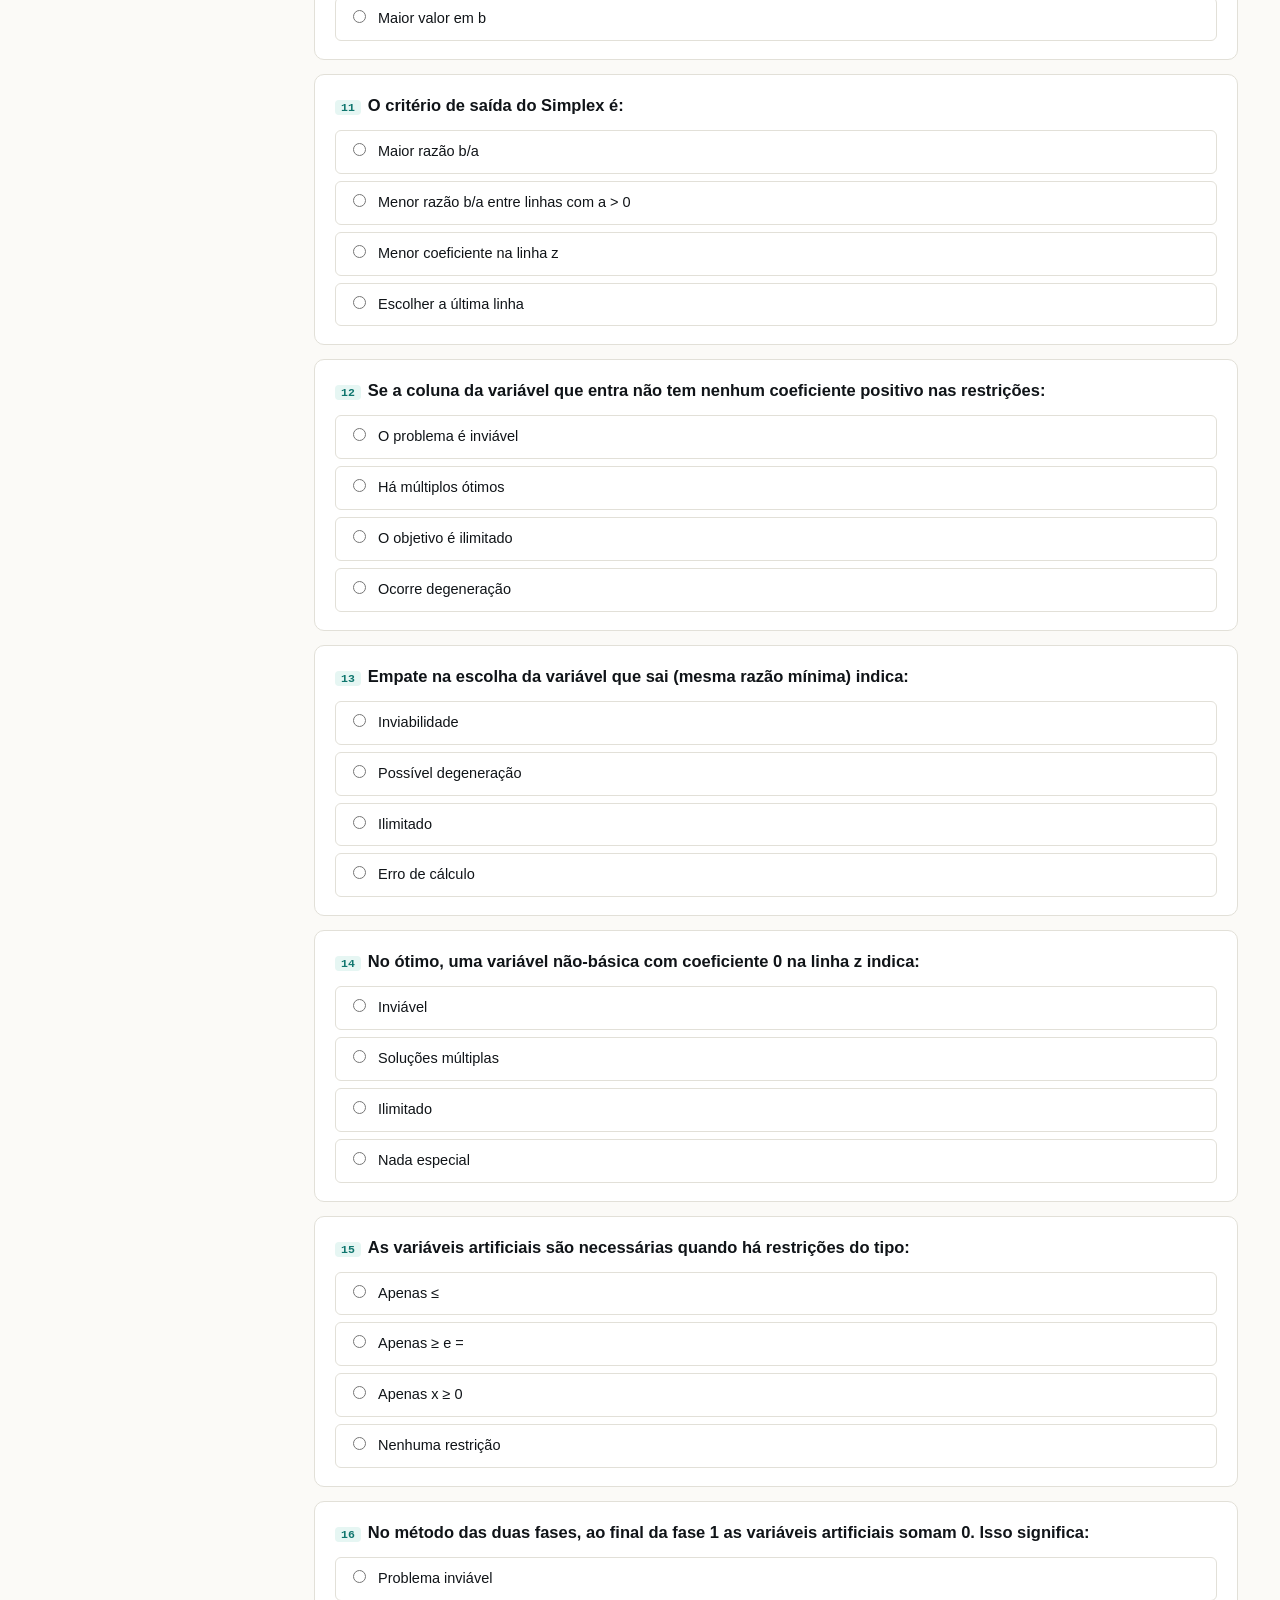
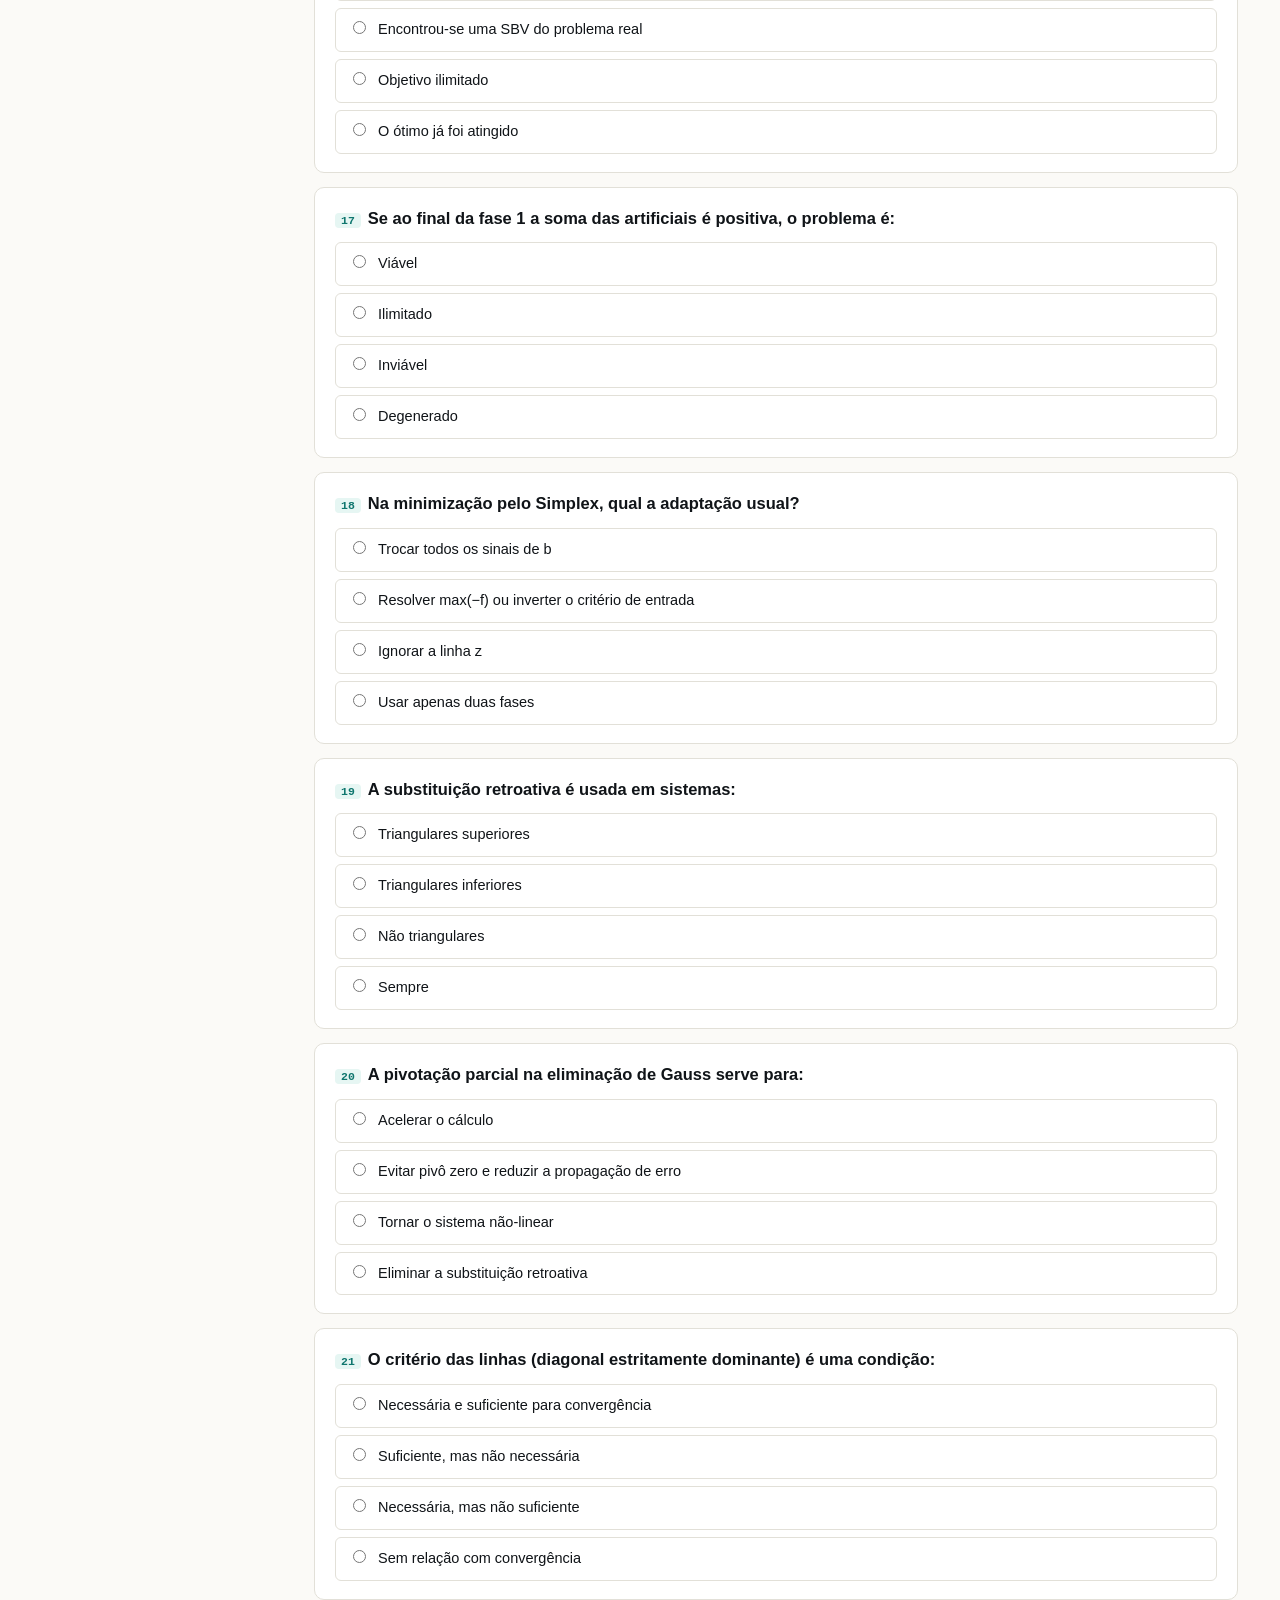
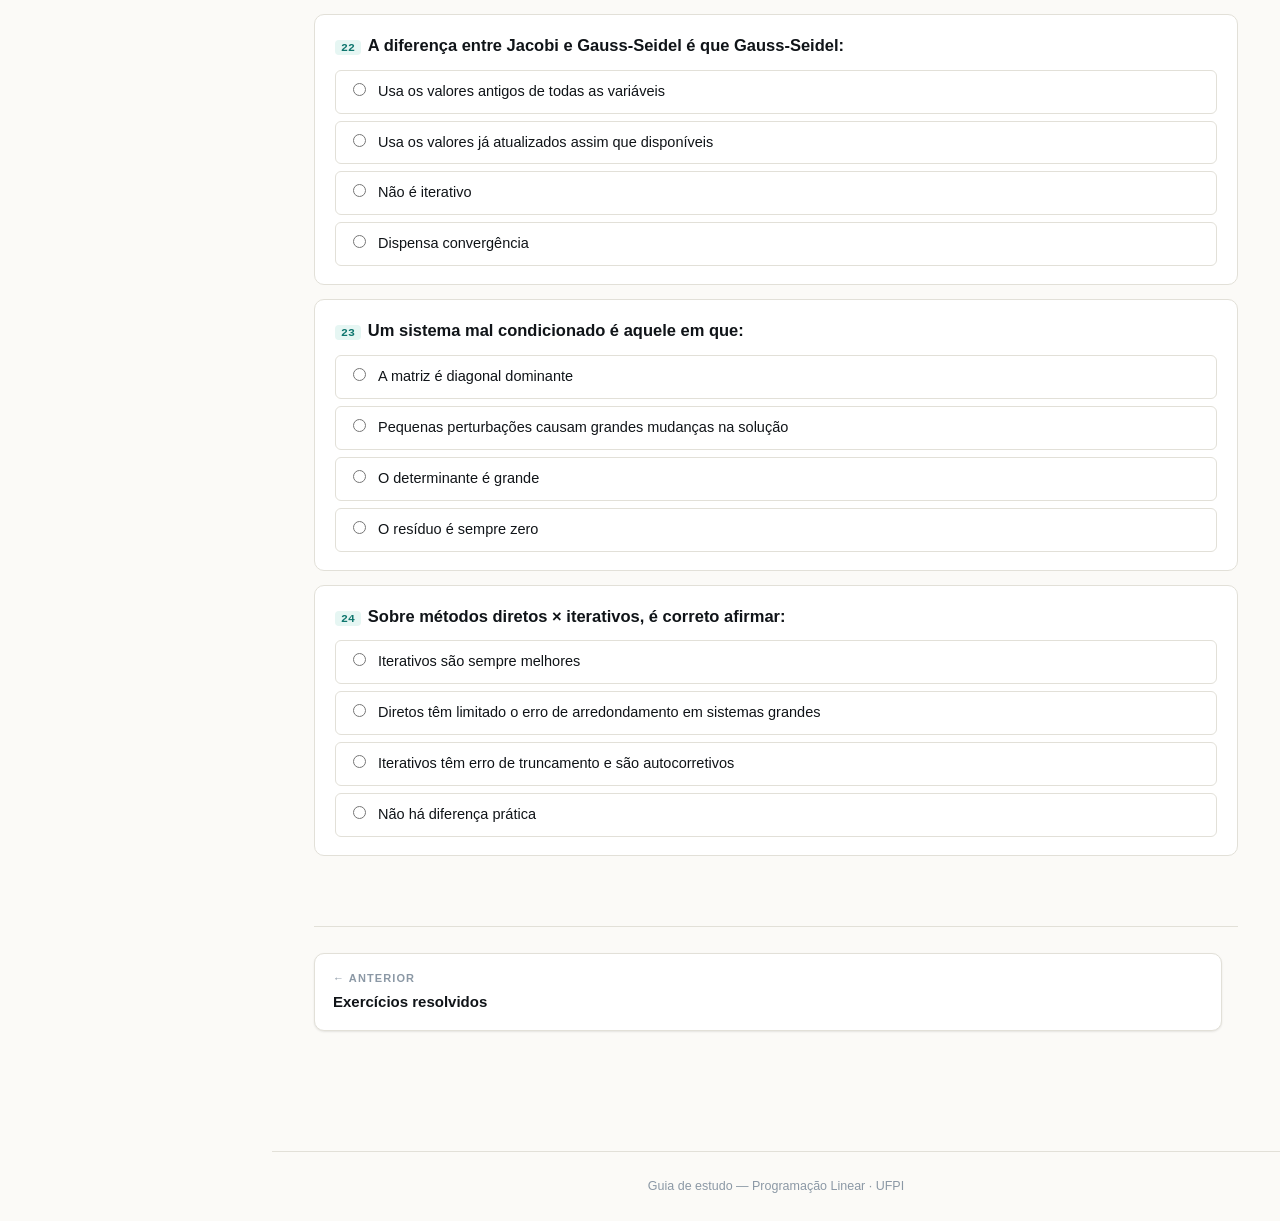
<file: quiz.html>
<!DOCTYPE html>
<html lang="pt-BR">
<head>
<meta charset="UTF-8">
<meta name="viewport" content="width=device-width, initial-scale=1">
<title>Simulado interativo — Guia da 2ª Prova</title>
<link rel="stylesheet" href="assets/css/style.css">
</head>
<body data-page="quiz">
<div class="shell">
  <aside class="sidebar"></aside>
  <div class="main">
    <div class="topbar"><div class="topbar-inner"></div></div>
    <main class="content">

      <div class="page-head">
        <div class="eyebrow">Treino · múltipla escolha</div>
        <h1>Simulado interativo</h1>
        <p class="lead">24 questões cobrindo convexidade, gráfica, Simplex, duas fases e sistemas lineares. Responda, confira a explicação e acompanhe o placar.</p>
      </div>

      <div class="lab" style="margin-bottom:24px">
        <div class="lab-body" style="padding:16px 20px;display:flex;align-items:center;gap:20px;flex-wrap:wrap">
          <div style="flex:1 1 220px">
            <div class="progress-bar" style="width:100%;height:8px">
              <div class="progress-fill" id="qProg" style="width:0%"></div>
            </div>
          </div>
          <div style="font-size:14px;color:var(--ink-3)">
            <b id="qScore" style="color:var(--accent);font-size:16px">0</b> acertos de <span id="qTotal">0</span> respondidas
          </div>
          <button class="btn btn-sm" id="qReset">Refazer</button>
          <button class="btn btn-sm" id="qShuffle">Embaralhar</button>
        </div>
      </div>

      <div class="quiz" id="quizBox"></div>

      <div id="qFinal" class="hero" style="display:none;margin-top:30px;padding:30px">
        <div class="eyebrow">Resultado</div>
        <h1 id="qFinalTitle" style="font-size:1.9rem">—</h1>
        <p id="qFinalMsg"></p>
      </div>

      <div class="page-nav"></div>
    </main>
    <footer class="site-foot">Guia de estudo — Programação Linear · UFPI</footer>
  </div>
</div>
<script src="assets/js/core.js"></script>
<script>
PL.boot();

const QUESTIONS = [
  {
    q: 'A região factível de um problema de programação linear é sempre:',
    o: ['Um conjunto convexo', 'Um conjunto não-convexo em geral', 'Sempre ilimitada', 'Sempre um triângulo'],
    a: 0,
    e: 'É a interseção de semiplanos, e a interseção de conjuntos convexos é convexa. O formato depende das restrições, mas a convexidade é garantida.'
  },
  {
    q: 'Em um PPL que tem solução ótima, essa solução é atingida:',
    o: ['No ponto médio da região', 'Em pelo menos um vértice da região factível', 'Somente no interior', 'Em qualquer ponto da fronteira'],
    a: 1,
    e: 'Pela convexidade e linearidade de f, se existe ótimo, existe um ótimo em vértice. É a justificativa do Simplex.'
  },
  {
    q: 'Um vértice da região factível corresponde a:',
    o: ['Uma solução básica viável (SBV)', 'Uma solução inviável', 'Um ponto interior', 'A origem sempre'],
    a: 0,
    e: 'Vértice = solução básica viável. Essa equivalência é o elo entre a geometria e o tableau.'
  },
  {
    q: 'A envoltória convexa conv(S) é:',
    o: ['A união de todos os convexos de S', 'O maior convexo contido em S', 'O menor conjunto convexo que contém S', 'O fecho de S'],
    a: 2,
    e: 'conv(S) é o menor convexo que contém S — equivalentemente, a interseção de todos os convexos que contêm S.'
  },
  {
    q: 'Um conjunto é compacto quando é:',
    o: ['Aberto e ilimitado', 'Fechado e limitado', 'Convexo e aberto', 'Ilimitado e convexo'],
    a: 1,
    e: 'Compacto = fechado + limitado. É a hipótese do Teorema de Weierstrass sobre o conjunto.'
  },
  {
    q: 'O Teorema de Weierstrass garante existência de mínimo e máximo globais quando:',
    o: ['f é contínua em um conjunto compacto', 'f é linear em qualquer conjunto', 'f é descontínua em um compacto', 'f é contínua em um conjunto aberto'],
    a: 0,
    e: 'As duas hipóteses são: f contínua e domínio compacto. Faltando qualquer uma, o ótimo pode não existir.'
  },
  {
    q: 'No método gráfico, se a curva de nível é paralela a uma aresta da região factível no nível ótimo, ocorre:',
    o: ['Inviabilidade', 'Solução ilimitada', 'Múltiplos ótimos', 'Degeneração'],
    a: 2,
    e: 'Toda a aresta tem o mesmo valor de z — infinitas soluções ótimas.'
  },
  {
    q: 'Uma região factível vazia significa que o problema é:',
    o: ['Ilimitado', 'Inviável', 'Degenerado', 'Ótimo na origem'],
    a: 1,
    e: 'Sem ponto que satisfaça todas as restrições, não há solução: problema inviável.'
  },
  {
    q: 'A conversão de uma restrição "≤" para a forma padrão do Simplex introduz:',
    o: ['Variável artificial', 'Variável de folga', 'Variável de excesso', 'Nada'],
    a: 1,
    e: 'a·x ≤ b vira a·x + s = b, com s ≥ 0 (folga). A artificial só aparece em ≥ e =.'
  },
  {
    q: 'Na linha z do tableau (forma de maximização), a variável que entra é a de:',
    o: ['Maior coeficiente positivo', 'Coeficiente mais negativo', 'Menor razão b/a', 'Maior valor em b'],
    a: 1,
    e: 'O coeficiente mais negativo indica o maior ganho por unidade. Quando não há mais negativos, o ótimo foi atingido.'
  },
  {
    q: 'O critério de saída do Simplex é:',
    o: ['Maior razão b/a', 'Menor razão b/a entre linhas com a > 0', 'Menor coeficiente na linha z', 'Escolher a última linha'],
    a: 1,
    e: 'A menor razão bᵢ/aᵢₖ (com aᵢₖ > 0) é o primeiro recurso que se esgota — essa é a variável que sai.'
  },
  {
    q: 'Se a coluna da variável que entra não tem nenhum coeficiente positivo nas restrições:',
    o: ['O problema é inviável', 'Há múltiplos ótimos', 'O objetivo é ilimitado', 'Ocorre degeneração'],
    a: 2,
    e: 'Sem restrição limitando o crescimento dessa variável, z cresce sem limite: objetivo ilimitado.'
  },
  {
    q: 'Empate na escolha da variável que sai (mesma razão mínima) indica:',
    o: ['Inviabilidade', 'Possível degeneração', 'Ilimitado', 'Erro de cálculo'],
    a: 1,
    e: 'A escolha é arbitrária e pode gerar solução básica degenerada (alguma básica igual a zero).'
  },
  {
    q: 'No ótimo, uma variável não-básica com coeficiente 0 na linha z indica:',
    o: ['Inviável', 'Soluções múltiplas', 'Ilimitado', 'Nada especial'],
    a: 1,
    e: 'Ela pode entrar sem alterar z — existe uma família de soluções ótimas.'
  },
  {
    q: 'As variáveis artificiais são necessárias quando há restrições do tipo:',
    o: ['Apenas ≤', 'Apenas ≥ e =', 'Apenas x ≥ 0', 'Nenhuma restrição'],
    a: 1,
    e: 'Com ≥ não há coluna unitária +1 (o excesso tem −1) e com = não há variável alguma para a base.'
  },
  {
    q: 'No método das duas fases, ao final da fase 1 as variáveis artificiais somam 0. Isso significa:',
    o: ['Problema inviável', 'Encontrou-se uma SBV do problema real', 'Objetivo ilimitado', 'O ótimo já foi atingido'],
    a: 1,
    e: 'Zerar as artificiais remove a violação das restrições: a base atual é viável para o problema original. Falta a fase 2.'
  },
  {
    q: 'Se ao final da fase 1 a soma das artificiais é positiva, o problema é:',
    o: ['Viável', 'Ilimitado', 'Inviável', 'Degenerado'],
    a: 2,
    e: 'Não foi possível satisfazer as restrições originais: o problema não tem solução viável.'
  },
  {
    q: 'Na minimização pelo Simplex, qual a adaptação usual?',
    o: ['Trocar todos os sinais de b', 'Resolver max(−f) ou inverter o critério de entrada', 'Ignorar a linha z', 'Usar apenas duas fases'],
    a: 1,
    e: 'Minimizar f equivale a maximizar −f; ou, mantendo f, inverte-se o critério (entra o mais positivo).'
  },
  {
    q: 'A substituição retroativa é usada em sistemas:',
    o: ['Triangulares superiores', 'Triangulares inferiores', 'Não triangulares', 'Sempre'],
    a: 0,
    e: 'Em um triangular superior, resolve-se de baixo para cima: da última equação vem xₙ, depois xₙ₋₁, etc. (inferior usa substituição progressiva).'
  },
  {
    q: 'A pivotação parcial na eliminação de Gauss serve para:',
    o: ['Acelerar o cálculo', 'Evitar pivô zero e reduzir a propagação de erro', 'Tornar o sistema não-linear', 'Eliminar a substituição retroativa'],
    a: 1,
    e: 'Escolher o maior |coeficiente| para o pivô mantém os multiplicadores com módulo ≤ 1 e reduz a amplificação de erros.'
  },
  {
    q: 'O critério das linhas (diagonal estritamente dominante) é uma condição:',
    o: ['Necessária e suficiente para convergência', 'Suficiente, mas não necessária', 'Necessária, mas não suficiente', 'Sem relação com convergência'],
    a: 1,
    e: 'Se |aᵢᵢ| > Σ|aᵢⱼ|, a convergência é garantida; mas o método pode convergir sem satisfazer o critério.'
  },
  {
    q: 'A diferença entre Jacobi e Gauss-Seidel é que Gauss-Seidel:',
    o: ['Usa os valores antigos de todas as variáveis', 'Usa os valores já atualizados assim que disponíveis', 'Não é iterativo', 'Dispensa convergência'],
    a: 1,
    e: 'Gauss-Seidel usa xⱼ⁽ᵏ⁺¹⁾ já calculados para j < i, o que em geral acelera a convergência.'
  },
  {
    q: 'Um sistema mal condicionado é aquele em que:',
    o: ['A matriz é diagonal dominante', 'Pequenas perturbações causam grandes mudanças na solução', 'O determinante é grande', 'O resíduo é sempre zero'],
    a: 1,
    e: 'É o caso das retas quase paralelas: a interseção é extremamente sensível a perturbações nos coeficientes ou em b.'
  },
  {
    q: 'Sobre métodos diretos × iterativos, é correto afirmar:',
    o: ['Iterativos são sempre melhores', 'Diretos têm limitado o erro de arredondamento em sistemas grandes', 'Iterativos têm erro de truncamento e são autocorretivos', 'Não há diferença prática'],
    a: 2,
    e: 'Iterativos param por tolerância (erro de truncamento) e se autocorrigem; diretos não têm truncamento, mas sofrem arredondamento em grande porte.'
  },
];

(function () {
  const box = document.getElementById('quizBox');
  let order = QUESTIONS.map((_, i) => i);
  let answered = {};
  let score = 0;

  function shuffle(a) {
    for (let i = a.length - 1; i > 0; i--) {
      const j = Math.floor(Math.random() * (i + 1));
      [a[i], a[j]] = [a[j], a[i]];
    }
    return a;
  }

  function build() {
    answered = {}; score = 0;
    document.getElementById('qTotal').textContent = '0';
    document.getElementById('qScore').textContent = '0';
    document.getElementById('qProg').style.width = '0%';
    document.getElementById('qFinal').style.display = 'none';

    let h = '';
    order.forEach((qi, k) => {
      const Q = QUESTIONS[qi];
      h += `<div class="q" data-q="${qi}">
        <div class="q-stem"><span class="qnum">${k + 1}</span>${Q.q}</div>
        <div class="opts">`;
      Q.o.forEach((opt, j) => {
        h += `<label class="opt" data-opt="${j}">
          <input type="radio" name="q${qi}" value="${j}">
          <span>${opt}</span>
        </label>`;
      });
      h += `</div><div class="q-exp" id="exp${qi}"><b>Explicação.</b> ${Q.e}</div></div>`;
    });
    box.innerHTML = h;

    box.querySelectorAll('.q').forEach(qEl => {
      const qi = +qEl.dataset.q;
      qEl.querySelectorAll('.opt input').forEach(inp => {
        inp.addEventListener('change', () => {
          const val = +inp.value;
          if (answered[qi] != null) return;
          answered[qi] = val;
          const Q = QUESTIONS[qi];
          qEl.querySelectorAll('.opt').forEach(o => {
            const j = +o.dataset.opt;
            if (j === Q.a) o.classList.add('correct');
            if (j === val && val !== Q.a) o.classList.add('wrong');
          });
          if (val === Q.a) score++;
          document.getElementById('exp' + qi).classList.add('show');
          update();
        });
      });
    });
  }

  function update() {
    const n = Object.keys(answered).length;
    document.getElementById('qTotal').textContent = n;
    document.getElementById('qScore').textContent = score;
    document.getElementById('qProg').style.width = (QUESTIONS.length ? (n / QUESTIONS.length) * 100 : 0) + '%';

    if (n === QUESTIONS.length) {
      const pct = Math.round((score / QUESTIONS.length) * 100);
      const fin = document.getElementById('qFinal');
      fin.style.display = 'block';
      document.getElementById('qFinalTitle').textContent = `${score} / ${QUESTIONS.length} — ${pct}%`;
      let msg;
      if (pct >= 90) msg = 'Excelente. Você está pronto. Revise apenas o formulário na véspera e descanse.';
      else if (pct >= 75) msg = 'Muito bom. Revise os pontos que errou no módulo correspondente e refaça o simulado.';
      else if (pct >= 50) msg = 'Base razoável, mas há lacunas. Prioridade: tableau do Simplex e casos especiais.';
      else msg = 'Volte aos módulos 02–07 com calma. Foque em montar o tableau e nos critérios de entrada/saída.';
      document.getElementById('qFinalMsg').textContent = msg;
      fin.scrollIntoView({ behavior: 'smooth', block: 'center' });
    }
  }

  document.getElementById('qReset').addEventListener('click', build);
  document.getElementById('qShuffle').addEventListener('click', () => { shuffle(order); build(); window.scrollTo({ top: 0, behavior: 'smooth' }); });

  build();
})();
</script>
</body>
</html>
</file>
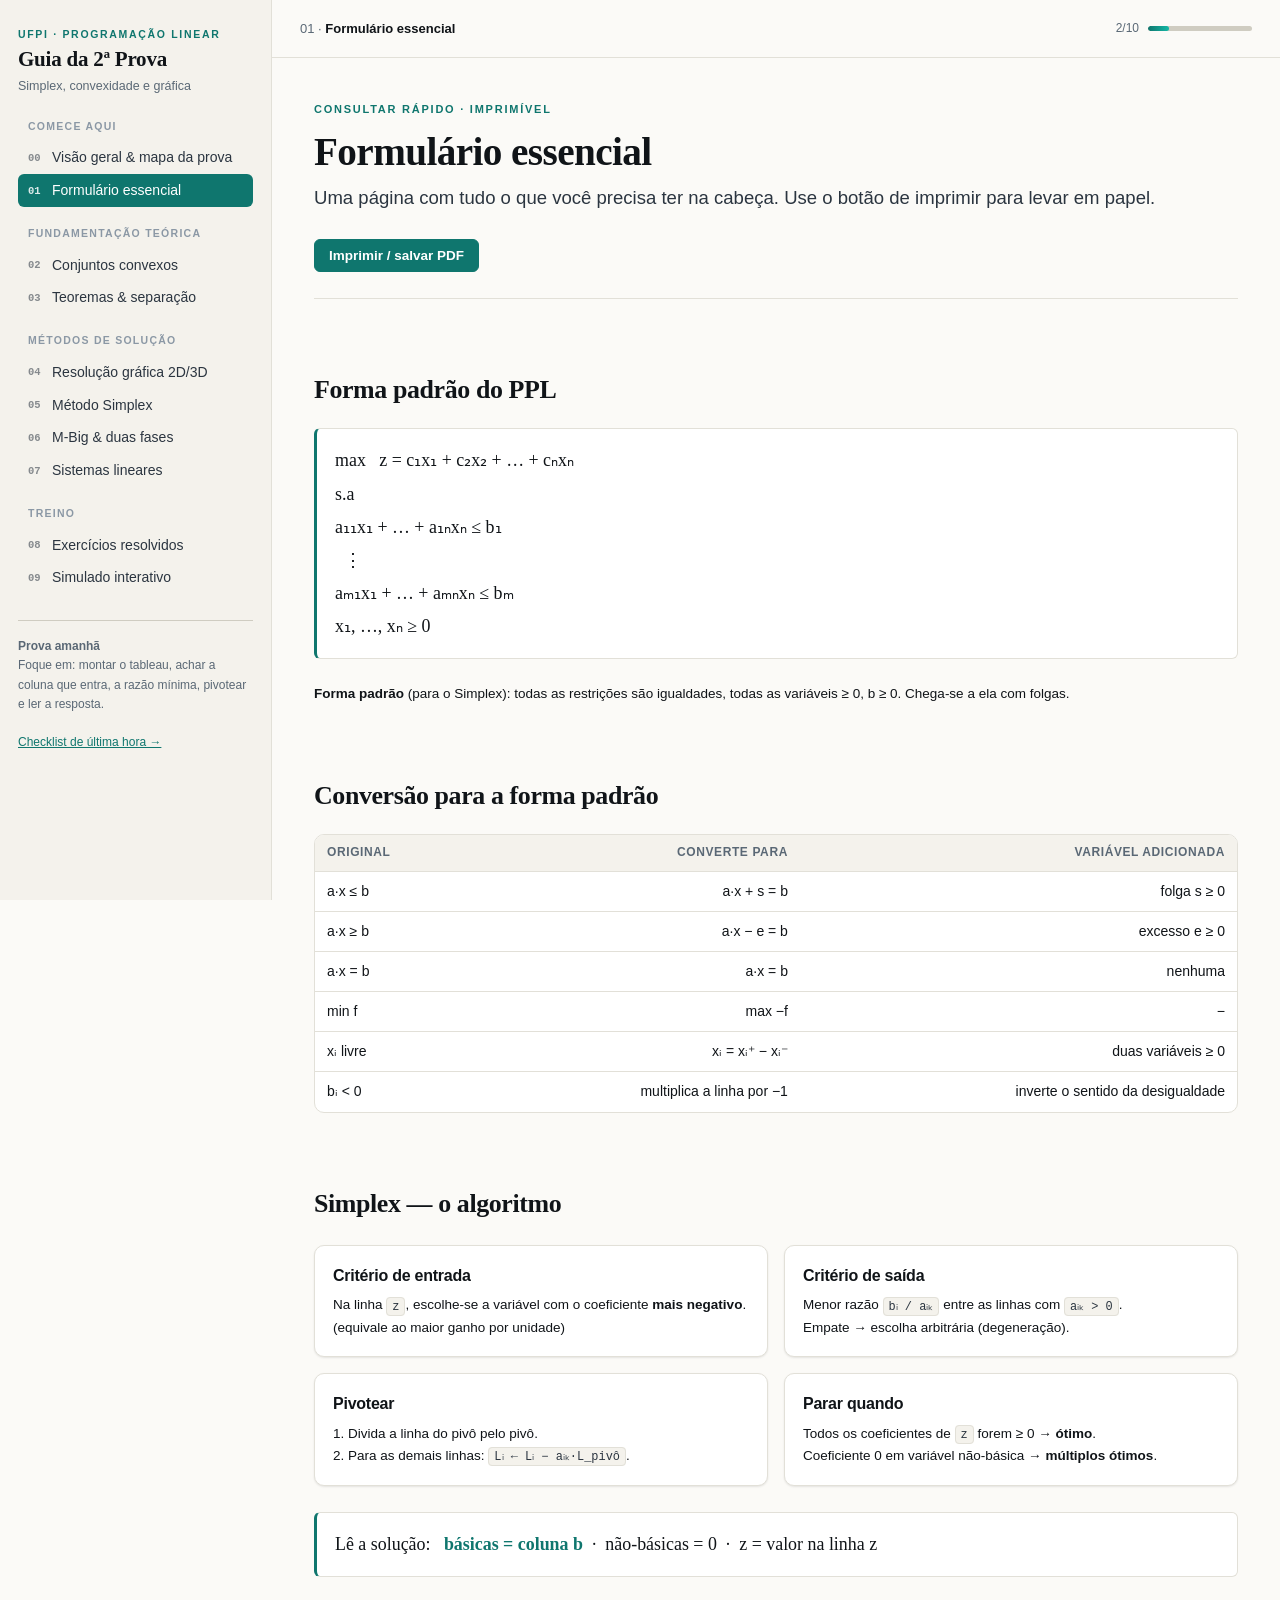
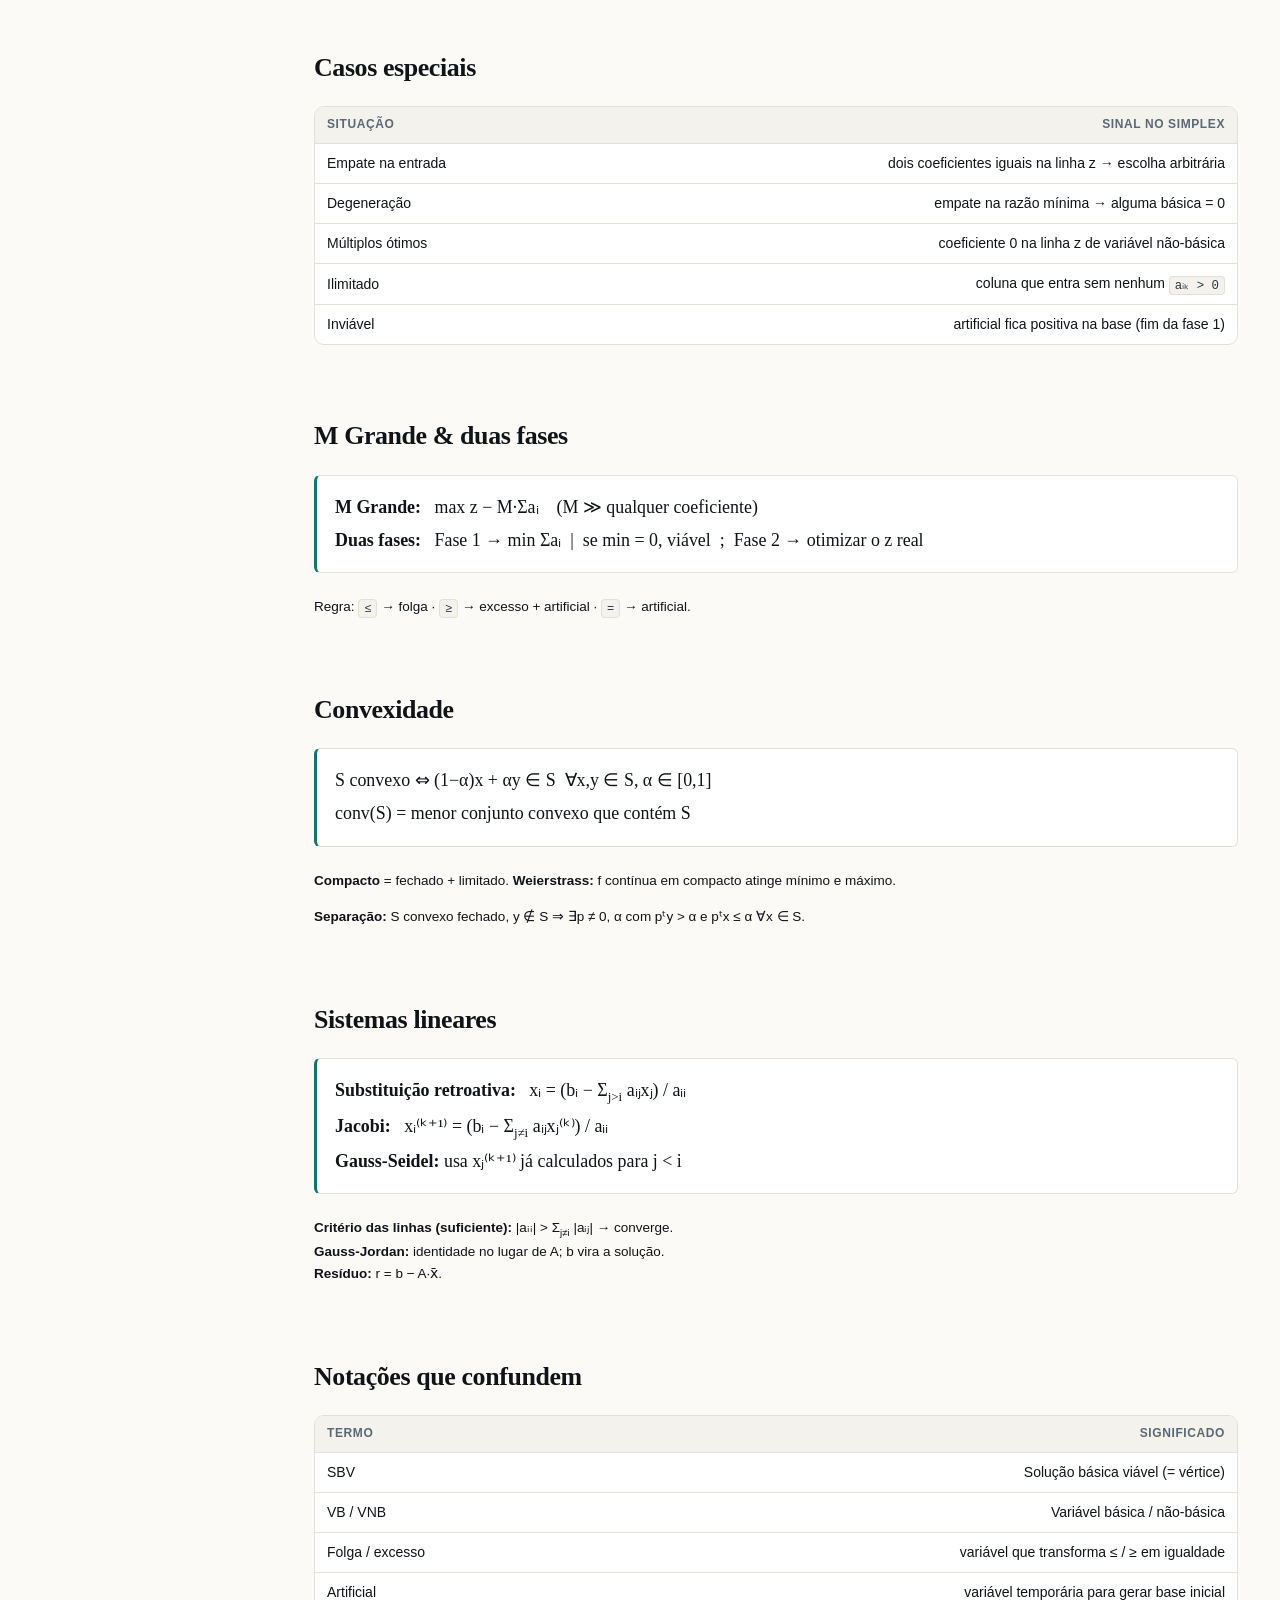
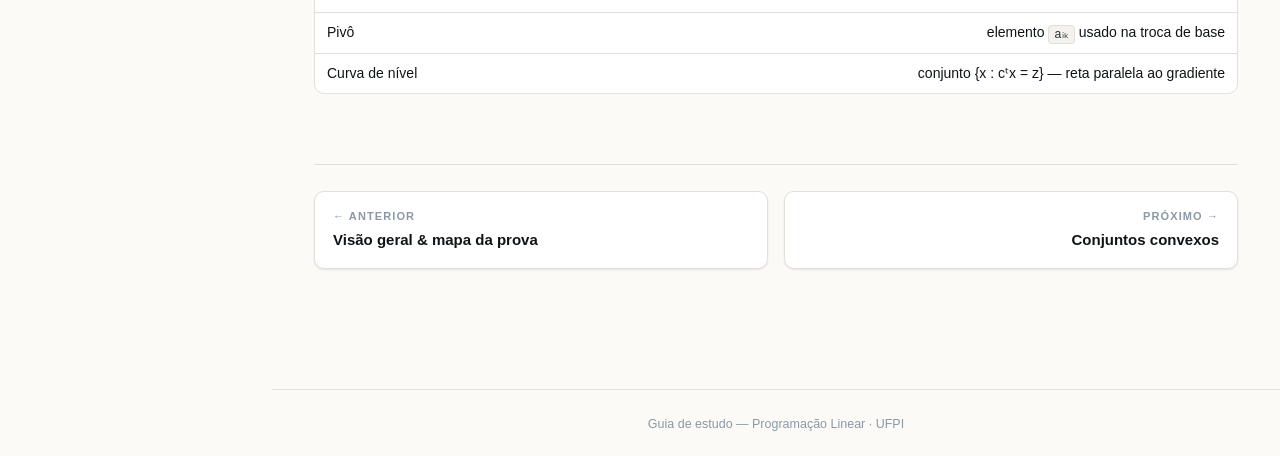
<file: resumo.html>
<!DOCTYPE html>
<html lang="pt-BR">
<head>
<meta charset="UTF-8">
<meta name="viewport" content="width=device-width, initial-scale=1">
<title>Formulário essencial — Guia da 2ª Prova</title>
<link rel="stylesheet" href="assets/css/style.css">
</head>
<body data-page="resumo">
<div class="shell">
  <aside class="sidebar"></aside>
  <div class="main">
    <div class="topbar"><div class="topbar-inner"></div></div>
    <main class="content">

      <div class="page-head">
        <div class="eyebrow">Consultar rápido · imprimível</div>
        <h1>Formulário essencial</h1>
        <p class="lead">Uma página com tudo o que você precisa ter na cabeça. Use o botão de imprimir para levar em papel.</p>
        <div class="btn-row" style="margin-top:14px">
          <button class="btn primary" onclick="window.print()">Imprimir / salvar PDF</button>
        </div>
      </div>

      <h2>Forma padrão do PPL</h2>
      <div class="formula">
        max &nbsp; z = c₁x₁ + c₂x₂ + … + cₙxₙ<br>
        s.a<br>
        a₁₁x₁ + … + a₁ₙxₙ ≤ b₁<br>
        &nbsp; ⋮<br>
        aₘ₁x₁ + … + aₘₙxₙ ≤ bₘ<br>
        x₁, …, xₙ ≥ 0
      </div>
      <p class="small"><b>Forma padrão</b> (para o Simplex): todas as restrições são igualdades, todas as variáveis ≥ 0, b ≥ 0. Chega-se a ela com folgas.</p>

      <h2>Conversão para a forma padrão</h2>
      <div class="tbl-wrap">
        <table>
          <thead><tr><th>Original</th><th>Converte para</th><th>Variável adicionada</th></tr></thead>
          <tbody>
            <tr><td>a·x ≤ b</td><td>a·x + s = b</td><td>folga s ≥ 0</td></tr>
            <tr><td>a·x ≥ b</td><td>a·x − e = b</td><td>excesso e ≥ 0</td></tr>
            <tr><td>a·x = b</td><td>a·x = b</td><td>nenhuma</td></tr>
            <tr><td>min f</td><td>max −f</td><td>−</td></tr>
            <tr><td>xᵢ livre</td><td>xᵢ = xᵢ⁺ − xᵢ⁻</td><td>duas variáveis ≥ 0</td></tr>
            <tr><td>bᵢ &lt; 0</td><td>multiplica a linha por −1</td><td>inverte o sentido da desigualdade</td></tr>
          </tbody>
        </table>
      </div>

      <h2>Simplex — o algoritmo</h2>
      <div class="grid grid-2">
        <div class="card">
          <h4>Critério de entrada</h4>
          <p class="small" style="margin:0">Na linha <code>z</code>, escolhe-se a variável com o coeficiente <b>mais negativo</b>.<br>
          (equivale ao maior ganho por unidade)</p>
        </div>
        <div class="card">
          <h4>Critério de saída</h4>
          <p class="small" style="margin:0">Menor razão <code>bᵢ / aᵢₖ</code> entre as linhas com <code>aᵢₖ &gt; 0</code>.<br>
          Empate → escolha arbitrária (degeneração).</p>
        </div>
        <div class="card">
          <h4>Pivotear</h4>
          <p class="small" style="margin:0">1. Divida a linha do pivô pelo pivô.<br>
          2. Para as demais linhas: <code>Lᵢ ← Lᵢ − aᵢₖ·L_pivô</code>.</p>
        </div>
        <div class="card">
          <h4>Parar quando</h4>
          <p class="small" style="margin:0">Todos os coeficientes de <code>z</code> forem ≥ 0 → <b>ótimo</b>.<br>
          Coeficiente 0 em variável não-básica → <b>múltiplos ótimos</b>.</p>
        </div>
      </div>

      <div class="formula">
        Lê a solução: &nbsp; <span class="hl">básicas = coluna b</span> &nbsp;·&nbsp; não-básicas = 0 &nbsp;·&nbsp; z = valor na linha z
      </div>

      <h2>Casos especiais</h2>
      <div class="tbl-wrap">
        <table>
          <thead><tr><th>Situação</th><th>Sinal no Simplex</th></tr></thead>
          <tbody>
            <tr><td>Empate na entrada</td><td>dois coeficientes iguais na linha z → escolha arbitrária</td></tr>
            <tr><td>Degeneração</td><td>empate na razão mínima → alguma básica = 0</td></tr>
            <tr><td>Múltiplos ótimos</td><td>coeficiente 0 na linha z de variável não-básica</td></tr>
            <tr><td>Ilimitado</td><td>coluna que entra sem nenhum <code>aᵢₖ &gt; 0</code></td></tr>
            <tr><td>Inviável</td><td>artificial fica positiva na base (fim da fase 1)</td></tr>
          </tbody>
        </table>
      </div>

      <h2>M Grande &amp; duas fases</h2>
      <div class="formula">
        <b>M Grande:</b> &nbsp; max z − M·Σaᵢ &nbsp;&nbsp; (M ≫ qualquer coeficiente)<br>
        <b>Duas fases:</b> &nbsp; Fase 1 → min Σaᵢ &nbsp;|&nbsp; se min = 0, viável &nbsp;;&nbsp; Fase 2 → otimizar o z real
      </div>
      <p class="small">Regra: <code>≤</code> → folga · <code>≥</code> → excesso + artificial · <code>=</code> → artificial.</p>

      <h2>Convexidade</h2>
      <div class="formula">
        S convexo ⇔ (1−α)x + αy ∈ S &nbsp;∀x,y ∈ S, α ∈ [0,1]<br>
        conv(S) = menor conjunto convexo que contém S
      </div>
      <p class="small"><b>Compacto</b> = fechado + limitado. <b>Weierstrass:</b> f contínua em compacto atinge mínimo e máximo.</p>
      <p class="small"><b>Separação:</b> S convexo fechado, y ∉ S ⇒ ∃p ≠ 0, α com pᵗy &gt; α e pᵗx ≤ α ∀x ∈ S.</p>

      <h2>Sistemas lineares</h2>
      <div class="formula">
        <b>Substituição retroativa:</b> &nbsp; xᵢ = (bᵢ − Σ<sub>j&gt;i</sub> aᵢⱼxⱼ) / aᵢᵢ<br>
        <b>Jacobi:</b> &nbsp; xᵢ⁽ᵏ⁺¹⁾ = (bᵢ − Σ<sub>j≠i</sub> aᵢⱼxⱼ⁽ᵏ⁾) / aᵢᵢ<br>
        <b>Gauss-Seidel:</b> usa xⱼ⁽ᵏ⁺¹⁾ já calculados para j &lt; i
      </div>
      <p class="small"><b>Critério das linhas (suficiente):</b> |aᵢᵢ| &gt; Σ<sub>j≠i</sub> |aᵢⱼ| → converge.<br>
      <b>Gauss-Jordan:</b> identidade no lugar de A; b vira a solução.<br>
      <b>Resíduo:</b> r = b − A·x̄.</p>

      <h2>Notações que confundem</h2>
      <div class="tbl-wrap">
        <table>
          <thead><tr><th>Termo</th><th>Significado</th></tr></thead>
          <tbody>
            <tr><td>SBV</td><td>Solução básica viável (= vértice)</td></tr>
            <tr><td>VB / VNB</td><td>Variável básica / não-básica</td></tr>
            <tr><td>Folga / excesso</td><td>variável que transforma ≤ / ≥ em igualdade</td></tr>
            <tr><td>Artificial</td><td>variável temporária para gerar base inicial</td></tr>
            <tr><td>Pivô</td><td>elemento <code>aᵢₖ</code> usado na troca de base</td></tr>
            <tr><td>Curva de nível</td><td>conjunto {x : cᵗx = z} — reta paralela ao gradiente</td></tr>
          </tbody>
        </table>
      </div>

      <div class="page-nav"></div>
    </main>
    <footer class="site-foot">Guia de estudo — Programação Linear · UFPI</footer>
  </div>
</div>
<script src="assets/js/core.js"></script>
<script>PL.boot();</script>
</body>
</html>
</file>
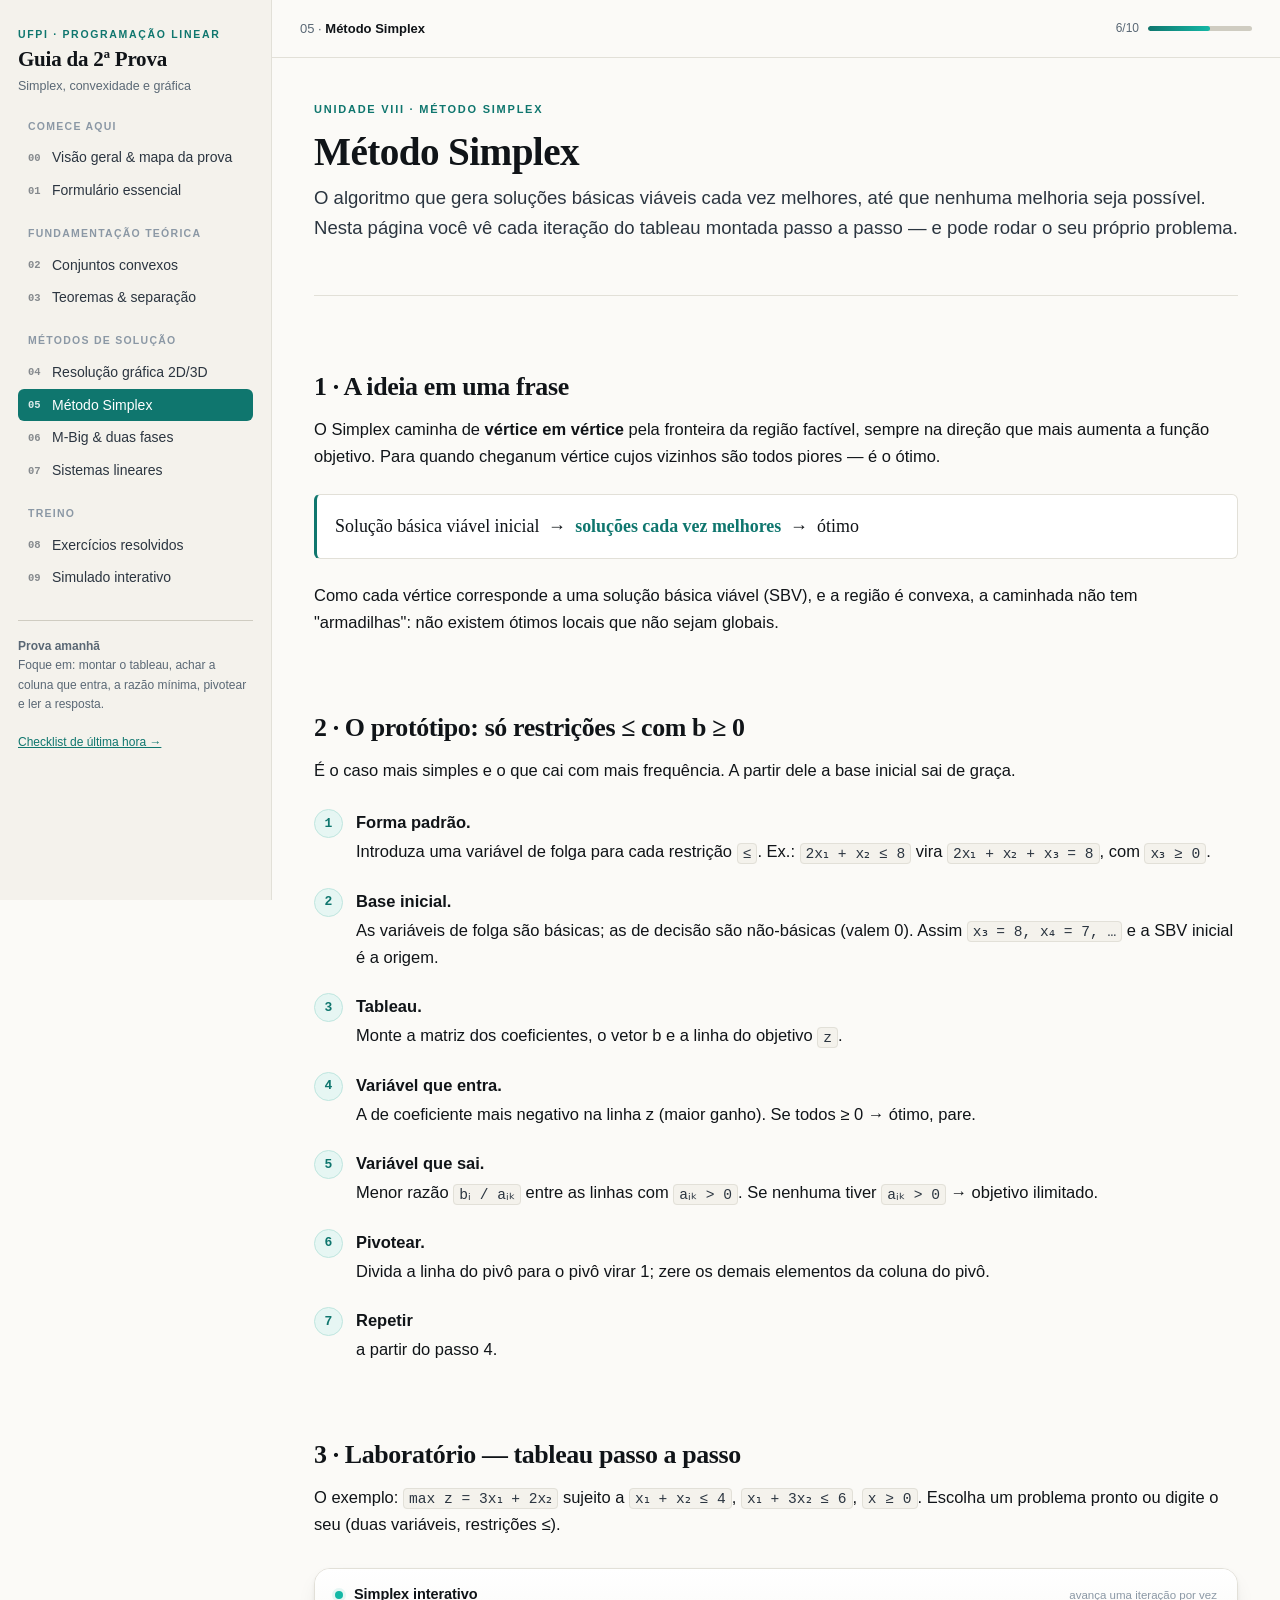
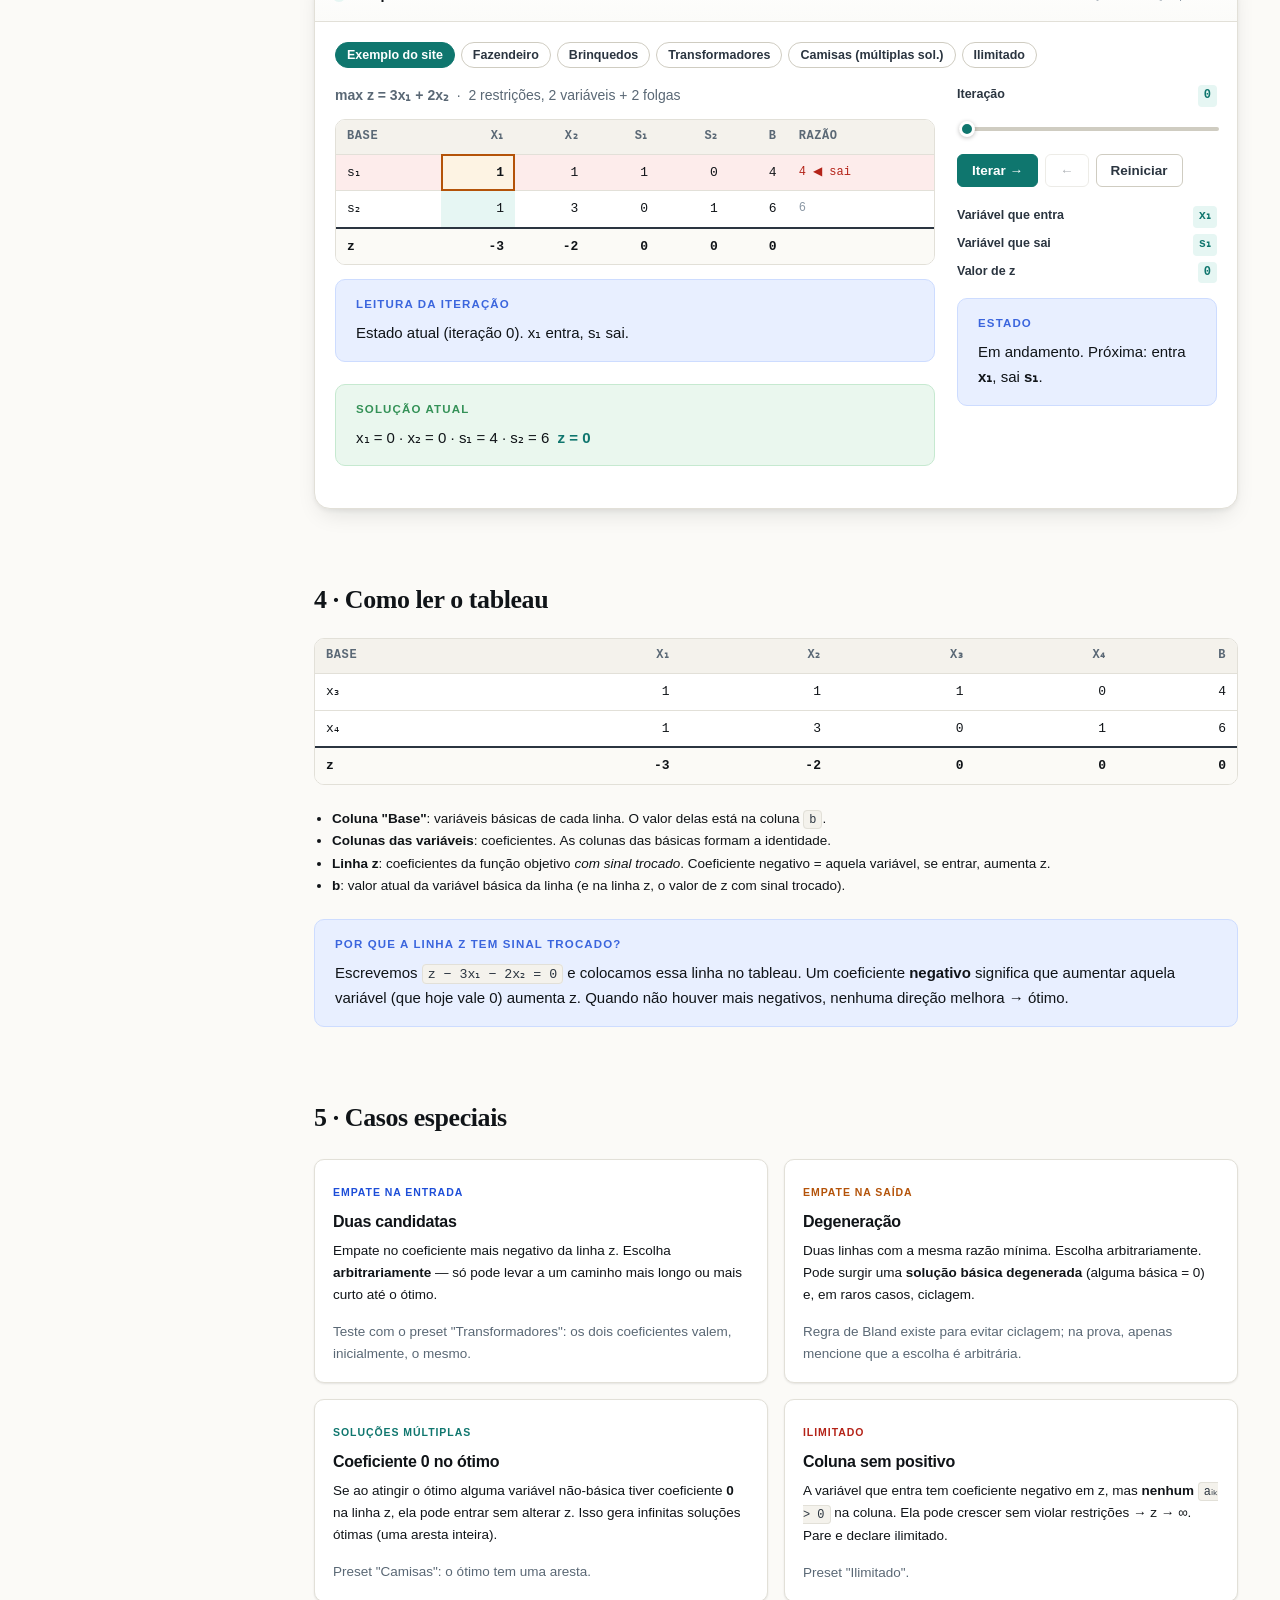
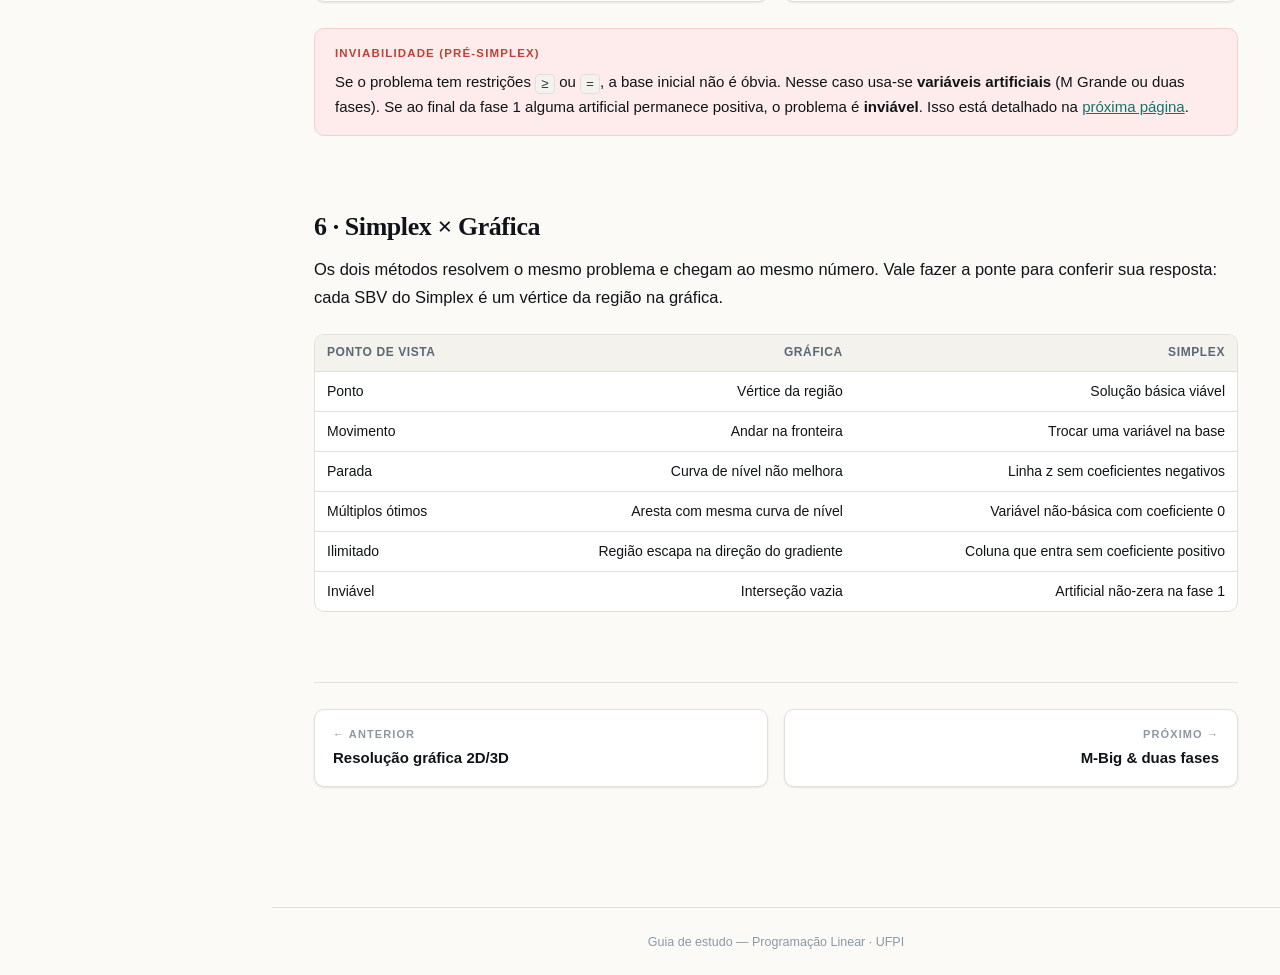
<file: simplex.html>
<!DOCTYPE html>
<html lang="pt-BR">
<head>
<meta charset="UTF-8">
<meta name="viewport" content="width=device-width, initial-scale=1">
<title>Método Simplex — Guia da 2ª Prova</title>
<link rel="stylesheet" href="assets/css/style.css">
</head>
<body data-page="simplex">
<div class="shell">
  <aside class="sidebar"></aside>
  <div class="main">
    <div class="topbar"><div class="topbar-inner"></div></div>
    <main class="content">

      <div class="page-head">
        <div class="eyebrow">Unidade VIII · Método Simplex</div>
        <h1>Método Simplex</h1>
        <p class="lead">O algoritmo que gera soluções básicas viáveis cada vez melhores, até que nenhuma melhoria seja possível. Nesta página você vê cada iteração do tableau montada passo a passo — e pode rodar o seu próprio problema.</p>
      </div>

      <h2>1 · A ideia em uma frase</h2>
      <p>O Simplex caminha de <strong>vértice em vértice</strong> pela fronteira da região factível, sempre na direção que mais aumenta a função objetivo. Para quando cheganum vértice cujos vizinhos são todos piores — é o ótimo.</p>

      <div class="formula">
        Solução básica viável inicial &nbsp;→&nbsp; <span class="hl">soluções cada vez melhores</span> &nbsp;→&nbsp; ótimo
      </div>

      <p>Como cada vértice corresponde a uma solução básica viável (SBV), e a região é convexa, a caminhada não tem "armadilhas": não existem ótimos locais que não sejam globais.</p>

      <h2>2 · O protótipo: só restrições ≤ com b ≥ 0</h2>
      <p>É o caso mais simples e o que cai com mais frequência. A partir dele a base inicial sai de graça.</p>

      <ol class="step-list">
        <li><b>Forma padrão.</b> Introduza uma variável de folga para cada restrição <code>≤</code>. Ex.: <code>2x₁ + x₂ ≤ 8</code> vira <code>2x₁ + x₂ + x₃ = 8</code>, com <code>x₃ ≥ 0</code>.</li>
        <li><b>Base inicial.</b> As variáveis de folga são básicas; as de decisão são não-básicas (valem 0). Assim <code>x₃ = 8, x₄ = 7, …</code> e a SBV inicial é a origem.</li>
        <li><b>Tableau.</b> Monte a matriz dos coeficientes, o vetor b e a linha do objetivo <code>z</code>.</li>
        <li><b>Variável que entra.</b> A de coeficiente mais negativo na linha z (maior ganho). Se todos ≥ 0 → ótimo, pare.</li>
        <li><b>Variável que sai.</b> Menor razão <code>bᵢ / aᵢₖ</code> entre as linhas com <code>aᵢₖ &gt; 0</code>. Se nenhuma tiver <code>aᵢₖ &gt; 0</code> → objetivo ilimitado.</li>
        <li><b>Pivotear.</b> Divida a linha do pivô para o pivô virar 1; zere os demais elementos da coluna do pivô.</li>
        <li><b>Repetir</b> a partir do passo 4.</li>
      </ol>

      <h2>3 · Laboratório — tableau passo a passo</h2>
      <p>O exemplo: <code>max z = 3x₁ + 2x₂</code> sujeito a <code>x₁ + x₂ ≤ 4</code>, <code>x₁ + 3x₂ ≤ 6</code>, <code>x ≥ 0</code>. Escolha um problema pronto ou digite o seu (duas variáveis, restrições ≤).</p>

      <div class="lab">
        <div class="lab-head">
          <span class="dot"></span>
          <span class="lab-title">Simplex interativo</span>
          <span class="lab-hint">avança uma iteração por vez</span>
        </div>
        <div class="lab-body">
          <div class="chips" id="spChips" style="margin-bottom:16px">
            <button class="chip on" data-p="demo">Exemplo do site</button>
            <button class="chip" data-p="fazendeiro">Fazendeiro</button>
            <button class="chip" data-p="brinquedos">Brinquedos</button>
            <button class="chip" data-p="transformador">Transformadores</button>
            <button class="chip" data-p="camisas">Camisas (múltiplas sol.)</button>
            <button class="chip" data-p="ilimitado">Ilimitado</button>
          </div>

          <div class="lab-grid" style="grid-template-columns: 1fr 260px">
            <div>
              <div id="spHead" style="margin-bottom:12px;font-size:14px;color:var(--ink-3)"></div>
              <div class="tbl-wrap" style="margin:0"><div id="spTable"></div></div>
              <div id="spExplain" class="note" style="margin-top:14px">
                <span class="callout-title">Leitura da iteração</span>
                <span id="spExplainTxt">Clique em <b>Iterar</b> para dar o próximo passo.</span>
              </div>
              <div id="spSol" class="tip" style="margin-top:10px;display:none">
                <span class="callout-title">Solução atual</span>
                <span id="spSolTxt"></span>
              </div>
            </div>
            <div>
              <div class="ctrl">
                <div class="ctrl-label"><span>Iteração</span><span class="val" id="spIter">0</span></div>
                <input type="range" id="spSlider" min="0" max="0" value="0">
              </div>
              <div class="btn-row">
                <button class="btn primary" id="spNext">Iterar →</button>
                <button class="btn" id="spPrev">←</button>
                <button class="btn" id="spReset">Reiniciar</button>
              </div>
              <div class="ctrl" style="margin-top:18px">
                <div class="ctrl-label"><span>Variável que entra</span><span class="val" id="spIn">—</span></div>
                <div class="ctrl-label"><span>Variável que sai</span><span class="val" id="spOut">—</span></div>
                <div class="ctrl-label"><span>Valor de z</span><span class="val" id="spZ">—</span></div>
              </div>
              <div id="spStatus" class="tip" style="margin-top:6px">
                <span class="callout-title">Estado</span>
                <span id="spStatusTxt">—</span>
              </div>
            </div>
          </div>
        </div>
      </div>

      <h2>4 · Como ler o tableau</h2>
      <div class="tbl-wrap">
        <table class="tab-simplex">
          <thead>
            <tr><th class="basic">Base</th><th>x₁</th><th>x₂</th><th>x₃</th><th>x₄</th><th>b</th></tr>
          </thead>
          <tbody>
            <tr><td>x₃</td><td>1</td><td>1</td><td>1</td><td>0</td><td>4</td></tr>
            <tr><td>x₄</td><td>1</td><td>3</td><td>0</td><td>1</td><td>6</td></tr>
            <tr class="obj-row"><td>z</td><td>-3</td><td>-2</td><td>0</td><td>0</td><td>0</td></tr>
          </tbody>
        </table>
      </div>
      <ul class="small" style="padding-left:18px">
        <li><b>Coluna "Base"</b>: variáveis básicas de cada linha. O valor delas está na coluna <code>b</code>.</li>
        <li><b>Colunas das variáveis</b>: coeficientes. As colunas das básicas formam a identidade.</li>
        <li><b>Linha z</b>: coeficientes da função objetivo <em>com sinal trocado</em>. Coeficiente negativo = aquela variável, se entrar, aumenta z.</li>
        <li><b>b</b>: valor atual da variável básica da linha (e na linha z, o valor de z com sinal trocado).</li>
      </ul>

      <div class="note">
        <span class="callout-title">Por que a linha z tem sinal trocado?</span>
        Escrevemos <code>z − 3x₁ − 2x₂ = 0</code> e colocamos essa linha no tableau. Um coeficiente <b>negativo</b> significa que aumentar aquela variável (que hoje vale 0) aumenta z. Quando não houver mais negativos, nenhuma direção melhora → ótimo.
      </div>

      <h2>5 · Casos especiais</h2>

      <div class="grid grid-2">
        <div class="card">
          <span class="card-tag" style="color:var(--blue)">Empate na entrada</span>
          <h4>Duas candidatas</h4>
          <p class="small">Empate no coeficiente mais negativo da linha z. Escolha <b>arbitrariamente</b> — só pode levar a um caminho mais longo ou mais curto até o ótimo.</p>
          <p class="small muted" style="margin:0">Teste com o preset "Transformadores": os dois coeficientes valem, inicialmente, o mesmo.</p>
        </div>
        <div class="card">
          <span class="card-tag" style="color:var(--warn)">Empate na saída</span>
          <h4>Degeneração</h4>
          <p class="small">Duas linhas com a mesma razão mínima. Escolha arbitrariamente. Pode surgir uma <b>solução básica degenerada</b> (alguma básica = 0) e, em raros casos, ciclagem.</p>
          <p class="small muted" style="margin:0">Regra de Bland existe para evitar ciclagem; na prova, apenas mencione que a escolha é arbitrária.</p>
        </div>
        <div class="card">
          <span class="card-tag">Soluções múltiplas</span>
          <h4>Coeficiente 0 no ótimo</h4>
          <p class="small">Se ao atingir o ótimo alguma variável não-básica tiver coeficiente <b>0</b> na linha z, ela pode entrar sem alterar z. Isso gera infinitas soluções ótimas (uma aresta inteira).</p>
          <p class="small muted" style="margin:0">Preset "Camisas": o ótimo tem uma aresta.</p>
        </div>
        <div class="card">
          <span class="card-tag" style="color:var(--bad)">Ilimitado</span>
          <h4>Coluna sem positivo</h4>
          <p class="small">A variável que entra tem coeficiente negativo em z, mas <b>nenhum</b> <code>aᵢₖ &gt; 0</code> na coluna. Ela pode crescer sem violar restrições → z → ∞. Pare e declare ilimitado.</p>
          <p class="small muted" style="margin:0">Preset "Ilimitado".</p>
        </div>
      </div>

      <div class="danger">
        <span class="callout-title">Inviabilidade (pré-Simplex)</span>
        Se o problema tem restrições <code>≥</code> ou <code>=</code>, a base inicial não é óbvia. Nesse caso usa-se <b>variáveis artificiais</b> (M Grande ou duas fases). Se ao final da fase 1 alguma artificial permanece positiva, o problema é <b>inviável</b>. Isso está detalhado na <a href="duasfases.html">próxima página</a>.
      </div>

      <h2>6 · Simplex × Gráfica</h2>
      <p>Os dois métodos resolvem o mesmo problema e chegam ao mesmo número. Vale fazer a ponte para conferir sua resposta: cada SBV do Simplex é um vértice da região na gráfica.</p>
      <div class="tbl-wrap">
        <table>
          <thead><tr><th>Ponto de vista</th><th>Gráfica</th><th>Simplex</th></tr></thead>
          <tbody>
            <tr><td>Ponto</td><td>Vértice da região</td><td>Solução básica viável</td></tr>
            <tr><td>Movimento</td><td>Andar na fronteira</td><td>Trocar uma variável na base</td></tr>
            <tr><td>Parada</td><td>Curva de nível não melhora</td><td>Linha z sem coeficientes negativos</td></tr>
            <tr><td>Múltiplos ótimos</td><td>Aresta com mesma curva de nível</td><td>Variável não-básica com coeficiente 0</td></tr>
            <tr><td>Ilimitado</td><td>Região escapa na direção do gradiente</td><td>Coluna que entra sem coeficiente positivo</td></tr>
            <tr><td>Inviável</td><td>Interseção vazia</td><td>Artificial não-zera na fase 1</td></tr>
          </tbody>
        </table>
      </div>

      <div class="page-nav"></div>
    </main>
    <footer class="site-foot">Guia de estudo — Programação Linear · UFPI</footer>
  </div>
</div>
<script src="assets/js/core.js"></script>
<script>
PL.boot();

/* ============ engine Simplex (max, restrições ≤) ============ */
function buildSimplex(obj, cons) {
  // cons: [{a,b,c}] abordagem com variáveis de folga
  const n = obj.length, m = cons.length;
  const names = [];
  for (let j = 0; j < n; j++) names.push('x' + '₁₂₃₄₅₆₇'[j]);
  for (let i = 0; i < m; i++) names.push('s' + '₁₂₃₄₅₆₇'[i]);

  // tableau aumentado: m+1 linhas, n+m+1 colunas (últimas = b)
  let T = [];
  for (let i = 0; i < m; i++) {
    const row = [];
    for (let j = 0; j < n; j++) row.push(cons[i][j]);
    for (let j = 0; j < m; j++) row.push(i === j ? 1 : 0);
    row.push(cons[i][n]); // b
    T.push(row);
  }
  const zrow = [];
  for (let j = 0; j < n; j++) zrow.push(-obj[j]);
  for (let j = 0; j < m; j++) zrow.push(0);
  zrow.push(0);
  T.push(zrow);

  let basic = [];
  for (let i = 0; i < m; i++) basic.push(n + i);

  const steps = [];
  let iter = 0;
  const MAXI = 40;
  let status = 'running';
  let message = '';

  function snapshot() {
    steps.push({
      T: T.map(r => r.slice()),
      basic: basic.slice(),
      status, message, iter,
    });
  }
  snapshot();

  while (iter < MAXI) {
    const zr = T[m];
    // entra: mais negativo
    let enter = -1, best = -1e-9;
    for (let j = 0; j < n + m; j++) {
      if (zr[j] < best) { best = zr[j]; enter = j; }
    }
    let enterTie = false;
    if (enter !== -1) {
      enterTie = zr.some((v, j) => j !== enter && Math.abs(v - best) < 1e-9);
    }
    if (enter === -1) {
      status = 'optimal';
      // multiple?
      const zeroNb = [];
      for (let j = 0; j < n + m; j++) {
        if (!basic.includes(j) && Math.abs(zr[j]) < 1e-9) zeroNb.push(j);
      }
      if (zeroNb.length) {
        status = 'multiple';
        message = `Ótimo atingido, mas ${zeroNb.map(j => names[j]).join(', ')} tem coeficiente 0 na linha z e é não-básica: existem infinitas soluções ótimas (aresta ótima).`;
      } else {
        message = 'Todos os coeficientes de z são ≥ 0: nenhuma variável não-básica melhora a solução. Ótimo encontrado.';
      }
      // O tableau atual JÁ é ótimo (o pivot que trouxe até aqui foi registrado no
      // snapshot anterior). Marcamos o status nele em vez de criar um snapshot repetido.
      steps[steps.length - 1].status = status;
      steps[steps.length - 1].message = message;
      break;
    }
    // sai: razão mínima
    let leave = -1, bestRatio = Infinity, tie = false;
    for (let i = 0; i < m; i++) {
      const a = T[i][enter];
      if (a > 1e-9) {
        const r = T[i][n + m] / a;
        if (r < bestRatio - 1e-12) { bestRatio = r; leave = i; tie = false; }
        else if (Math.abs(r - bestRatio) < 1e-12) { tie = true; }
      }
    }
    if (leave === -1) {
      status = 'unbounded';
      message = `A coluna de ${names[enter]} não tem coeficiente positivo nas restrições: ${names[enter]} pode crescer indefinidamente. Objetivo ilimitado.`;
      steps[steps.length - 1].status = 'unbounded';
      steps[steps.length - 1].message = message;
      break;
    }

    // pivô
    const piv = T[leave][enter];
    const prevBasic = names[basic[leave]];
    for (let j = 0; j <= n + m; j++) T[leave][j] /= piv;
    for (let i = 0; i <= m; i++) {
      if (i === leave) continue;
      const f = T[i][enter];
      if (Math.abs(f) < 1e-12) continue;
      for (let j = 0; j <= n + m; j++) T[i][j] -= f * T[leave][j];
    }
    basic[leave] = enter;
    iter++;

    const degenerate = Math.abs(bestRatio) < 1e-12;
    const meta = {
      enter, leave, prevBasic, tie, degenerate, ratio: bestRatio,
      enterName: names[enter], leaveName: prevBasic,
    };
    status = 'running';
    message = `${names[enter]} entra (coeficiente ${PL.nfmt(best)} na linha z${enterTie ? ', empate na entrada — escolha arbitrária' : ''}). ${prevBasic} sai (razão mínima ${PL.nfmt(bestRatio)})${tie ? ', empate na saída: escolha arbitrária, solução degenerada' : ''}.`;
    // O pivot foi escolhido no tableau anterior: registramos a decisão lá.
    const prev = steps[steps.length - 1];
    prev.decision = { enter, leave, ratio: bestRatio, enterName: names[enter], leaveName: prevBasic, tie, degenerate, enterTie };
    prev.message = message;
    status = 'running';
    steps.push({
      T: T.map(r => r.slice()),
      basic: basic.slice(),
      status, message: 'Tableau atualizado após o pivot.', iter,
    });
  }

  if (status === 'running' && iter >= MAXI) {
    status = 'cycled';
    message = 'Limite de iterações atingido (possível ciclagem).';
    steps[steps.length - 1].status = status;
    steps[steps.length - 1].message = message;
  }

  const solution = basic.map((b, i) => ({
    name: names[b],
    value: T[i][n + m],
  }));

  // Monta um "replay": cada quadro = { tabela, coluna que entra, linha que sai, textos }
  // para que o usuário veja a decisão ANTES do pivot.
  const frames = [];
  for (let k = 0; k < steps.length; k++) {
    const s = steps[k];
    const isLast = k === steps.length - 1;
    frames.push({
      T: s.T,
      basic: s.basic,
      status: k < steps.length - 1 ? 'decide' : s.status,
      message: k < steps.length - 1
        ? `Estado atual (iteração ${k}). ${s.decision ? s.decision.enterName + ' entra, ' + s.decision.leaveName + ' sai.' : ''}`
        : s.message,
      decision: s.decision || null,
      iter: k,
      // para exibir a decisão a tomar neste quadro
      pending: (s.status === 'running') ? computePending(s, n, m, names) : null,
    });
  }

  // número final de vértices percorridos = len(frames)-1
  return { names, steps, frames, n, m, solution, finalZ: T[m][n + m] };
}

function computePending(s, n, m, names) {
  const cols = n + m;
  const zr = s.T[m];
  let enter = -1, best = -1e-9;
  for (let j = 0; j < cols; j++) if (zr[j] < best) { best = zr[j]; enter = j; }
  if (enter === -1) return null;
  let leave = -1, br = Infinity, tie = false;
  for (let i = 0; i < m; i++) {
    if (s.T[i][enter] > 1e-9) {
      const r = s.T[i][cols] / s.T[i][enter];
      if (r < br - 1e-12) { br = r; leave = i; tie = false; }
      else if (Math.abs(r - br) < 1e-12) tie = true;
    }
  }
  return {
    enter, leave, best, ratio: br, tie,
    enterName: names[enter],
    leaveName: leave >= 0 ? names[s.basic[leave]] : null,
    unbounded: leave === -1,
  };
}

PL.nfmt = function (v) {
  if (Math.abs(v) < 1e-9) return '0';
  const r = Math.round(v * 1000) / 1000;
  return Number.isInteger(r) ? String(r) : r.toFixed(3).replace(/0+$/, '').replace(/\.$/, '');
};

/* ============ UI ============ */
(function () {
  const PRESETS = {
    demo: { obj: [3, 2], cons: [[1, 1, 4], [1, 3, 6]], label: 'max z = 3x₁ + 2x₂' },
    fazendeiro: { obj: [5, 2], cons: [[1, 0, 3], [0, 1, 4], [1, 2, 9]], label: 'max z = 5x₁ + 2x₂' },
    brinquedos: { obj: [12, 60], cons: [[0.25, 0.5, 36], [0.1, 0.75, 22], [0.1, 0.4, 15]], label: 'max z = 12x₁ + 60x₂' },
    transformador: { obj: [1, 1], cons: [[2, 1, 8], [1, 2, 7], [0, 1, 2]], label: 'max z = x₁ + x₂' },
    camisas: { obj: [1, 2], cons: [[1, 0, 3], [0, 1, 4], [1, 2, 9]], label: 'max z = x₁ + 2x₂  (objetivo ∥ restrição)' },
    ilimitado: { obj: [3, 2], cons: [[-1, 1, 2]], label: 'max z = 3x₁ + 2x₂  (s.a −x₁ + x₂ ≤ 2)' },
  };

  let model = null, cur = 0, presetName = 'demo';

  function load(name) {
    presetName = name;
    const p = PRESETS[name];
    model = buildSimplex(p.obj, p.cons);
    model.label = p.label;
    cur = 0;
    document.getElementById('spSlider').max = model.frames.length - 1;
    document.getElementById('spSlider').value = 0;
    render();
  }

  function render() {
    const fr = model.frames[cur];
    const st = { T: fr.T, basic: fr.basic, status: fr.status, message: fr.message, decision: fr.decision };
    const n = model.n, m = model.m, names = model.names;
    const cols = n + m;

    // header
    document.getElementById('spHead').innerHTML =
      `<b>${model.label}</b> &nbsp;·&nbsp; ${m} restrições, ${n} variáveis + ${m} folgas`;

    // tabela
    let html = '<table class="tab-simplex"><thead><tr><th class="basic">Base</th>';
    for (let j = 0; j < cols; j++) html += `<th>${names[j]}</th>`;
    html += '<th>b</th><th style="text-align:left">razão</th></tr></thead><tbody>';

    // A decisão registrada neste passo é a que SERÁ tomada (coluna que entra / linha que sai).
    // A decisão a TOMAR neste tableau (pré-pivot).
    const pend = fr.pending;
    const enterCol = pend ? pend.enter : null;
    const leaveRow = pend ? pend.leave : null;

    for (let i = 0; i < m; i++) {
      const isOut = i === leaveRow;
      html += `<tr class="${isOut ? 'row-out' : ''}">`;
      html += `<td class="basic">${names[st.basic[i]]}</td>`;
      for (let j = 0; j < cols; j++) {
        const isPiv = isOut && j === enterCol;
        const cls = isPiv ? 'piv' : (j === enterCol ? 'col-in' : '');
        html += `<td class="${cls}">${PL.nfmt(st.T[i][j])}</td>`;
      }
      html += `<td>${PL.nfmt(st.T[i][cols])}</td>`;
      let ratioTxt = '';
      if (enterCol != null) {
        ratioTxt = st.T[i][enterCol] > 1e-9
          ? PL.nfmt(st.T[i][cols] / st.T[i][enterCol]) + (isOut ? ' ◀ sai' : '')
          : '—';
      }
      html += `<td style="text-align:left;color:${isOut ? '#b42318' : '#8b98a5'};font-size:12px">${ratioTxt}</td>`;
      html += '</tr>';
    }
    // linha z
    html += '<tr class="obj-row"><td class="basic">z</td>';
    for (let j = 0; j < cols; j++) {
      html += `<td class="${j === enterCol ? 'col-in' : ''}">${PL.nfmt(st.T[m][j])}</td>`;
    }
    html += `<td>${PL.nfmt(st.T[m][cols])}</td><td></td></tr>`;
    html += '</tbody></table>';
    document.getElementById('spTable').innerHTML = html;

    // painel
    document.getElementById('spIter').textContent = cur;
    document.getElementById('spSlider').value = cur;
    document.getElementById('spExplainTxt').innerHTML = st.message || 'Estado inicial: base formada pelas folgas, x = 0.';

    // painel: decisão a tomar neste tableau
    const outName = pend ? (pend.leaveName || '(nenhuma — ilimitado)') : '—';
    document.getElementById('spIn').textContent = pend ? pend.enterName : '—';
    document.getElementById('spOut').textContent = outName;
    document.getElementById('spZ').textContent = PL.nfmt(st.T[m][cols]);

    // solução atual: básicas com valor em b, não-básicas = 0
    const solBox = document.getElementById('spSol');
    const solTxt = document.getElementById('spSolTxt');
    solBox.style.display = 'block';
    const parts = [];
    for (let j = 0; j < cols; j++) {
      const bi = st.basic.indexOf(j);
      const val = bi >= 0 ? st.T[bi][cols] : 0;
      if (j < n || Math.abs(val) > 1e-9) parts.push(`${names[j]} = ${PL.nfmt(val)}`);
    }
    solTxt.innerHTML = parts.join(' · ') + ` &nbsp;<b style="color:var(--accent)">z = ${PL.nfmt(st.T[m][cols])}</b>`;

    const e2 = enterCol != null ? enterCol : -1;

    const sb = document.getElementById('spStatus');
    const stx = document.getElementById('spStatusTxt');
    if (st.status === 'optimal') { sb.className = 'tip'; stx.innerHTML = '<b>Ótimo.</b> ' + st.message; }
    else if (st.status === 'multiple') { sb.className = 'warn'; stx.innerHTML = '<b>Múltiplos ótimos.</b> ' + st.message; }
    else if (st.status === 'unbounded') { sb.className = 'danger'; stx.innerHTML = '<b>Ilimitado.</b> ' + st.message; }
    else if (st.status === 'cycled') { sb.className = 'warn'; stx.innerHTML = '<b>Atenção.</b> ' + st.message; }
    else { sb.className = 'note'; stx.innerHTML = 'Em andamento. Próxima: entra <b>' + (e2 >= 0 ? names[e2] : '—') + '</b>, sai <b>' + outName + '</b>.'; }

    document.getElementById('spNext').disabled = cur >= model.frames.length - 1;
    document.getElementById('spPrev').disabled = cur <= 0;
  }

  document.getElementById('spNext').addEventListener('click', () => { if (cur < model.frames.length - 1) { cur++; render(); } });
  document.getElementById('spPrev').addEventListener('click', () => { if (cur > 0) { cur--; render(); } });
  document.getElementById('spReset').addEventListener('click', () => { cur = 0; render(); });
  document.getElementById('spSlider').addEventListener('input', e => { cur = +e.target.value; render(); });

  document.querySelectorAll('#spChips .chip').forEach(c => {
    c.addEventListener('click', () => {
      document.querySelectorAll('#spChips .chip').forEach(x => x.classList.remove('on'));
      c.classList.add('on');
      load(c.dataset.p);
    });
  });

  load('demo');
})();
</script>
</body>
</html>
</file>
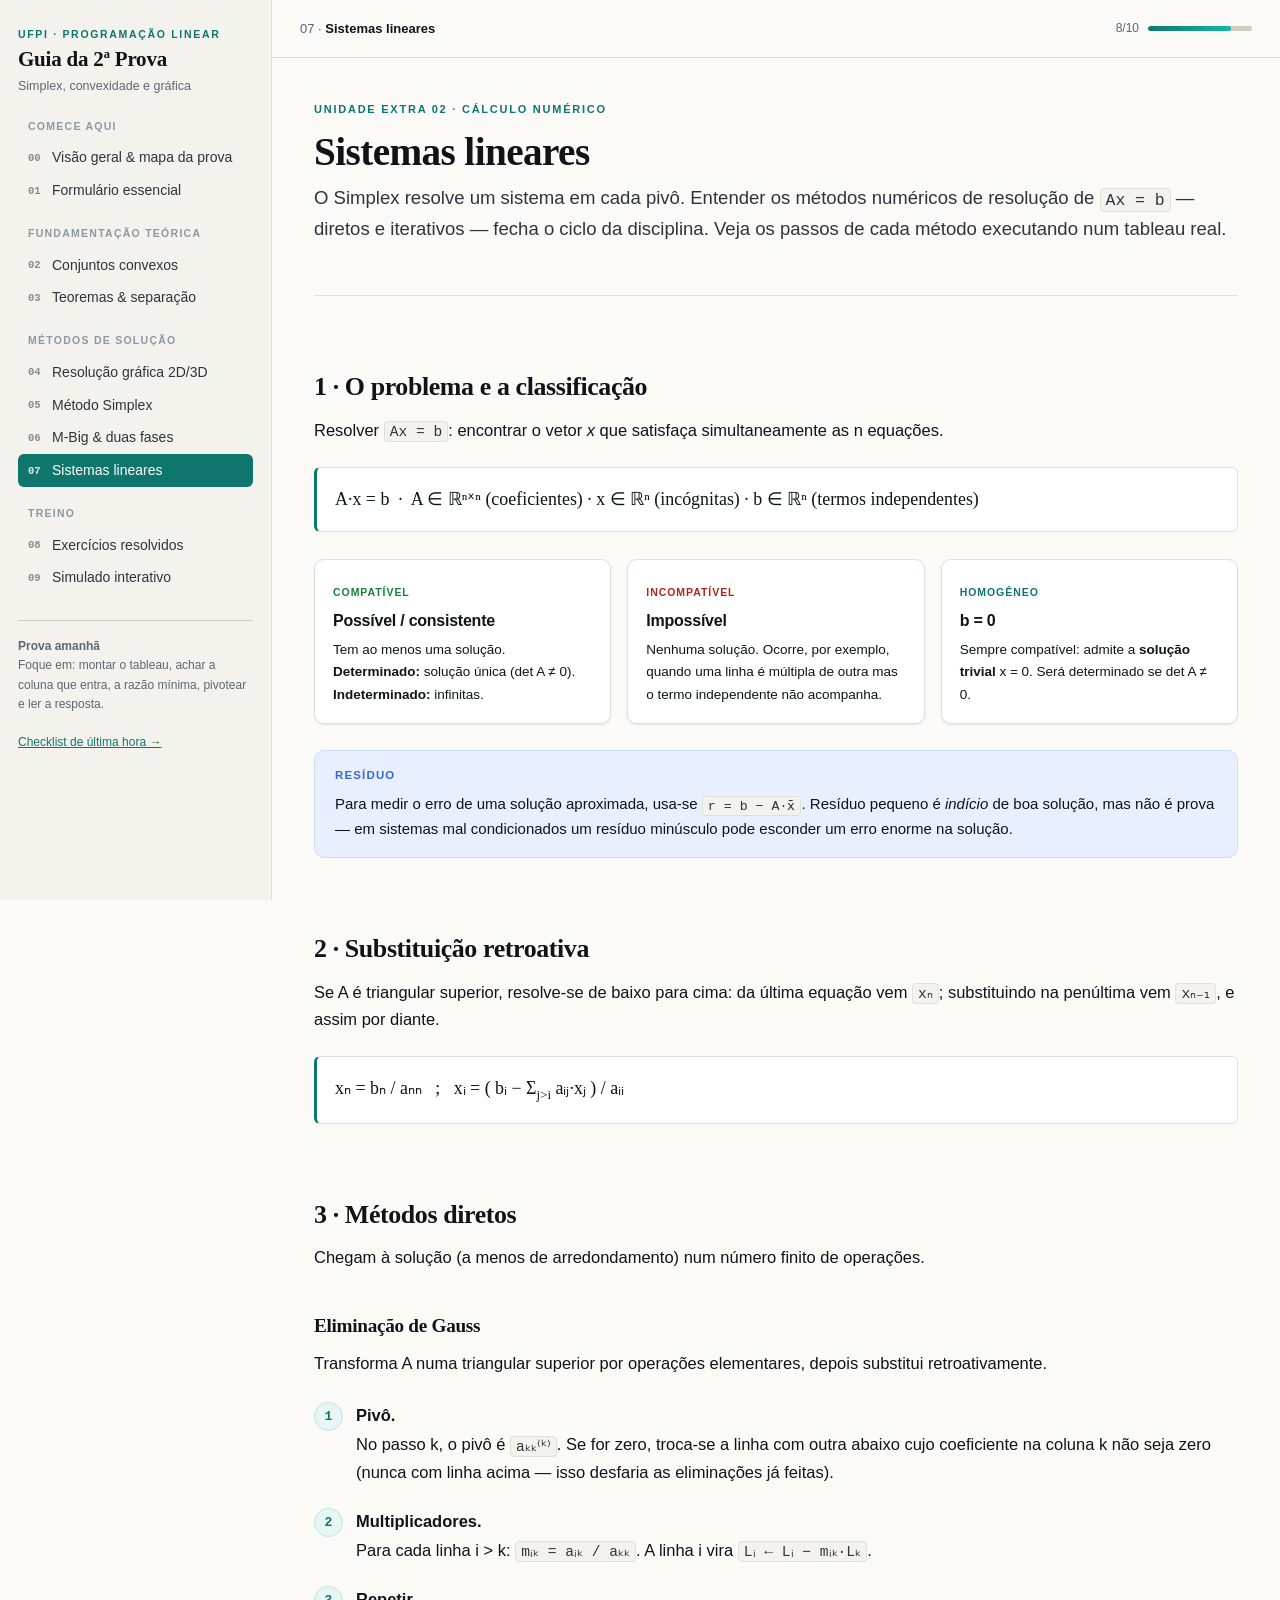
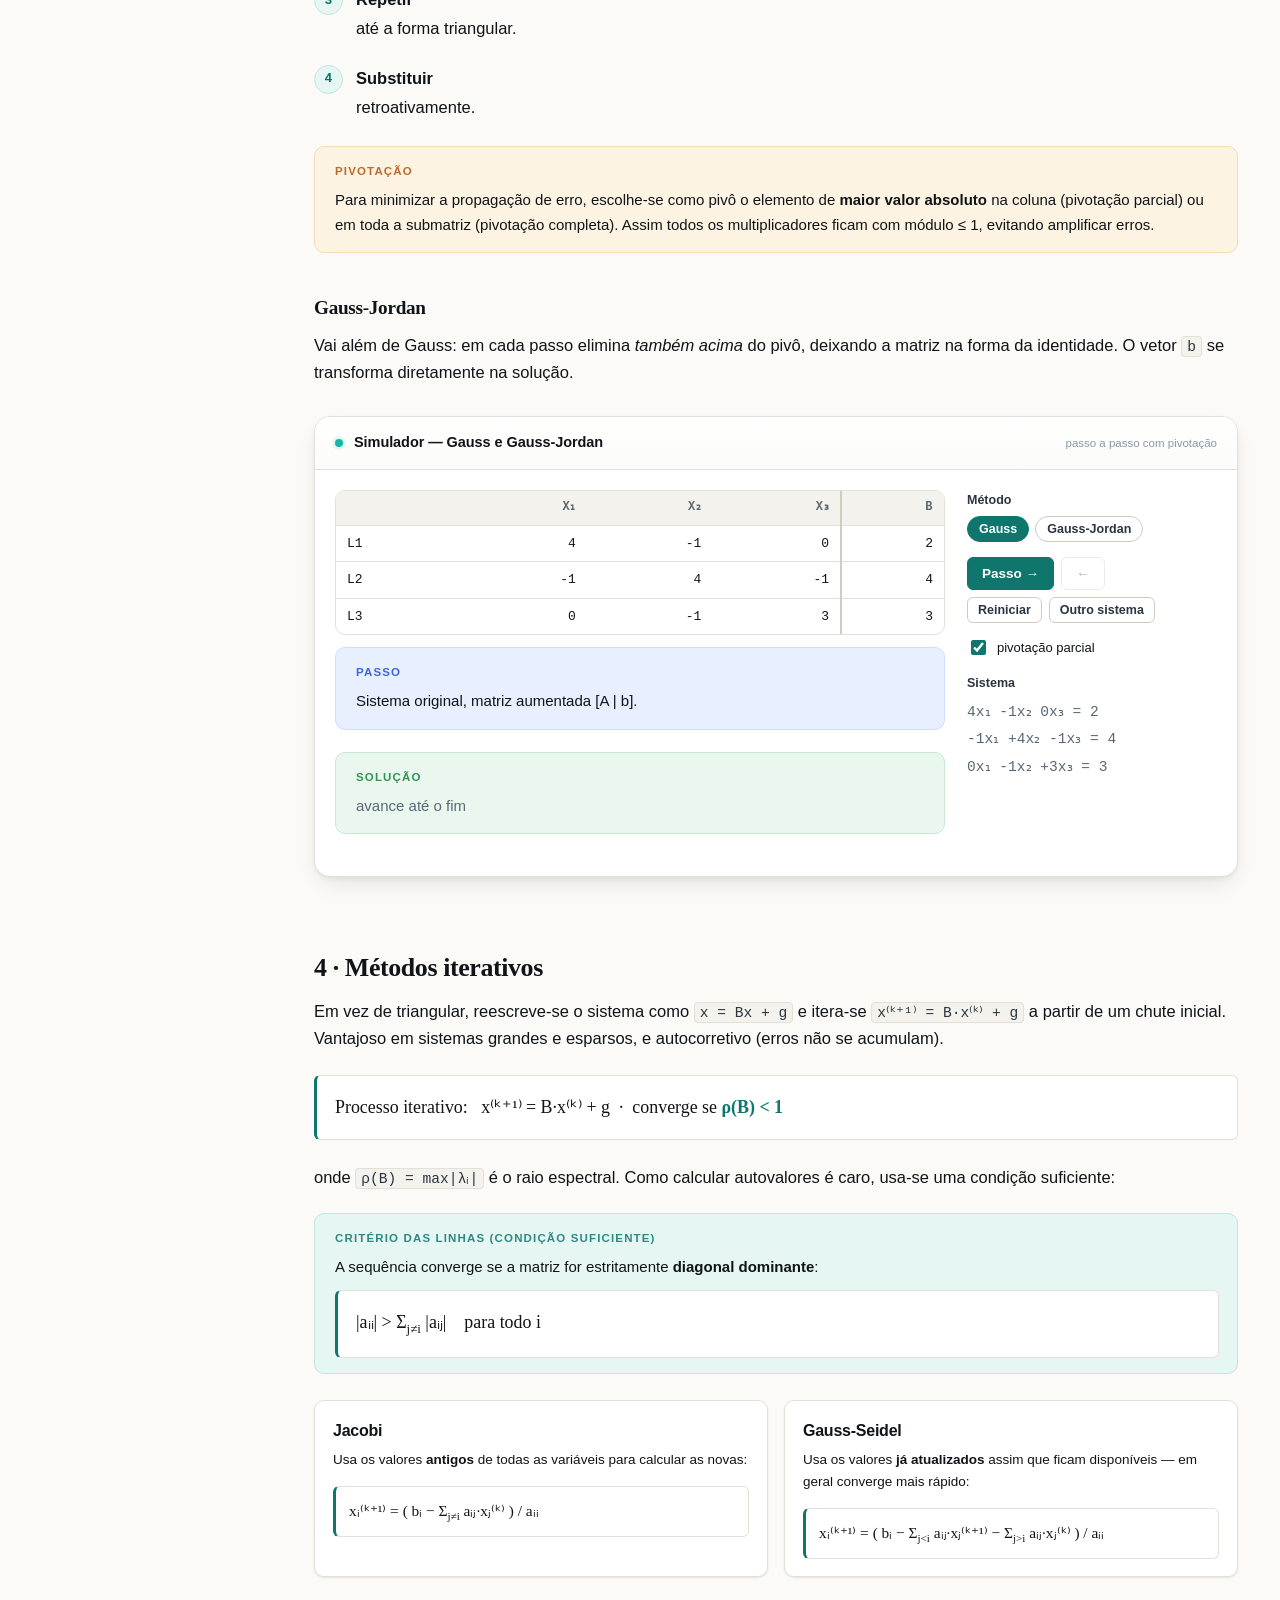
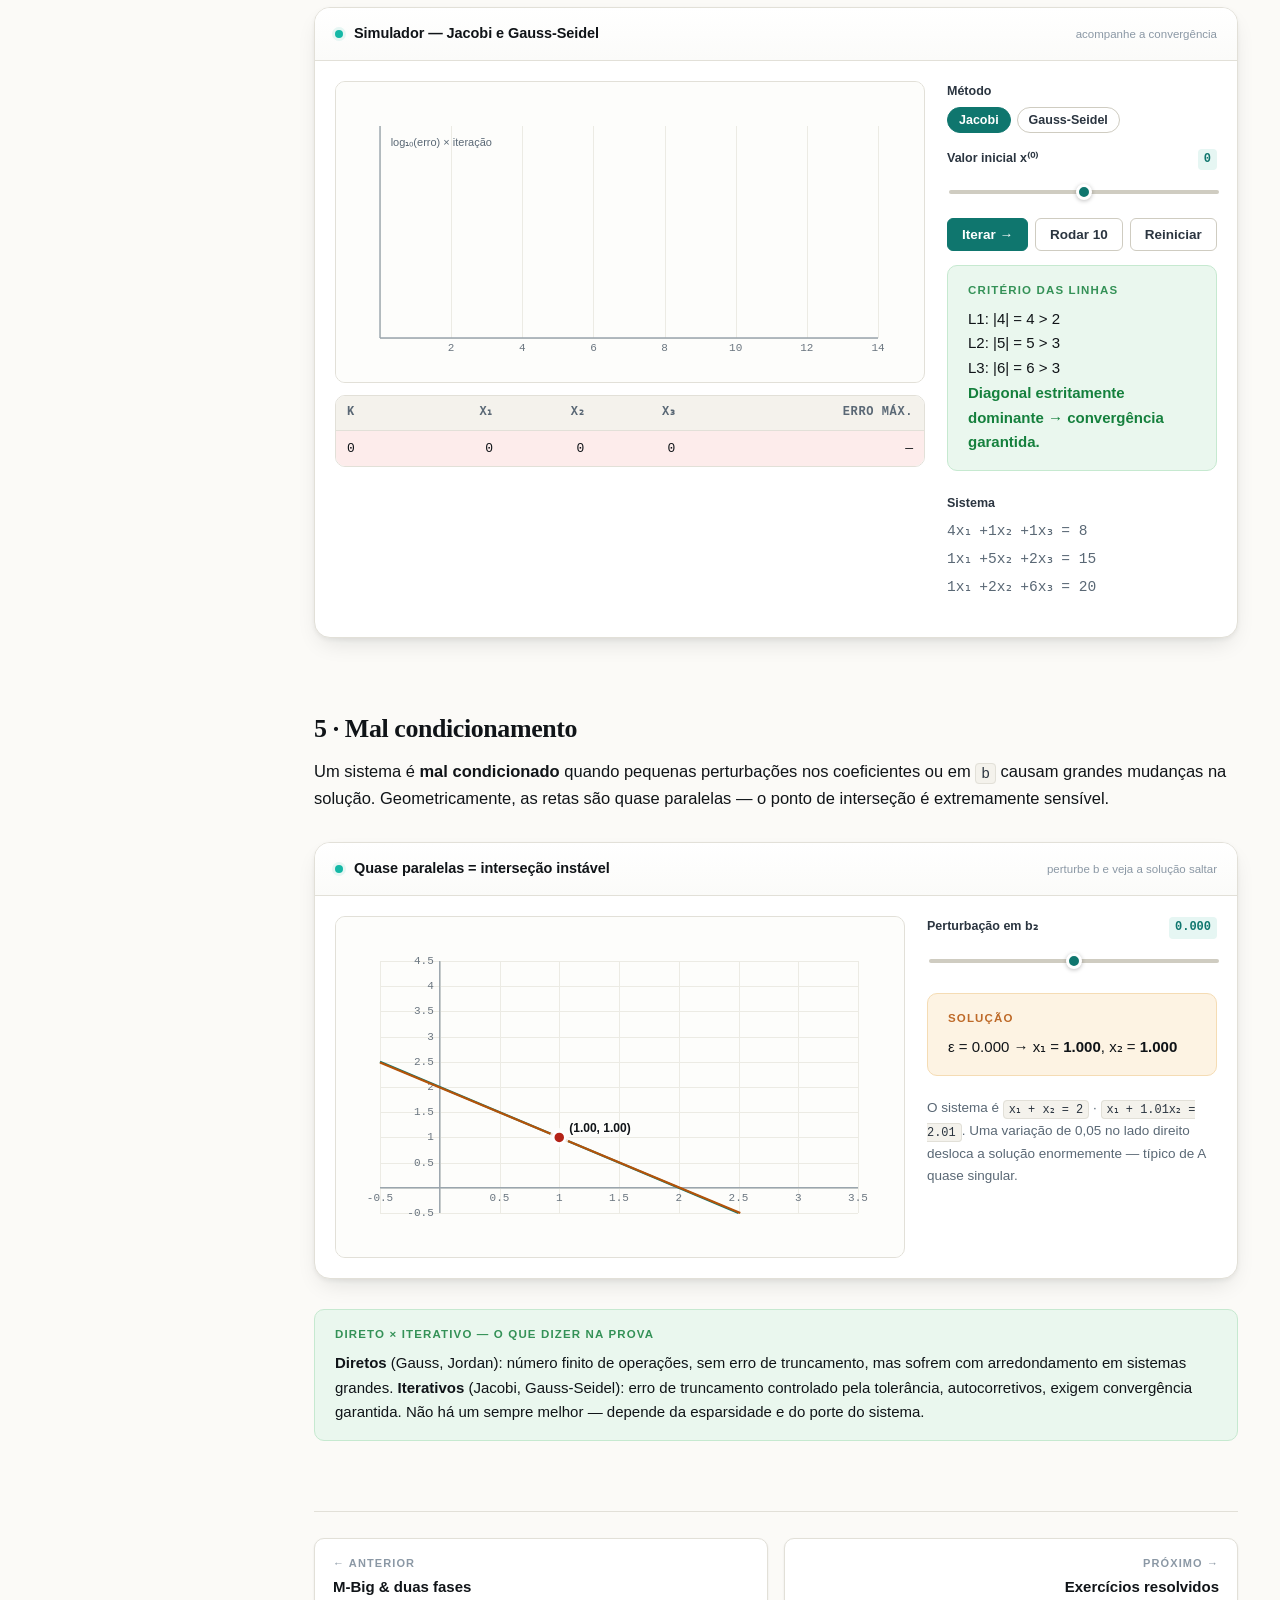
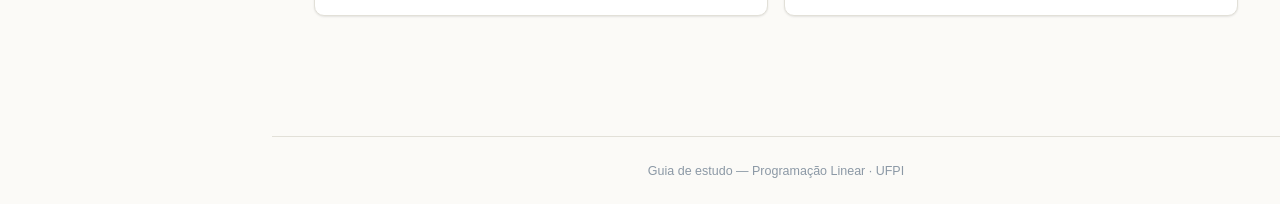
<file: sistemas.html>
<!DOCTYPE html>
<html lang="pt-BR">
<head>
<meta charset="UTF-8">
<meta name="viewport" content="width=device-width, initial-scale=1">
<title>Sistemas lineares — Guia da 2ª Prova</title>
<link rel="stylesheet" href="assets/css/style.css">
</head>
<body data-page="sistemas">
<div class="shell">
  <aside class="sidebar"></aside>
  <div class="main">
    <div class="topbar"><div class="topbar-inner"></div></div>
    <main class="content">

      <div class="page-head">
        <div class="eyebrow">Unidade Extra 02 · Cálculo numérico</div>
        <h1>Sistemas lineares</h1>
        <p class="lead">O Simplex resolve um sistema em cada pivô. Entender os métodos numéricos de resolução de <code>Ax = b</code> — diretos e iterativos — fecha o ciclo da disciplina. Veja os passos de cada método executando num tableau real.</p>
      </div>

      <h2>1 · O problema e a classificação</h2>
      <p>Resolver <code>Ax = b</code>: encontrar o vetor <em>x</em> que satisfaça simultaneamente as n equações.</p>
      <div class="formula">
        A·x = b &nbsp;·&nbsp; A ∈ ℝⁿˣⁿ (coeficientes) · x ∈ ℝⁿ (incógnitas) · b ∈ ℝⁿ (termos independentes)
      </div>

      <div class="grid grid-3">
        <div class="card">
          <span class="card-tag" style="color:var(--good)">Compatível</span>
          <h4>Possível / consistente</h4>
          <p class="small" style="margin:0">Tem ao menos uma solução.<br>
          <b>Determinado:</b> solução única (det A ≠ 0).<br>
          <b>Indeterminado:</b> infinitas.</p>
        </div>
        <div class="card">
          <span class="card-tag" style="color:var(--bad)">Incompatível</span>
          <h4>Impossível</h4>
          <p class="small" style="margin:0">Nenhuma solução. Ocorre, por exemplo, quando uma linha é múltipla de outra mas o termo independente não acompanha.</p>
        </div>
        <div class="card">
          <span class="card-tag">Homogêneo</span>
          <h4>b = 0</h4>
          <p class="small" style="margin:0">Sempre compatível: admite a <b>solução trivial</b> x = 0. Será determinado se det A ≠ 0.</p>
        </div>
      </div>

      <div class="note">
        <span class="callout-title">Resíduo</span>
        Para medir o erro de uma solução aproximada, usa-se <code>r = b − A·x̄</code>. Resíduo pequeno é <em>indício</em> de boa solução, mas não é prova — em sistemas mal condicionados um resíduo minúsculo pode esconder um erro enorme na solução.
      </div>

      <h2>2 · Substituição retroativa</h2>
      <p>Se A é triangular superior, resolve-se de baixo para cima: da última equação vem <code>xₙ</code>; substituindo na penúltima vem <code>xₙ₋₁</code>, e assim por diante.</p>
      <div class="formula">
        xₙ = bₙ / aₙₙ &nbsp;&nbsp;;&nbsp;&nbsp; xᵢ = ( bᵢ − Σ<sub>j&gt;i</sub> aᵢⱼ·xⱼ ) / aᵢᵢ
      </div>

      <h2>3 · Métodos diretos</h2>
      <p>Chegam à solução (a menos de arredondamento) num número finito de operações.</p>

      <h3>Eliminação de Gauss</h3>
      <p>Transforma A numa triangular superior por operações elementares, depois substitui retroativamente.</p>
      <ol class="step-list">
        <li><b>Pivô.</b> No passo k, o pivô é <code>aₖₖ⁽ᵏ⁾</code>. Se for zero, troca-se a linha com outra abaixo cujo coeficiente na coluna k não seja zero (nunca com linha acima — isso desfaria as eliminações já feitas).</li>
        <li><b>Multiplicadores.</b> Para cada linha i &gt; k: <code>mᵢₖ = aᵢₖ / aₖₖ</code>. A linha i vira <code>Lᵢ ← Lᵢ − mᵢₖ·Lₖ</code>.</li>
        <li><b>Repetir</b> até a forma triangular.</li>
        <li><b>Substituir</b> retroativamente.</li>
      </ol>

      <div class="warn">
        <span class="callout-title">Pivotação</span>
        Para minimizar a propagação de erro, escolhe-se como pivô o elemento de <b>maior valor absoluto</b> na coluna (pivotação parcial) ou em toda a submatriz (pivotação completa). Assim todos os multiplicadores ficam com módulo ≤ 1, evitando amplificar erros.
      </div>

      <h3>Gauss-Jordan</h3>
      <p>Vai além de Gauss: em cada passo elimina <em>também acima</em> do pivô, deixando a matriz na forma da identidade. O vetor <code>b</code> se transforma diretamente na solução.</p>

      <div class="lab">
        <div class="lab-head">
          <span class="dot"></span>
          <span class="lab-title">Simulador — Gauss e Gauss-Jordan</span>
          <span class="lab-hint">passo a passo com pivotação</span>
        </div>
        <div class="lab-body">
          <div class="lab-grid" style="grid-template-columns:1fr 250px">
            <div>
              <div class="tbl-wrap" style="margin:0"><div id="gTable"></div></div>
              <div id="gMsg" class="note" style="margin-top:12px"><span class="callout-title">Passo</span><span id="gMsgTxt">—</span></div>
              <div id="gSol" class="tip" style="margin-top:10px"><span class="callout-title">Solução</span><span id="gSolTxt">—</span></div>
            </div>
            <div>
              <div class="ctrl">
                <div class="ctrl-label"><span>Método</span></div>
                <div class="chips">
                  <button class="chip on" id="gGauss">Gauss</button>
                  <button class="chip" id="gJordan">Gauss-Jordan</button>
                </div>
              </div>
              <div class="btn-row">
                <button class="btn primary" id="gNext">Passo →</button>
                <button class="btn" id="gPrev">←</button>
              </div>
              <div class="btn-row" style="margin-top:7px">
                <button class="btn btn-sm" id="gReset">Reiniciar</button>
                <button class="btn btn-sm" id="gNew">Outro sistema</button>
              </div>
              <div class="ctrl" style="margin-top:14px">
                <label class="toggle"><input type="checkbox" id="gPivot" checked> pivotação parcial</label>
              </div>
              <div class="ctrl">
                <div class="ctrl-label"><span>Sistema</span></div>
                <div id="gSys" class="mono small" style="line-height:1.9;color:var(--ink-3)"></div>
              </div>
            </div>
          </div>
        </div>
      </div>

      <h2>4 · Métodos iterativos</h2>
      <p>Em vez de triangular, reescreve-se o sistema como <code>x = Bx + g</code> e itera-se <code>x⁽ᵏ⁺¹⁾ = B·x⁽ᵏ⁾ + g</code> a partir de um chute inicial. Vantajoso em sistemas grandes e esparsos, e autocorretivo (erros não se acumulam).</p>
      <div class="formula">
        Processo iterativo: &nbsp; x⁽ᵏ⁺¹⁾ = B·x⁽ᵏ⁾ + g &nbsp;·&nbsp; converge se <span class="hl">ρ(B) &lt; 1</span>
      </div>
      <p>onde <code>ρ(B) = max|λᵢ|</code> é o raio espectral. Como calcular autovalores é caro, usa-se uma condição suficiente:</p>

      <div class="def">
        <span class="callout-title">Critério das linhas (condição suficiente)</span>
        <p style="margin:0">A sequência converge se a matriz for estritamente <b>diagonal dominante</b>:</p>
        <div class="formula" style="margin:.6em 0 0">
          |aᵢᵢ| &gt; Σ<sub>j≠i</sub> |aᵢⱼ| &nbsp;&nbsp; para todo i
        </div>
      </div>

      <div class="grid grid-2">
        <div class="card">
          <h4>Jacobi</h4>
          <p class="small">Usa os valores <b>antigos</b> de todas as variáveis para calcular as novas:</p>
          <div class="formula" style="font-size:.96rem;padding:10px 13px;margin:.5em 0 0">
            xᵢ⁽ᵏ⁺¹⁾ = ( bᵢ − Σ<sub>j≠i</sub> aᵢⱼ·xⱼ⁽ᵏ⁾ ) / aᵢᵢ
          </div>
        </div>
        <div class="card">
          <h4>Gauss-Seidel</h4>
          <p class="small">Usa os valores <b>já atualizados</b> assim que ficam disponíveis — em geral converge mais rápido:</p>
          <div class="formula" style="font-size:.96rem;padding:10px 13px;margin:.5em 0 0">
            xᵢ⁽ᵏ⁺¹⁾ = ( bᵢ − Σ<sub>j&lt;i</sub> aᵢⱼ·xⱼ⁽ᵏ⁺¹⁾ − Σ<sub>j&gt;i</sub> aᵢⱼ·xⱼ⁽ᵏ⁾ ) / aᵢᵢ
          </div>
        </div>
      </div>

      <div class="lab">
        <div class="lab-head">
          <span class="dot"></span>
          <span class="lab-title">Simulador — Jacobi e Gauss-Seidel</span>
          <span class="lab-hint">acompanhe a convergência</span>
        </div>
        <div class="lab-body">
          <div class="lab-grid" style="grid-template-columns:1fr 270px">
            <div>
              <div class="canvas-wrap"><canvas id="itCanvas" style="height:300px"></canvas></div>
              <div class="tbl-wrap" style="margin-top:12px"><div id="itTable"></div></div>
            </div>
            <div>
              <div class="ctrl">
                <div class="ctrl-label"><span>Método</span></div>
                <div class="chips">
                  <button class="chip on" id="itJac">Jacobi</button>
                  <button class="chip" id="itGS">Gauss-Seidel</button>
                </div>
              </div>
              <div class="ctrl">
                <div class="ctrl-label"><span>Valor inicial x⁽⁰⁾</span><span class="val" id="itX0">0</span></div>
                <input type="range" id="itX0r" min="-3" max="3" step="0.5" value="0">
              </div>
              <div class="btn-row">
                <button class="btn primary" id="itStep">Iterar →</button>
                <button class="btn" id="itRun">Rodar 10</button>
                <button class="btn" id="itReset">Reiniciar</button>
              </div>
              <div id="itCrit" class="note" style="margin-top:14px">
                <span class="callout-title">Critério das linhas</span>
                <span id="itCritTxt">—</span>
              </div>
              <div class="ctrl" style="margin-top:14px">
                <div class="ctrl-label"><span>Sistema</span></div>
                <div id="itSys" class="mono small" style="line-height:1.9;color:var(--ink-3)"></div>
              </div>
            </div>
          </div>
        </div>
      </div>

      <h2>5 · Mal condicionamento</h2>
      <p>Um sistema é <b>mal condicionado</b> quando pequenas perturbações nos coeficientes ou em <code>b</code> causam grandes mudanças na solução. Geometricamente, as retas são quase paralelas — o ponto de interseção é extremamente sensível.</p>

      <div class="lab">
        <div class="lab-head">
          <span class="dot"></span>
          <span class="lab-title">Quase paralelas = interseção instável</span>
          <span class="lab-hint">perturbe b e veja a solução saltar</span>
        </div>
        <div class="lab-body">
          <div class="lab-grid">
            <div class="canvas-wrap"><canvas id="mcCanvas" style="height:340px"></canvas></div>
            <div>
              <div class="ctrl">
                <div class="ctrl-label"><span>Perturbação em b₂</span><span class="val" id="mcEps">0.00</span></div>
                <input type="range" id="mcSlider" min="-0.05" max="0.05" step="0.001" value="0">
              </div>
              <div id="mcTxt" class="warn">
                <span class="callout-title">Solução</span>
                <span id="mcSol">—</span>
              </div>
              <p class="small muted">O sistema é <code>x₁ + x₂ = 2</code> · <code>x₁ + 1.01x₂ = 2.01</code>. Uma variação de 0,05 no lado direito desloca a solução enormemente — típico de A quase singular.</p>
            </div>
          </div>
        </div>
      </div>

      <div class="tip">
        <span class="callout-title">Direto × Iterativo — o que dizer na prova</span>
        <b>Diretos</b> (Gauss, Jordan): número finito de operações, sem erro de truncamento, mas sofrem com arredondamento em sistemas grandes. <b>Iterativos</b> (Jacobi, Gauss-Seidel): erro de truncamento controlado pela tolerância, autocorretivos, exigem convergência garantida. Não há um sempre melhor — depende da esparsidade e do porte do sistema.
      </div>

      <div class="page-nav"></div>
    </main>
    <footer class="site-foot">Guia de estudo — Programação Linear · UFPI</footer>
  </div>
</div>
<script src="assets/js/core.js"></script>
<script>
PL.boot();
const nf = v => {
  if (Math.abs(v) < 1e-10) return '0';
  const r = Math.round(v * 1000) / 1000;
  return Number.isInteger(r) ? String(r) : r.toFixed(3).replace(/0+$/, '').replace(/\.$/, '');
};

/* ================= Gauss / Gauss-Jordan ================= */
(function () {
  const SYSTEMS = [
    { A: [[4, -1, 0], [-1, 4, -1], [0, -1, 3]], b: [2, 4, 3] },
    { A: [[2, 1, -1], [-3, -1, 2], [-2, 1, 2]], b: [8, -11, -3] },
    { A: [[1, 2, 3], [2, 5, 3], [1, 0, 8]], b: [14, 18, 9] },
    { A: [[3, 2, 4], [1, 1, 2], [4, 3, 2]], b: [1, 2, 3] },
  ];
  let sysIdx = 0, S = null, steps = [], cur = 0, method = 'gauss', pivot = true;

  function build() {
    const base = SYSTEMS[sysIdx];
    const n = base.A.length;
    // matriz aumentada
    let M = base.A.map((row, i) => row.concat([base.b[i]]));
    steps = [];
    let stepNo = 0;

    const snap = (msg, dec) => {
      steps.push({ M: M.map(r => r.slice()), msg, dec: dec || null, step: stepNo });
    };

    if (method === 'gauss') {
      snap('Sistema original, matriz aumentada [A | b].');
      for (let k = 0; k < n - 1; k++) {
        // pivotamento
        if (pivot) {
          let p = k;
          for (let i = k + 1; i < n; i++) if (Math.abs(M[i][k]) > Math.abs(M[p][k])) p = i;
          if (p !== k) {
            [M[k], M[p]] = [M[p], M[k]];
            stepNo++;
            snap(`Pivotação: troca L${k + 1} ↔ L${p + 1} para trazer o maior |coeficiente| (${nf(M[k][k])}) para o pivô.`);
          }
        }
        const piv = M[k][k];
        if (Math.abs(piv) < 1e-12) { snap(`Pivô nulo em L${k + 1} — sistema singular ou precisa de troca de coluna.`); break; }
        for (let i = k + 1; i < n; i++) {
          const m = M[i][k] / piv;
          if (Math.abs(m) < 1e-12) continue;
          for (let j = k; j <= n; j++) M[i][j] -= m * M[k][j];
          M[i][k] = 0;
          stepNo++;
          snap(`Elimina x${'₁₂₃₄₅'[k]} de L${i + 1}: m${i + 1}${k + 1} = ${nf(m)}; L${i + 1} ← L${i + 1} − (${nf(m)})·L${k + 1}.`, { row: i, col: k, from: k });
        }
      }
      snap('Forma triangular superior atingida. Agora é substituição retroativa.', null);
      // back sub
      const x = new Array(n).fill(0);
      for (let i = n - 1; i >= 0; i--) {
        let s = M[i][n];
        for (let j = i + 1; j < n; j++) s -= M[i][j] * x[j];
        x[i] = s / M[i][i];
      }
      snap('Solução: ' + x.map((v, i) => `x${'₁₂₃₄₅'[i]} = ${nf(v)}`).join(' · '), null);
    } else {
      // Gauss-Jordan
      snap('Sistema original, matriz aumentada [A | b].');
      for (let k = 0; k < n; k++) {
        if (pivot) {
          let p = k;
          for (let i = k + 1; i < n; i++) if (Math.abs(M[i][k]) > Math.abs(M[p][k])) p = i;
          if (p !== k) {
            [M[k], M[p]] = [M[p], M[k]];
            stepNo++;
            snap(`Pivotação: troca L${k + 1} ↔ L${p + 1}.`);
          }
        }
        const piv = M[k][k];
        if (Math.abs(piv) < 1e-12) { snap(`Pivô nulo na coluna ${k + 1}.`); break; }
        for (let j = k; j <= n; j++) M[k][j] /= piv;
        stepNo++;
        snap(`Normaliza L${k + 1} dividindo pelo pivô ${nf(piv)} → pivô vira 1.`, { row: k, col: k });
        for (let i = 0; i < n; i++) {
          if (i === k) continue;
          const f = M[i][k];
          if (Math.abs(f) < 1e-12) continue;
          for (let j = k; j <= n; j++) M[i][j] -= f * M[k][j];
          M[i][k] = 0;
          stepNo++;
          snap(`Zera x${'₁₂₃₄₅'[k]} em L${i + 1}: L${i + 1} ← L${i + 1} − (${nf(f)})·L${k + 1}.`, { row: i, col: k, from: k });
        }
      }
      const x = M.map(row => row[n]);
      snap('Matriz identidade atingida: b virou a solução. ' + x.map((v, i) => `x${'₁₂₃₄₅'[i]} = ${nf(v)}`).join(' · '));
    }
    cur = 0;
    render();
  }

  function render() {
    const st = steps[cur];
    const n = st.M.length;
    let h = '<table class="tab-simplex"><thead><tr><th class="basic">&nbsp;</th>';
    for (let j = 0; j < n; j++) h += `<th>x${'₁₂₃₄₅'[j]}</th>`;
    h += '<th style="border-left:2px solid #cfccc1">b</th></tr></thead><tbody>';
    st.M.forEach((row, i) => {
      h += `<tr><td class="basic">L${i + 1}</td>`;
      row.forEach((v, j) => {
        const cls = (st.dec && st.dec.row === i && st.dec.col === j) ? 'piv' : '';
        const border = j === n ? 'border-left:2px solid #cfccc1' : '';
        h += `<td class="${cls}" style="${border}">${nf(v)}</td>`;
      });
      h += '</tr>';
    });
    h += '</tbody></table>';
    document.getElementById('gTable').innerHTML = h;
    document.getElementById('gMsgTxt').innerHTML = st.msg;

    // solução se o último passo
    const isLast = cur === steps.length - 1;
    document.getElementById('gSolTxt').innerHTML = isLast
      ? st.msg.replace(/^[^:]*: /, '')
      : '<span class="muted">avance até o fim</span>';

    // sistema original
    const base = SYSTEMS[sysIdx];
    let sh = '';
    base.A.forEach((row, i) => {
      sh += row.map((v, j) => `${v > 0 && j > 0 ? '+' : ''}${v}x${'₁₂₃₄₅'[j]}`).join(' ') + ` = ${base.b[i]}<br>`;
    });
    document.getElementById('gSys').innerHTML = sh;

    document.getElementById('gNext').disabled = isLast;
    document.getElementById('gPrev').disabled = cur <= 0;
  }

  document.getElementById('gNext').addEventListener('click', () => { if (cur < steps.length - 1) { cur++; render(); } });
  document.getElementById('gPrev').addEventListener('click', () => { if (cur > 0) { cur--; render(); } });
  document.getElementById('gReset').addEventListener('click', build);
  document.getElementById('gNew').addEventListener('click', () => { sysIdx = (sysIdx + 1) % SYSTEMS.length; build(); });
  document.getElementById('gGauss').addEventListener('click', () => {
    method = 'gauss';
    document.getElementById('gGauss').classList.add('on');
    document.getElementById('gJordan').classList.remove('on');
    build();
  });
  document.getElementById('gJordan').addEventListener('click', () => {
    method = 'jordan';
    document.getElementById('gJordan').classList.add('on');
    document.getElementById('gGauss').classList.remove('on');
    build();
  });
  document.getElementById('gPivot').addEventListener('change', e => { pivot = e.target.checked; build(); });

  build();
})();

/* ================= Jacobi / Gauss-Seidel ================= */
(function () {
  // sistema com diagonal dominante
  const A = [[4, 1, 1], [1, 5, 2], [1, 2, 6]];
  const b = [8, 15, 20];
  const n = 3;
  let method = 'jacobi';
  let history = [], cur = 0, x0 = 0;

  function iterOnce(x) {
    const y = new Array(n).fill(0);
    if (method === 'jacobi') {
      for (let i = 0; i < n; i++) {
        let s = b[i];
        for (let j = 0; j < n; j++) if (j !== i) s -= A[i][j] * x[j];
        y[i] = s / A[i][i];
      }
    } else {
      y[0] = x[0]; y[1] = x[1]; y[2] = x[2];
      for (let i = 0; i < n; i++) {
        let s = b[i];
        for (let j = 0; j < n; j++) if (j !== i) s -= A[i][j] * y[j];
        y[i] = s / A[i][i];
      }
    }
    return y;
  }

  function reset() {
    history = [{ x: [x0, x0, x0], e: null }];
    cur = 0;
    render();
  }

  function step() {
    const last = history[history.length - 1];
    const y = iterOnce(last.x);
    let e = 0;
    for (let i = 0; i < n; i++) e = Math.max(e, Math.abs(y[i] - last.x[i]));
    history.push({ x: y, e });
    cur = history.length - 1;
    render();
  }

  const plot = new PL.Plot2D(document.getElementById('itCanvas'), { xmin: 0, xmax: 14, ymin: 0, ymax: 1.6, equal: false });

  function render() {
    // tabela
    let h = '<table class="tab-simplex"><thead><tr><th class="basic">k</th><th>x₁</th><th>x₂</th><th>x₃</th><th>erro máx.</th></tr></thead><tbody>';
    history.forEach((it, k) => {
      h += `<tr class="${k === cur ? 'row-out' : ''}"><td class="basic">${k}</td>`;
      it.x.forEach(v => h += `<td>${nf(v)}</td>`);
      h += `<td>${it.e == null ? '—' : '   ' + it.e.toExponential(2)}</td></tr>`;
    });
    h += '</tbody></table>';
    document.getElementById('itTable').innerHTML = h;

    // gráfico de convergência (erro em escala log)
    plot.resize().clear().grid().axes();
    const pts = history.map((it, k) => ({ k, e: it.e == null ? 1 : Math.max(it.e, 1e-6) }));
    if (pts.length > 1) {
      plot.o.xmax = Math.max(14, pts.length + 1);
      plot.resize().clear().grid().axes();
      for (let i = 1; i < pts.length; i++) {
        plot.segment(pts[i - 1].k, Math.log10(pts[i - 1].e), pts[i].k, Math.log10(pts[i].e), { color: '#0f766e', width: 2 });
      }
      pts.slice(1).forEach(p => plot.point(p.k, Math.log10(p.e), { color: '#0f766e', r: 3, halo: false }));
    }
    const { ctx } = plot;
    ctx.save();
    ctx.fillStyle = '#5a6875';
    ctx.font = '11px Inter, sans-serif';
    ctx.fillText('log₁₀(erro) × iteração', plot.x2p(0.3), plot.y2p(1.45));
    ctx.restore();

    // critério
    let lines = '';
    let ok = true;
    for (let i = 0; i < n; i++) {
      let s = 0;
      for (let j = 0; j < n; j++) if (j !== i) s += Math.abs(A[i][j]);
      const dom = Math.abs(A[i][i]) > s;
      if (!dom) ok = false;
      lines += `L${i + 1}: |${A[i][i]}| = ${Math.abs(A[i][i])} ${dom ? '>' : '≤'} ${s.toFixed(0)}<br>`;
    }
    document.getElementById('itCritTxt').innerHTML = lines +
      (ok ? '<b style="color:var(--good)">Diagonal estritamente dominante → convergência garantida.</b>'
          : '<b style="color:var(--bad)">Não é dominante — não há garantia.</b>');
    document.getElementById('itCrit').className = ok ? 'tip' : 'warn';

    document.getElementById('itX0').textContent = x0;

    let sh = '';
    A.forEach((row, i) => {
      sh += row.map((v, j) => `${v > 0 && j > 0 ? '+' : ''}${v}x${'₁₂₃₄₅'[j]}`).join(' ') + ` = ${b[i]}<br>`;
    });
    document.getElementById('itSys').innerHTML = sh;
  }

  document.getElementById('itJac').addEventListener('click', () => {
    method = 'jacobi';
    document.getElementById('itJac').classList.add('on');
    document.getElementById('itGS').classList.remove('on');
    reset();
  });
  document.getElementById('itGS').addEventListener('click', () => {
    method = 'gs';
    document.getElementById('itGS').classList.add('on');
    document.getElementById('itJac').classList.remove('on');
    reset();
  });
  document.getElementById('itStep').addEventListener('click', step);
  document.getElementById('itRun').addEventListener('click', () => { for (let i = 0; i < 10; i++) step(); });
  document.getElementById('itReset').addEventListener('click', reset);
  document.getElementById('itX0r').addEventListener('input', e => { x0 = +e.target.value; reset(); });

  document.getElementById('itCanvas').dataset.autofit = '1';
  document.getElementById('itCanvas')._rerender = render;

  reset();
})();

/* ================= mal condicionamento ================= */
(function () {
  const plot = new PL.Plot2D(document.getElementById('mcCanvas'), { xmin: -0.5, xmax: 3.5, ymin: -0.5, ymax: 4.5, equal: false });
  let eps = 0;

  function draw() {
    plot.resize().clear().grid().axes();
    // x1 + x2 = 2  -> x2 = 2 - x1
    plot.line(1, 1, 2, { color: '#0f766e', width: 2.2 });
    // x1 + 1.01 x2 = 2.01 + eps
    plot.line(1, 1.01, 2.01 + eps, { color: '#b45309', width: 2.2 });

    // interseção
    const det = 1 * 1.01 - 1 * 1;
    const c2 = 2.01 + eps;
    const x1 = (2 * 1.01 - 1 * c2) / det;
    const x2 = (1 * c2 - 1 * 2) / det;
    if (x1 > -50 && x1 < 50 && x2 > -50 && x2 < 50) {
      plot.point(x1, x2, { color: '#b42318', r: 6, ring: '#fff', label: `(${x1.toFixed(2)}, ${x2.toFixed(2)})`, labelDx: 10 });
    }
    document.getElementById('mcSol').innerHTML =
      `ε = ${eps.toFixed(3)} → x₁ = <b>${x1.toFixed(3)}</b>, x₂ = <b>${x2.toFixed(3)}</b>`;
    document.getElementById('mcEps').textContent = eps.toFixed(3);
  }
  document.getElementById('mcSlider').addEventListener('input', e => { eps = +e.target.value; draw(); });
  document.getElementById('mcCanvas').dataset.autofit = '1';
  document.getElementById('mcCanvas')._rerender = draw;
  draw();
})();
</script>
</body>
</html>
</file>
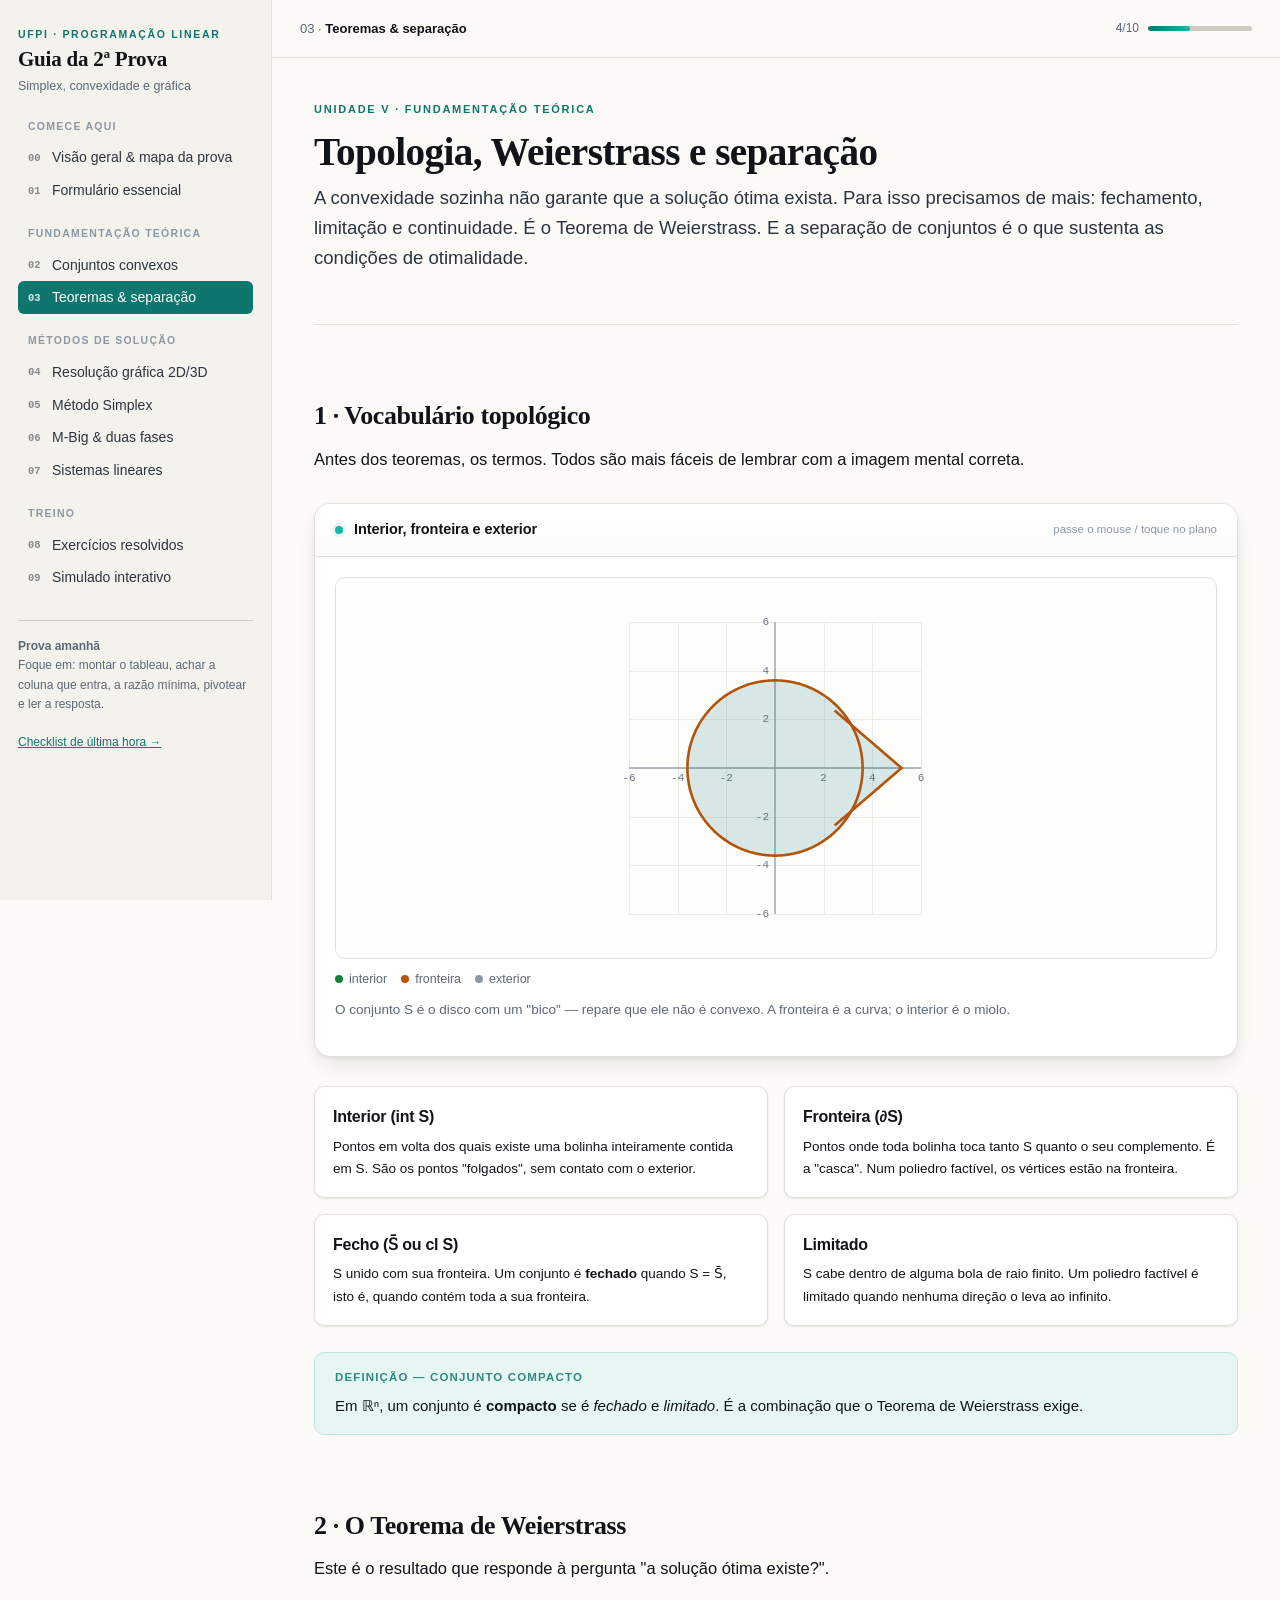
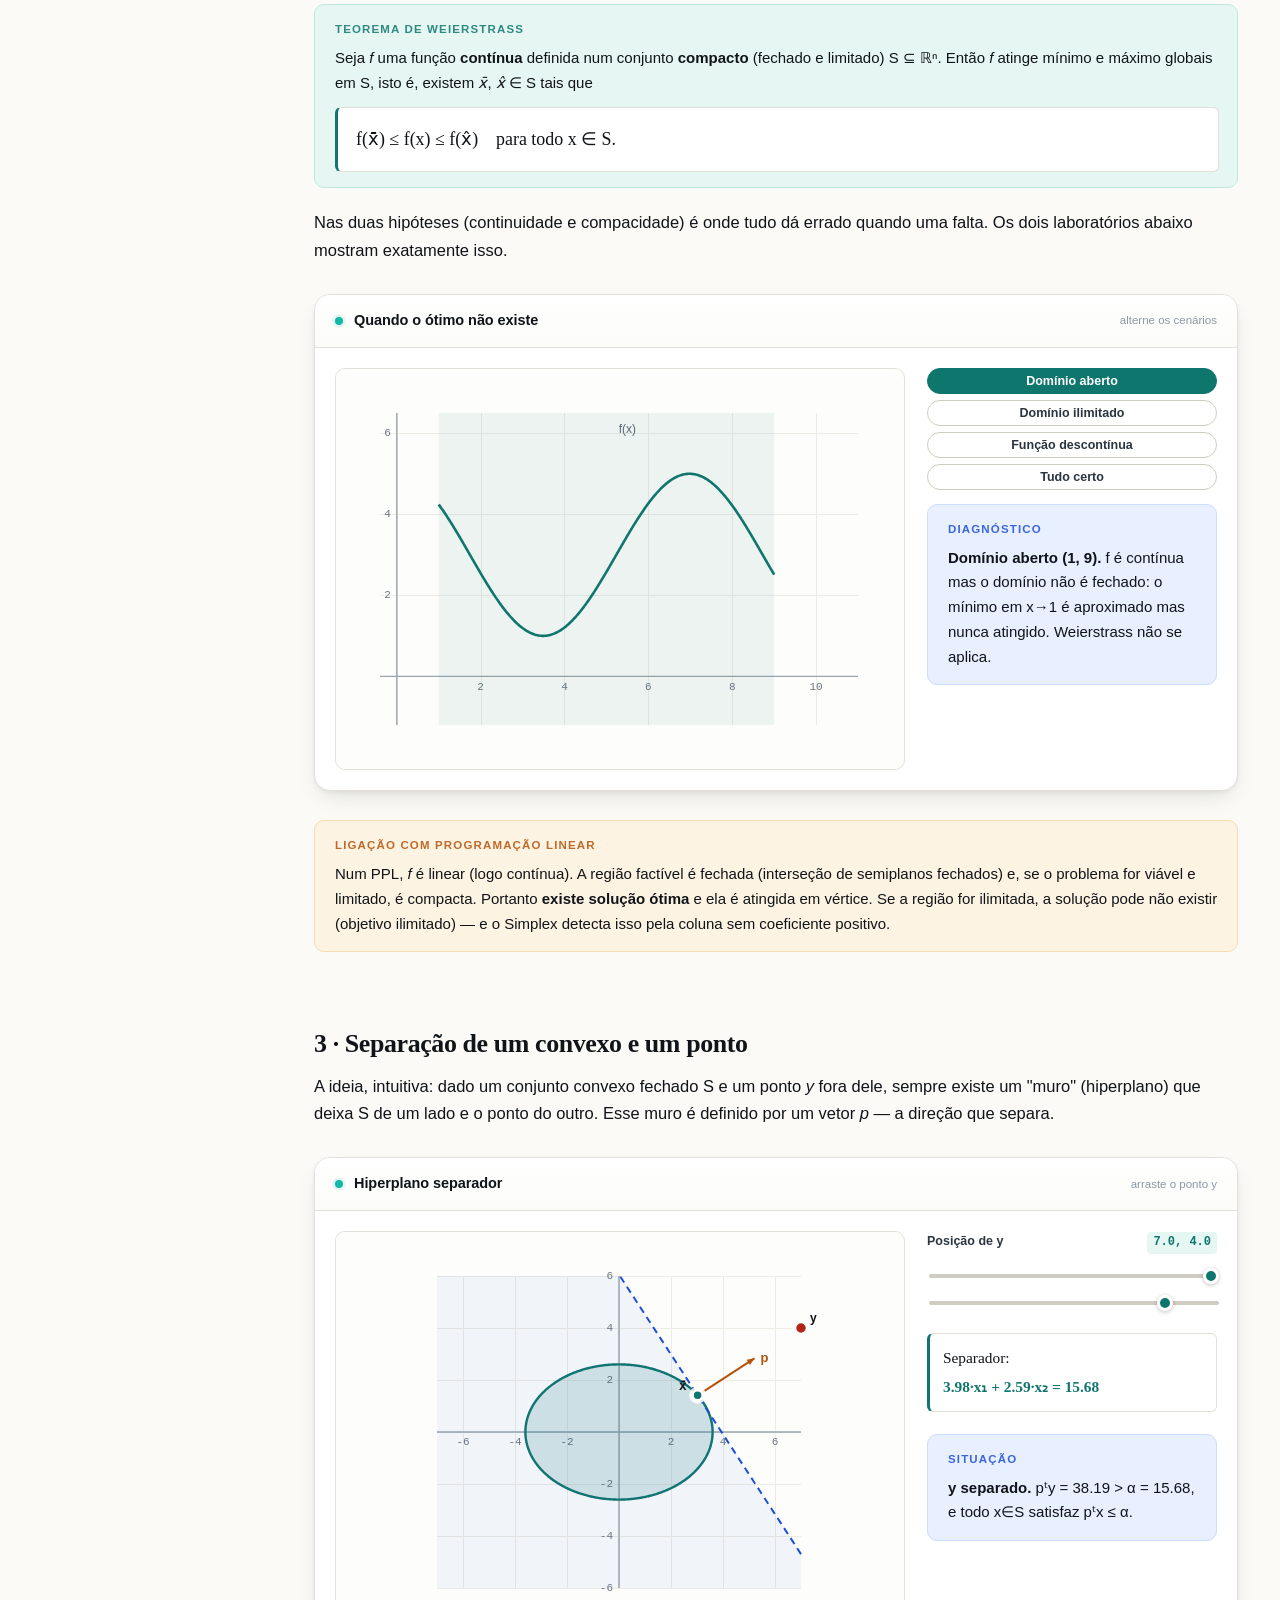
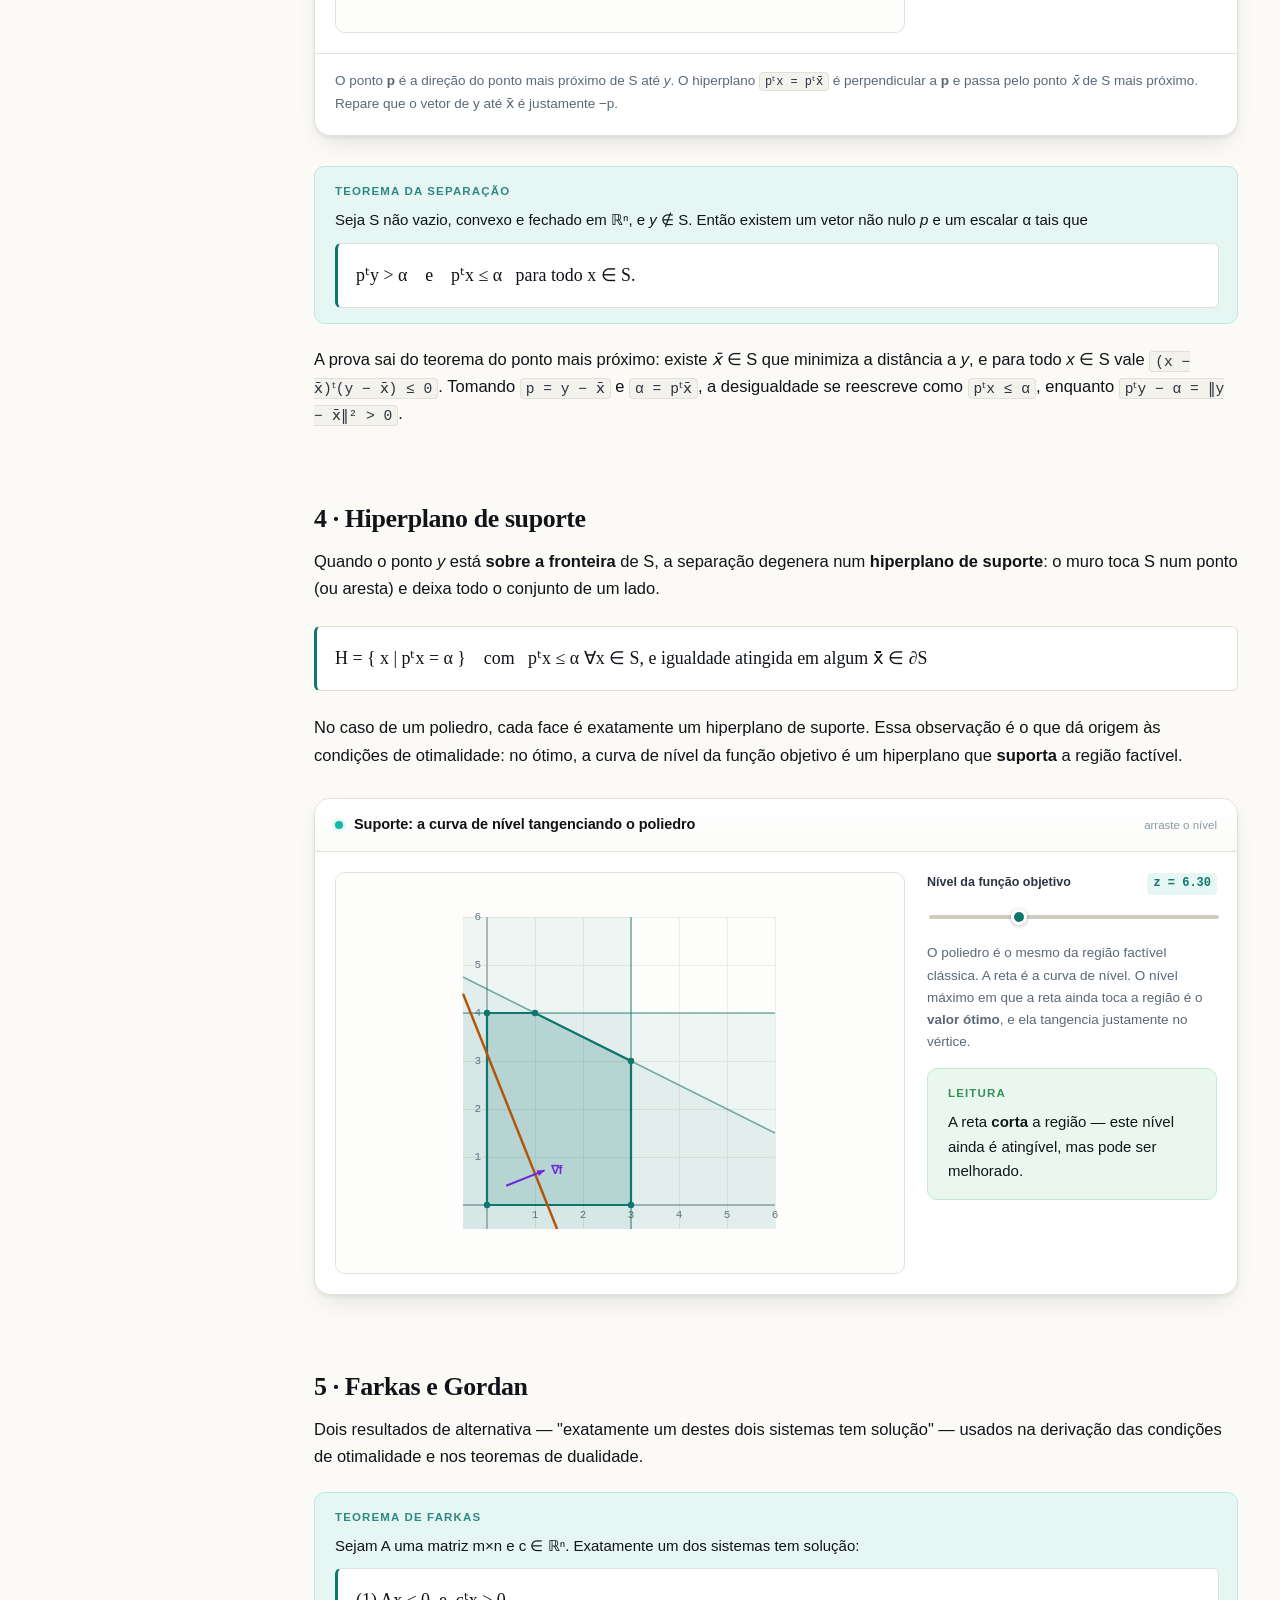
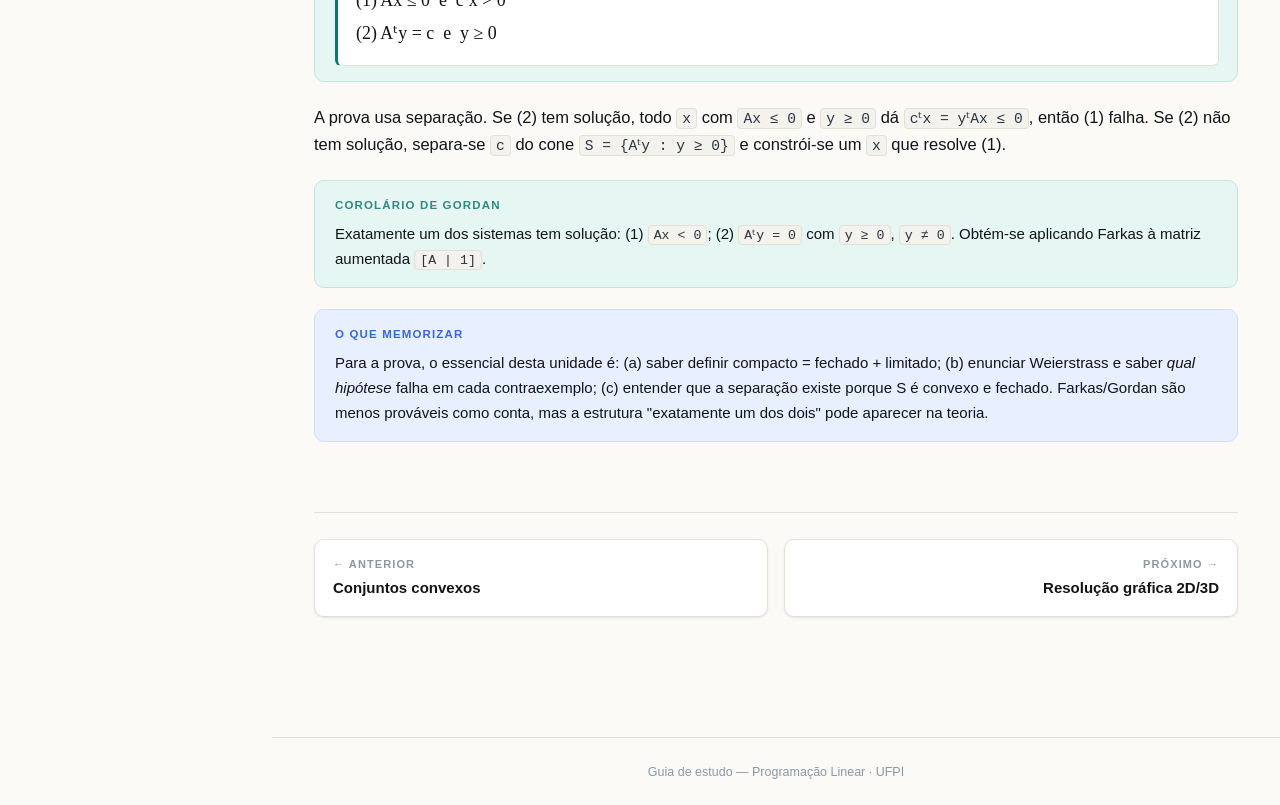
<file: teoremas.html>
<!DOCTYPE html>
<html lang="pt-BR">
<head>
<meta charset="UTF-8">
<meta name="viewport" content="width=device-width, initial-scale=1">
<title>Topologia, Weierstrass e separação — Guia da 2ª Prova</title>
<link rel="stylesheet" href="assets/css/style.css">
</head>
<body data-page="weierstrass">
<div class="shell">
  <aside class="sidebar"></aside>
  <div class="main">
    <div class="topbar"><div class="topbar-inner"></div></div>
    <main class="content">

      <div class="page-head">
        <div class="eyebrow">Unidade V · Fundamentação teórica</div>
        <h1>Topologia, Weierstrass e separação</h1>
        <p class="lead">A convexidade sozinha não garante que a solução ótima exista. Para isso precisamos de mais: fechamento, limitação e continuidade. É o Teorema de Weierstrass. E a separação de conjuntos é o que sustenta as condições de otimalidade.</p>
      </div>

      <h2>1 · Vocabulário topológico</h2>
      <p>Antes dos teoremas, os termos. Todos são mais fáceis de lembrar com a imagem mental correta.</p>

      <div class="lab">
        <div class="lab-head">
          <span class="dot"></span>
          <span class="lab-title">Interior, fronteira e exterior</span>
          <span class="lab-hint">passe o mouse / toque no plano</span>
        </div>
        <div class="lab-body">
          <div class="canvas-wrap">
            <canvas id="cvTopo" style="height:380px"></canvas>
          </div>
          <div class="legend">
            <span><i class="dot" style="background:#15803d"></i>interior</span>
            <span><i class="dot" style="background:#b45309"></i>fronteira</span>
            <span><i class="dot" style="background:#8b98a5"></i>exterior</span>
          </div>
          <p class="small muted" style="margin-top:10px" id="topoTxt">O conjunto S é o disco com um "bico" — repare que ele não é convexo. A fronteira é a curva; o interior é o miolo.</p>
        </div>
      </div>

      <div class="grid grid-2">
        <div class="card">
          <h4>Interior (int S)</h4>
          <p class="small" style="margin:0">Pontos em volta dos quais existe uma bolinha inteiramente contida em S. São os pontos "folgados", sem contato com o exterior.</p>
        </div>
        <div class="card">
          <h4>Fronteira (∂S)</h4>
          <p class="small" style="margin:0">Pontos onde toda bolinha toca tanto S quanto o seu complemento. É a "casca". Num poliedro factível, os vértices estão na fronteira.</p>
        </div>
        <div class="card">
          <h4>Fecho (S̄ ou cl S)</h4>
          <p class="small" style="margin:0">S unido com sua fronteira. Um conjunto é <strong>fechado</strong> quando S = S̄, isto é, quando contém toda a sua fronteira.</p>
        </div>
        <div class="card">
          <h4>Limitado</h4>
          <p class="small" style="margin:0">S cabe dentro de alguma bola de raio finito. Um poliedro factível é limitado quando nenhuma direção o leva ao infinito.</p>
        </div>
      </div>

      <div class="def">
        <span class="callout-title">Definição — conjunto compacto</span>
        <p style="margin:0">Em ℝⁿ, um conjunto é <strong>compacto</strong> se é <em>fechado</em> e <em>limitado</em>. É a combinação que o Teorema de Weierstrass exige.</p>
      </div>

      <h2>2 · O Teorema de Weierstrass</h2>
      <p>Este é o resultado que responde à pergunta "a solução ótima existe?".</p>

      <div class="def">
        <span class="callout-title">Teorema de Weierstrass</span>
        <p style="margin-bottom:.5em">Seja <em>f</em> uma função <strong>contínua</strong> definida num conjunto <strong>compacto</strong> (fechado e limitado) S ⊆ ℝⁿ. Então <em>f</em> atinge mínimo e máximo globais em S, isto é, existem <em>x̄</em>, <em>x̂</em> ∈ S tais que</p>
        <div class="formula" style="margin:.6em 0 0">
          f(x̄) ≤ f(x) ≤ f(x̂) &nbsp;&nbsp; para todo x ∈ S.
        </div>
      </div>

      <p>Nas duas hipóteses (continuidade e compacidade) é onde tudo dá errado quando uma falta. Os dois laboratórios abaixo mostram exatamente isso.</p>

      <div class="lab">
        <div class="lab-head">
          <span class="dot"></span>
          <span class="lab-title">Quando o ótimo não existe</span>
          <span class="lab-hint">alterne os cenários</span>
        </div>
        <div class="lab-body">
          <div class="lab-grid">
            <div class="canvas-wrap">
              <canvas id="cvWeier" style="height:400px"></canvas>
            </div>
            <div>
              <div class="chips" id="weierChips" style="flex-direction:column;align-items:stretch">
                <button class="chip on" data-c="open">Domínio aberto</button>
                <button class="chip" data-c="unbounded">Domínio ilimitado</button>
                <button class="chip" data-c="discont">Função descontínua</button>
                <button class="chip" data-c="ok">Tudo certo</button>
              </div>
              <div id="weierBox" class="note" style="margin-top:14px">
                <span class="callout-title">Diagnóstico</span>
                <span id="weierTxt"></span>
              </div>
            </div>
          </div>
        </div>
      </div>

      <div class="warn">
        <span class="callout-title">Ligação com Programação Linear</span>
        Num PPL, <em>f</em> é linear (logo contínua). A região factível é fechada (interseção de semiplanos fechados) e, se o problema for viável e limitado, é compacta. Portanto <strong>existe solução ótima</strong> e ela é atingida em vértice. Se a região for ilimitada, a solução pode não existir (objetivo ilimitado) — e o Simplex detecta isso pela coluna sem coeficiente positivo.
      </div>

      <h2>3 · Separação de um convexo e um ponto</h2>
      <p>A ideia, intuitiva: dado um conjunto convexo fechado S e um ponto <em>y</em> fora dele, sempre existe um "muro" (hiperplano) que deixa S de um lado e o ponto do outro. Esse muro é definido por um vetor <em>p</em> — a direção que separa.</p>

      <div class="lab">
        <div class="lab-head">
          <span class="dot"></span>
          <span class="lab-title">Hiperplano separador</span>
          <span class="lab-hint">arraste o ponto y</span>
        </div>
        <div class="lab-body">
          <div class="lab-grid">
            <div class="canvas-wrap">
              <canvas id="cvSep" style="height:400px"></canvas>
            </div>
            <div>
              <div class="ctrl">
                <div class="ctrl-label"><span>Posição de y</span><span class="val" id="yVal">7.0, 4.0</span></div>
                <input type="range" id="yx" min="-7" max="7" step="0.1" value="7">
                <input type="range" id="yy" min="-6" max="6" step="0.1" value="4" style="margin-top:8px">
              </div>
              <div class="formula" style="font-size:.96rem;padding:10px 13px;margin-bottom:12px">
                Separador:<br>
                <span class="hl" id="sepEq">—</span>
              </div>
              <div id="sepBox" class="note">
                <span class="callout-title">Situação</span>
                <span id="sepTxt">—</span>
              </div>
            </div>
          </div>
        </div>
        <div class="lab-body" style="border-top:1px solid var(--line);padding-top:16px">
          <p class="small muted" style="margin:0">O ponto <b>p</b> é a direção do ponto mais próximo de S até <em>y</em>. O hiperplano <code>pᵗx = pᵗx̄</code> é perpendicular a <b>p</b> e passa pelo ponto <em>x̄</em> de S mais próximo. Repare que o vetor de y até x̄ é justamente −p.</p>
        </div>
      </div>

      <div class="def">
        <span class="callout-title">Teorema da separação</span>
        <p style="margin-bottom:.5em">Seja S não vazio, convexo e fechado em ℝⁿ, e <em>y</em> ∉ S. Então existem um vetor não nulo <em>p</em> e um escalar α tais que</p>
        <div class="formula" style="margin:.6em 0 0">
          pᵗy &gt; α &nbsp;&nbsp; e &nbsp;&nbsp; pᵗx ≤ α &nbsp; para todo x ∈ S.
        </div>
      </div>

      <p>A prova sai do teorema do ponto mais próximo: existe <em>x̄</em> ∈ S que minimiza a distância a <em>y</em>, e para todo <em>x</em> ∈ S vale <code>(x − x̄)ᵗ(y − x̄) ≤ 0</code>. Tomando <code>p = y − x̄</code> e <code>α = pᵗx̄</code>, a desigualdade se reescreve como <code>pᵗx ≤ α</code>, enquanto <code>pᵗy − α = ‖y − x̄‖² &gt; 0</code>.</p>

      <h2>4 · Hiperplano de suporte</h2>
      <p>Quando o ponto <em>y</em> está <strong>sobre a fronteira</strong> de S, a separação degenera num <strong>hiperplano de suporte</strong>: o muro toca S num ponto (ou aresta) e deixa todo o conjunto de um lado.</p>

      <div class="formula">
        H = { x | pᵗx = α } &nbsp;&nbsp; com &nbsp; pᵗx ≤ α ∀x ∈ S, e igualdade atingida em algum x̄ ∈ ∂S
      </div>

      <p>No caso de um poliedro, cada face é exatamente um hiperplano de suporte. Essa observação é o que dá origem às condições de otimalidade: no ótimo, a curva de nível da função objetivo é um hiperplano que <strong>suporta</strong> a região factível.</p>

      <div class="lab">
        <div class="lab-head">
          <span class="dot"></span>
          <span class="lab-title">Suporte: a curva de nível tangenciando o poliedro</span>
          <span class="lab-hint">arraste o nível</span>
        </div>
        <div class="lab-body">
          <div class="lab-grid">
            <div class="canvas-wrap">
              <canvas id="cvSupport" style="height:400px"></canvas>
            </div>
            <div>
              <div class="ctrl">
                <div class="ctrl-label"><span>Nível da função objetivo</span><span class="val" id="lvlVal">—</span></div>
                <input type="range" id="lvl" min="0" max="100" step="1" value="30">
              </div>
              <p class="small muted">O poliedro é o mesmo da região factível clássica. A reta é a curva de nível. O nível máximo em que a reta ainda toca a região é o <b>valor ótimo</b>, e ela tangencia justamente no vértice.</p>
              <div id="supBox" class="tip" style="margin-top:4px">
                <span class="callout-title">Leitura</span>
                <span id="supTxt">—</span>
              </div>
            </div>
          </div>
        </div>
      </div>

      <h2>5 · Farkas e Gordan</h2>
      <p>Dois resultados de alternativa — "exatamente um destes dois sistemas tem solução" — usados na derivação das condições de otimalidade e nos teoremas de dualidade.</p>

      <div class="def">
        <span class="callout-title">Teorema de Farkas</span>
        <p style="margin-bottom:.5em">Sejam A uma matriz m×n e c ∈ ℝⁿ. Exatamente um dos sistemas tem solução:</p>
        <div class="formula" style="margin:.5em 0 0">
          (1) Ax ≤ 0 &nbsp;e&nbsp; cᵗx &gt; 0<br>
          (2) Aᵗy = c &nbsp;e&nbsp; y ≥ 0
        </div>
      </div>

      <p>A prova usa separação. Se (2) tem solução, todo <code>x</code> com <code>Ax ≤ 0</code> e <code>y ≥ 0</code> dá <code>cᵗx = yᵗAx ≤ 0</code>, então (1) falha. Se (2) não tem solução, separa-se <code>c</code> do cone <code>S = {Aᵗy : y ≥ 0}</code> e constrói-se um <code>x</code> que resolve (1).</p>

      <div class="def">
        <span class="callout-title">Corolário de Gordan</span>
        <p style="margin-bottom:0">Exatamente um dos sistemas tem solução: (1) <code>Ax &lt; 0</code>; (2) <code>Aᵗy = 0</code> com <code>y ≥ 0</code>, <code>y ≠ 0</code>. Obtém-se aplicando Farkas à matriz aumentada <code>[A | 1]</code>.</p>
      </div>

      <div class="note">
        <span class="callout-title">O que memorizar</span>
        Para a prova, o essencial desta unidade é: (a) saber definir compacto = fechado + limitado; (b) enunciar Weierstrass e saber <em>qual hipótese</em> falha em cada contraexemplo; (c) entender que a separação existe porque S é convexo e fechado. Farkas/Gordan são menos prováveis como conta, mas a estrutura "exatamente um dos dois" pode aparecer na teoria.
      </div>

      <div class="page-nav"></div>
    </main>
    <footer class="site-foot">Guia de estudo — Programação Linear · UFPI</footer>
  </div>
</div>
<script src="assets/js/core.js"></script>
<script>
PL.boot();

/* ---------------- topologia ---------------- */
(function () {
  const cv = document.getElementById('cvTopo');
  const plot = new PL.Plot2D(cv, { xmin: -6, xmax: 6, ymin: -6, ymax: 6 });
  // S: disco raio 3.6 unido a um apêndice triangular (não convexo)
  const R = 3.6;
  function inS(x, y) {
    if (x * x + y * y <= R * R) return true;
    // apêndice: triângulo à direita
    if (x >= 2.4 && x <= 5.2 && Math.abs(y) <= (5.2 - x) * 0.85) return true;
    return false;
  }
  function nearBoundary(x, y) {
    const eps = 0.13;
    return inS(x, y) && (!inS(x + eps, y) || !inS(x - eps, y) || !inS(x, y + eps) || !inS(x, y - eps));
  }

  function draw(hx, hy) {
    plot.resize().clear().grid().axes();
    const { ctx } = plot;
    const step = 4;
    ctx.beginPath();
    for (let py = 0; py < plot.H; py += step) {
      for (let px = 0; px < plot.W; px += step) {
        if (inS(plot.p2x(px + step / 2), plot.p2y(py + step / 2))) ctx.rect(px, py, step, step);
      }
    }
    ctx.fillStyle = 'rgba(15,118,110,.16)';
    ctx.fill();

    // fronteira
    ctx.beginPath();
    for (let a = 0; a < Math.PI * 2; a += 0.01) {
      const px = plot.x2p(R * Math.cos(a)), py = plot.y2p(R * Math.sin(a));
      a ? ctx.lineTo(px, py) : ctx.moveTo(px, py);
    }
    ctx.strokeStyle = '#b45309'; ctx.lineWidth = 2.6; ctx.stroke();
    // bico
    ctx.beginPath();
    const tri = [[2.45, 2.36], [5.2, 0], [2.45, -2.36]];
    tri.forEach((p, k) => k ? ctx.lineTo(plot.x2p(p[0]), plot.y2p(p[1])) : ctx.moveTo(plot.x2p(p[0]), plot.y2p(p[1])));
    ctx.strokeStyle = '#b45309'; ctx.lineWidth = 2.6; ctx.stroke();

    if (hx !== undefined) {
      const inside = inS(hx, hy);
      const bnd = inside && nearBoundary(hx, hy);
      const color = !inside ? '#8b98a5' : bnd ? '#b45309' : '#15803d';
      plot.point(hx, hy, { color, r: 6, ring: '#fff' });
      const t = document.getElementById('topoTxt');
      t.innerHTML = !inside
        ? `<b style="color:#5a6875">Exterior.</b> O ponto (${hx.toFixed(1)}, ${hy.toFixed(1)}) não pertence a S.`
        : bnd
          ? `<b style="color:#b45309">Fronteira (∂S).</b> O ponto (${hx.toFixed(1)}, ${hy.toFixed(1)}) está em S, mas qualquer bolinha em volta sai de S.`
          : `<b style="color:#15803d">Interior (int S).</b> O ponto (${hx.toFixed(1)}, ${hy.toFixed(1)}) tem uma bolinha inteira dentro de S.`;
    }
  }
  cv.addEventListener('mousemove', e => {
    const r = cv.getBoundingClientRect();
    draw(plot.p2x(e.clientX - r.left), plot.p2y(e.clientY - r.top));
  });
  cv.addEventListener('touchmove', e => {
    const r = cv.getBoundingClientRect();
    const t = e.touches[0];
    draw(plot.p2x(t.clientX - r.left), plot.p2y(t.clientY - r.top));
    e.preventDefault();
  }, { passive: false });
  cv.dataset.autofit = '1';
  cv._rerender = () => draw();
  draw();
})();

/* ---------------- Weierstrass ---------------- */
(function () {
  const cv = document.getElementById('cvWeier');
  const plot = new PL.Plot2D(cv, { xmin: -0.4, xmax: 11, ymin: -1.2, ymax: 6.5, equal: false });
  let c = 'open';

  function draw() {
    plot.resize().clear().grid().axes();
    const { ctx } = plot;
    let lo, hi, fn, note;
    if (c === 'open') {
      lo = 1; hi = 9;
      fn = x => 3 + 2 * Math.cos(x * 0.9);
      note = '<b>Domínio aberto (1, 9).</b> f é contínua mas o domínio não é fechado: o mínimo em x→1 é aproximado mas nunca atingido. Weierstrass não se aplica.';
    } else if (c === 'unbounded') {
      lo = 2; hi = 10.5;
      fn = x => 0.8 + 3 / (x * 0.55);
      note = '<b>Domínio ilimitado [2, ∞).</b> f(x)→0 quando x→∞, mas nunca vale 0. O ínfimo existe, o mínimo não. Não é compacto.';
    } else if (c === 'discont') {
      lo = 1; hi = 9;
      fn = x => (x < 5 ? 4.4 : 2.2);
      note = '<b>Função descontínua.</b> O domínio é compacto, mas f salta em x=5. O "mínimo" seria 2.2 no lado direito — que é atingido aqui, mas repare que o ínfimo 2.2 não é atingido se invertermos. A hipótese de continuidade falha.';
    } else {
      lo = 1; hi = 9;
      fn = x => 2.4 + 1.6 * Math.sin(x * 0.7) * Math.exp(-x * 0.05);
      note = '<b>Hipóteses satisfeitas.</b> Domínio fechado e limitado, f contínua: existe mínimo e máximo globais — marcados em verde.';
    }

    // domain shade
    const xa = plot.x2p(lo), xb = plot.x2p(c === 'unbounded' ? 10.5 : hi);
    ctx.fillStyle = 'rgba(15,118,110,.07)';
    ctx.fillRect(xa, plot.y2p(6.5), xb - xa, plot.y2p(-1.2) - plot.y2p(6.5));

    // curve
    const N = 500;
    ctx.beginPath();
    let started = false;
    for (let k = 0; k <= N; k++) {
      const x = lo + (hi - lo) * (k / N);
      const y = fn(x);
      if (!isFinite(y)) { started = false; continue; }
      const px = plot.x2p(x), py = plot.y2p(y);
      if (c === 'discont' && x >= 5) {
        if (!started) { ctx.strokeStyle = '#0f766e'; ctx.lineWidth = 2.6; ctx.stroke(); ctx.beginPath(); ctx.strokeStyle = '#0f766e'; ctx.lineWidth = 2.6; }
      }
      started ? ctx.lineTo(px, py) : ctx.moveTo(px, py);
      started = true;
    }
    ctx.strokeStyle = '#0f766e'; ctx.lineWidth = 2.6; ctx.stroke();

    if (c === 'ok') {
      // encontrar min/max amostral
      let mn = { x: lo, y: fn(lo) }, mx = { x: lo, y: fn(lo) };
      for (let k = 0; k <= 1000; k++) {
        const x = lo + (hi - lo) * (k / 1000), y = fn(x);
        if (y < mn.y) mn = { x, y };
        if (y > mx.y) mx = { x, y };
      }
      plot.point(mn.x, mn.y, { color: '#15803d', r: 6, ring: '#fff', label: 'mín', labelDx: 8 });
      plot.point(mx.x, mx.y, { color: '#15803d', r: 6, ring: '#fff', label: 'máx', labelDx: 8 });
    } else if (c === 'discont') {
      plot.point(5, 4.4, { color: '#b42318', r: 5, halo: false });
      plot.point(5, 2.2, { color: '#b42318', r: 5, halo: false });
    }
    // labels eixos
    plot.text(5.5, 6.1, 'f(x)', { align: 'center', size: 12, color: '#5a6875' });
    document.getElementById('weierTxt').innerHTML = note;
  }

  document.querySelectorAll('#weierChips .chip').forEach(ch => {
    ch.addEventListener('click', () => {
      document.querySelectorAll('#weierChips .chip').forEach(x => x.classList.remove('on'));
      ch.classList.add('on');
      c = ch.dataset.c; draw();
    });
  });
  cv.dataset.autofit = '1'; cv._rerender = draw;
  draw();
})();

/* ---------------- separação ---------------- */
(function () {
  const cv = document.getElementById('cvSep');
  const plot = new PL.Plot2D(cv, { xmin: -7, xmax: 7, ymin: -6, ymax: 6 });
  // S = elipse centrada em 0
  const A = 3.6, B = 2.6;
  const inS = (x, y) => (x * x) / (A * A) + (y * y) / (B * B) <= 1;
  const yPt = { x: 7, y: 4 };

  function nearestToY(y) {
    // projeta y na elipse (gradiente — aproximação iterativa)
    let p = { x: PL.clamp(y.x, -A, A), y: PL.clamp(y.y, -B, B) };
    if (inS(p.x, p.y) === false) p = { x: A, y: 0 };
    for (let it = 0; it < 200; it++) {
      const f = (p.x * p.x) / (A * A) + (p.y * p.y) / (B * B) - 1;
      const gx = 2 * p.x / (A * A), gy = 2 * p.y / (B * B);
      // move na direção do gradiente da distância até y com restrição
      const dx = y.x - p.x, dy = y.y - p.y;
      const g2 = gx * gx + gy * gy || 1e-9;
      const t = (f / g2) * 0.5;
      p.x += -gx * t * 0.5 + dx * 0.004;
      p.y += -gy * t * 0.5 + dy * 0.004;
      // renorm
      const k = Math.sqrt((p.x * p.x) / (A * A) + (p.y * p.y) / (B * B));
      if (k > 0) { p.x /= k; p.y /= k; }
    }
    return p;
  }

  function draw() {
    plot.resize().clear().grid().axes();
    const { ctx } = plot;
    // elipse S
    ctx.beginPath();
    for (let a = 0; a < Math.PI * 2; a += 0.01) {
      const px = plot.x2p(A * Math.cos(a)), py = plot.y2p(B * Math.sin(a));
      a ? ctx.lineTo(px, py) : ctx.moveTo(px, py);
    }
    ctx.closePath();
    ctx.fillStyle = 'rgba(15,118,110,.16)'; ctx.fill();
    ctx.strokeStyle = '#0f766e'; ctx.lineWidth = 2.4; ctx.stroke();

    const inY = inS(yPt.x, yPt.y);
    let xb;
    if (inY) {
      xb = { x: yPt.x, y: yPt.y };
      document.getElementById('sepEq').textContent = 'y ∈ S — não há separação';
      document.getElementById('sepTxt').innerHTML = '<b>y está dentro de S.</b> O teorema exige y ∉ S. Mova o ponto para fora.';
      document.getElementById('sepBox').className = 'warn';
    } else {
      xb = nearestToY(yPt);
      const p = { x: yPt.x - xb.x, y: yPt.y - xb.y };
      const alpha = p.x * xb.x + p.y * xb.y;
      // reta p·x = alpha:  p.x*x + p.y*y = alpha
      const nrm = Math.hypot(p.x, p.y) || 1;
      document.getElementById('sepEq').textContent =
        `${p.x.toFixed(2)}·x₁ + ${p.y.toFixed(2)}·x₂ = ${alpha.toFixed(2)}`;
      document.getElementById('sepTxt').innerHTML =
        `<b>y separado.</b> pᵗy = ${(p.x*yPt.x + p.y*yPt.y).toFixed(2)} &gt; α = ${alpha.toFixed(2)}, e todo x∈S satisfaz pᵗx ≤ α.`;
      document.getElementById('sepBox').className = 'note';

      // semiplano válido
      plot.halfplane(p.x, p.y, alpha, { fill: 'rgba(29,78,216,.05)', stroke: false });
      plot.line(p.x, p.y, alpha, { color: '#1d4ed8', width: 2, dash: [7, 5] });
      // vetor p
      plot.arrow(xb.x, xb.y, xb.x + p.x * 0.55, xb.y + p.y * 0.55, { color: '#b45309', width: 2 });
      plot.text(xb.x + p.x * 0.55, xb.y + p.y * 0.55, 'p', { size: 13, weight: 700, color: '#b45309', dx: 6 });
    }

    plot.point(xb.x, xb.y, { color: '#0f766e', r: 5, ring: '#fff', label: 'x̄', labelDx: -12 });
    plot.point(yPt.x, yPt.y, { color: '#b42318', r: 6, ring: '#fff', label: 'y', labelDx: 9, labelWeight: 700 });
    document.getElementById('yVal').textContent = `${yPt.x.toFixed(1)}, ${yPt.y.toFixed(1)}`;
  }

  document.getElementById('yx').addEventListener('input', e => { yPt.x = +e.target.value; draw(); });
  document.getElementById('yy').addEventListener('input', e => { yPt.y = +e.target.value; draw(); });

  // arrastar no canvas
  let drag = false;
  cv.addEventListener('mousedown', () => drag = true);
  window.addEventListener('mouseup', () => drag = false);
  cv.addEventListener('mousemove', e => {
    if (!drag) return;
    const r = cv.getBoundingClientRect();
    yPt.x = PL.clamp(PL.round(plot.p2x(e.clientX - r.left), 1), -7, 7);
    yPt.y = PL.clamp(PL.round(plot.p2y(e.clientY - r.top), 1), -6, 6);
    document.getElementById('yx').value = yPt.x;
    document.getElementById('yy').value = yPt.y;
    draw();
  });

  cv.dataset.autofit = '1'; cv._rerender = draw;
  draw();
})();

/* ---------------- suporte ---------------- */
(function () {
  const cv = document.getElementById('cvSupport');
  const plot = new PL.Plot2D(cv, { xmin: -0.5, xmax: 6, ymin: -0.5, ymax: 6 });
  // região: x1<=3, x2<=4, x1+2x2<=9, >=0
  const cons = [
    { a: 1, b: 0, c: 3, op: '<=' },
    { a: 0, b: 1, c: 4, op: '<=' },
    { a: 1, b: 2, c: 9, op: '<=' },
  ];
  const obj = [5, 2];
  const res = PL.solveLP2D(cons, obj, 'max');
  const zmax = res.optimum.z;

  function draw(pct) {
    plot.resize().clear().grid().axes();
    const z = (zmax * pct) / 100;
    cons.forEach(k => {
      plot.halfplane(k.a, k.b, k.c, { fill: 'rgba(15,118,110,.055)', stroke: false });
      plot.line(k.a, k.b, k.c, { color: 'rgba(15,118,110,.55)', width: 1.6 });
    });
    if (res.hull.length) plot.polygon(res.hull, { fill: 'rgba(15,118,110,.16)', stroke: '#0f766e', width: 2.2 });

    const touches = z <= zmax + 1e-6;
    plot.line(obj[0], obj[1], z, { color: touches ? '#b45309' : '#8b98a5', width: 2.4 });
    // gradiente
    plot.arrow(0.4, 0.4, 0.4 + obj[0] * 0.16, 0.4 + obj[1] * 0.16, { color: '#6d28d9', width: 2 });
    plot.text(0.4 + obj[0] * 0.16, 0.4 + obj[1] * 0.16, '∇f', { size: 12, weight: 700, color: '#6d28d9', dx: 6 });

    if (z >= zmax - 1e-6) {
      plot.point(res.optimum.x, res.optimum.y, { color: '#b42318', r: 6, ring: '#fff', label: 'ótimo', labelDx: 9 });
    }
    res.vertices.forEach(v => {
      if (z >= zmax - 1e-6 && Math.abs(v.x - res.optimum.x) < 1e-6 && Math.abs(v.y - res.optimum.y) < 1e-6) return;
      plot.point(v.x, v.y, { color: '#0f766e', r: 3.2, halo: false });
    });

    document.getElementById('lvlVal').textContent = `z = ${z.toFixed(2)}`;
    document.getElementById('supTxt').innerHTML =
      z > zmax + 1e-6
        ? `A reta está <b>fora</b> da região: este nível é inatingível.`
        : z >= zmax - 1e-6
          ? `Nível máximo (z = ${zmax.toFixed(2)}). A reta <b>suporta</b> o poliedro no vértice (${res.optimum.x.toFixed(1)}, ${res.optimum.y.toFixed(1)}).`
          : `A reta <b>corta</b> a região — este nível ainda é atingível, mas pode ser melhorado.`;
  }

  document.getElementById('lvl').addEventListener('input', e => draw(+e.target.value));
  cv.dataset.autofit = '1'; cv._rerender = () => draw(+document.getElementById('lvl').value);
  draw(30);
})();
</script>
</body>
</html>
</file>
<file: assets/css/style.css>
/* ==========================================================================
   Programação Linear — Guia Interativo para a 2ª Prova
   Design system
   ========================================================================== */

:root {
  --ink:            #101418;
  --ink-2:          #2b3540;
  --ink-3:          #5a6875;
  --ink-4:          #8b98a5;

  --paper:          #fbfaf7;
  --paper-2:        #f4f2ec;
  --card:           #ffffff;
  --line:           #e2e0d8;
  --line-2:         #cfccc1;

  --accent:         #0f766e;
  --accent-2:       #14b8a6;
  --accent-soft:    #e6f6f3;

  --warn:           #b45309;
  --warn-soft:      #fdf3e3;
  --bad:            #b42318;
  --bad-soft:       #fdeceb;
  --good:           #15803d;
  --good-soft:      #eaf7ee;

  --blue:           #1d4ed8;
  --blue-soft:      #e8efff;
  --violet:         #6d28d9;
  --violet-soft:    #f1eaff;
  --amber:          #d97706;

  --r-sm: 6px;
  --r:    10px;
  --r-lg: 16px;

  --shadow-sm: 0 1px 2px rgba(16,20,24,.06), 0 1px 3px rgba(16,20,24,.04);
  --shadow:    0 2px 4px rgba(16,20,24,.05), 0 10px 24px -8px rgba(16,20,24,.14);
  --shadow-lg: 0 4px 8px rgba(16,20,24,.06), 0 24px 48px -12px rgba(16,20,24,.20);

  --sidebar-w: 272px;
  --maxw: 980px;

  --font: "Inter var", "Inter", -apple-system, BlinkMacSystemFont, "Segoe UI", Roboto, sans-serif;
  --serif: "Iowan Old Style", "Palatino Linotype", Palatino, Georgia, serif;
  --mono: "JetBrains Mono", "SF Mono", "Cascadia Code", Consolas, monospace;
}

* { box-sizing: border-box; }

html { scroll-behavior: smooth; scroll-padding-top: 88px; }

body {
  margin: 0;
  background: var(--paper);
  color: var(--ink);
  font-family: var(--font);
  font-size: 16.5px;
  line-height: 1.65;
  -webkit-font-smoothing: antialiased;
  text-rendering: optimizeLegibility;
}

/* ---------- shell ---------- */
.shell { display: flex; min-height: 100vh; }

.sidebar {
  width: var(--sidebar-w);
  flex: 0 0 var(--sidebar-w);
  border-right: 1px solid var(--line);
  background: var(--paper-2);
  position: sticky;
  top: 0;
  height: 100vh;
  overflow-y: auto;
  padding: 26px 18px 40px;
  z-index: 40;
}

.brand { display: block; text-decoration: none; color: inherit; margin-bottom: 22px; }
.brand-kicker {
  font-size: 10.5px; letter-spacing: .16em; text-transform: uppercase;
  color: var(--accent); font-weight: 700;
}
.brand-title {
  font-family: var(--serif); font-size: 21px; line-height: 1.2;
  font-weight: 600; margin-top: 4px; letter-spacing: -.01em;
}
.brand-sub { font-size: 12.5px; color: var(--ink-3); margin-top: 3px; }

.nav-section { margin-bottom: 18px; }
.nav-label {
  font-size: 10.5px; font-weight: 700; letter-spacing: .12em;
  text-transform: uppercase; color: var(--ink-4);
  padding: 0 10px; margin-bottom: 6px;
}
.nav a {
  display: flex; align-items: center; gap: 9px;
  padding: 7px 10px; border-radius: var(--r-sm);
  font-size: 14px; color: var(--ink-2); text-decoration: none;
  line-height: 1.35; transition: background .12s, color .12s;
}
.nav a:hover { background: rgba(15,118,110,.08); color: var(--accent); }
.nav a.active { background: var(--accent); color: #fff; font-weight: 500; }
.nav a .num {
  font-family: var(--mono); font-size: 10.5px; opacity: .55;
  min-width: 15px; font-weight: 600;
}
.nav a.active .num { opacity: .85; }

.side-foot {
  margin-top: 26px; padding-top: 16px; border-top: 1px solid var(--line-2);
  font-size: 12px; color: var(--ink-3); line-height: 1.6;
}
.side-foot a { color: var(--accent); }

.main { flex: 1 1 auto; min-width: 0; }

.topbar {
  position: sticky; top: 0; z-index: 30;
  background: rgba(251,250,247,.88);
  backdrop-filter: saturate(180%) blur(12px);
  border-bottom: 1px solid var(--line);
  padding: 0 28px;
  height: 58px;
  display: flex; align-items: center; gap: 16px;
}
.topbar-inner {
  max-width: var(--maxw); margin: 0 auto; width: 100%;
  display: flex; align-items: center; gap: 14px;
}
.crumb { font-size: 13px; color: var(--ink-3); flex: 1 1 auto; min-width: 0; }
.crumb b { color: var(--ink); font-weight: 600; }

.progress-wrap { display: flex; align-items: center; gap: 9px; font-size: 12px; color: var(--ink-3); }
.progress-bar { width: 104px; height: 5px; background: var(--line-2); border-radius: 99px; overflow: hidden; }
.progress-fill { height: 100%; width: 0%; background: linear-gradient(90deg, var(--accent), var(--accent-2)); border-radius: 99px; transition: width .35s ease; }

.menu-btn {
  display: none; background: none; border: 1px solid var(--line-2);
  border-radius: var(--r-sm); width: 34px; height: 34px;
  align-items: center; justify-content: center; cursor: pointer; font-size: 16px;
}

.content { max-width: var(--maxw); margin: 0 auto; padding: 42px 28px 120px; }

/* ---------- typography ---------- */
h1, h2, h3, h4 { font-family: var(--serif); font-weight: 600; letter-spacing: -.015em; }
h1 { font-size: 2.45rem; line-height: 1.1; margin: 0 0 10px; }
h2 { font-size: 1.62rem; line-height: 1.2; margin: 2.6em 0 .55em; padding-top: .3em; }
h3 { font-size: 1.2rem; margin: 2em 0 .45em; color: var(--ink); }
h4 { font-size: 1rem; margin: 1.5em 0 .3em; font-family: var(--font); font-weight: 650; }
p { margin: 0 0 1.05em; }
a { color: var(--accent); }
strong { font-weight: 650; }
hr { border: 0; border-top: 1px solid var(--line); margin: 3em 0; }

.eyebrow {
  font-size: 11px; font-weight: 700; letter-spacing: .16em;
  text-transform: uppercase; color: var(--accent); margin-bottom: 12px;
}
.lead { font-size: 1.16rem; color: var(--ink-2); line-height: 1.6; margin-bottom: 1.4em; }
.muted { color: var(--ink-3); }
.small { font-size: 13.5px; }

.page-head { margin-bottom: 34px; padding-bottom: 26px; border-bottom: 1px solid var(--line); }
.page-head h1 + .lead { margin-top: 6px; }

/* ---------- callouts ---------- */
.note, .tip, .warn, .danger, .def {
  border-radius: var(--r);
  padding: 15px 18px 15px 20px;
  margin: 1.45em 0;
  font-size: 15px;
  border: 1px solid;
  position: relative;
}
.note  { background: var(--blue-soft);   border-color: #cddcff; }
.tip   { background: var(--good-soft);   border-color: #c6e9d0; }
.warn  { background: var(--warn-soft);   border-color: #f5dcb4; }
.danger{ background: var(--bad-soft);    border-color: #f7cfcc; }
.def   { background: var(--accent-soft); border-color: #bfe6df; }
.note > :last-child, .tip > :last-child, .warn > :last-child,
.danger > :last-child, .def > :last-child { margin-bottom: 0; }
.callout-title {
  display: block; font-weight: 700; font-size: 11.5px; letter-spacing: .1em;
  text-transform: uppercase; margin-bottom: 7px; opacity: .85;
}
.note .callout-title   { color: var(--blue); }
.tip .callout-title    { color: var(--good); }
.warn .callout-title   { color: var(--warn); }
.danger .callout-title { color: var(--bad); }
.def .callout-title    { color: var(--accent); }

/* ---------- math ---------- */
.formula {
  font-family: var(--serif);
  font-size: 1.12rem;
  background: var(--card);
  border: 1px solid var(--line);
  border-left: 3px solid var(--accent);
  border-radius: var(--r-sm);
  padding: 15px 18px;
  margin: 1.3em 0;
  overflow-x: auto;
  line-height: 1.85;
}
.formula .hl { color: var(--accent); font-weight: 600; }

code, .mono { font-family: var(--mono); font-size: .885em; }
:not(pre) > code {
  background: var(--paper-2); border: 1px solid var(--line);
  padding: 1.5px 5px; border-radius: 4px; color: var(--ink-2);
}
sub, sup { font-size: .72em; }

/* ---------- interactive panel ---------- */
.lab {
  background: var(--card);
  border: 1px solid var(--line);
  border-radius: var(--r-lg);
  box-shadow: var(--shadow);
  margin: 1.8em 0;
  overflow: hidden;
}
.lab-head {
  padding: 14px 20px;
  border-bottom: 1px solid var(--line);
  display: flex; align-items: center; gap: 11px;
  background: linear-gradient(180deg, #fff, #fbfbf9);
}
.lab-head .dot {
  width: 8px; height: 8px; border-radius: 50%;
  background: var(--accent-2); flex: 0 0 auto;
  box-shadow: 0 0 0 3px var(--accent-soft);
}
.lab-title { font-weight: 650; font-size: 14.5px; letter-spacing: -.005em; }
.lab-hint { margin-left: auto; font-size: 11.5px; color: var(--ink-4); }
.lab-body { padding: 20px; }

.lab-grid { display: grid; grid-template-columns: 1fr 290px; gap: 22px; align-items: start; }
@media (max-width: 860px) { .lab-grid { grid-template-columns: 1fr; } }

canvas { display: block; width: 100%; max-width: 100%; touch-action: none; }
.canvas-wrap {
  background: #fdfdfb;
  border: 1px solid var(--line);
  border-radius: var(--r);
  overflow: hidden;
  position: relative;
}

/* controls */
.ctrl { margin-bottom: 15px; }
.ctrl-label {
  display: flex; justify-content: space-between; align-items: baseline;
  font-size: 12.5px; font-weight: 600; color: var(--ink-2); margin-bottom: 5px;
}
.ctrl-label .val {
  font-family: var(--mono); font-size: 12px; color: var(--accent);
  background: var(--accent-soft); padding: 1px 6px; border-radius: 4px;
}
input[type="range"] {
  -webkit-appearance: none; appearance: none;
  width: 100%; height: 4px; border-radius: 99px;
  background: var(--line-2); outline: none;
}
input[type="range"]::-webkit-slider-thumb {
  -webkit-appearance: none; width: 16px; height: 16px; border-radius: 50%;
  background: var(--accent); border: 3px solid #fff;
  box-shadow: 0 1px 4px rgba(0,0,0,.25); cursor: pointer;
}
input[type="range"]::-moz-range-thumb {
  width: 13px; height: 13px; border-radius: 50%;
  background: var(--accent); border: 3px solid #fff; cursor: pointer;
}
select, input[type="text"], input[type="number"] {
  width: 100%; padding: 7px 10px; font-family: var(--font); font-size: 13.5px;
  border: 1px solid var(--line-2); border-radius: var(--r-sm);
  background: #fff; color: var(--ink);
}
select:focus, input:focus { outline: 2px solid var(--accent-2); outline-offset: -1px; }

.btn {
  display: inline-flex; align-items: center; justify-content: center; gap: 6px;
  padding: 8px 14px; border-radius: var(--r-sm);
  font-family: var(--font); font-size: 13.5px; font-weight: 600;
  border: 1px solid var(--line-2); background: #fff; color: var(--ink-2);
  cursor: pointer; transition: all .13s; white-space: nowrap;
}
.btn:hover { border-color: var(--accent); color: var(--accent); }
.btn:active { transform: translateY(1px); }
.btn.primary { background: var(--accent); border-color: var(--accent); color: #fff; }
.btn.primary:hover { background: #0d6a62; color: #fff; }
.btn.ghost { background: transparent; }
.btn:disabled { opacity: .38; cursor: not-allowed; }
.btn-row { display: flex; gap: 7px; flex-wrap: wrap; }
.btn-sm { padding: 5px 10px; font-size: 12.5px; }

.chips { display: flex; gap: 6px; flex-wrap: wrap; }
.chip {
  padding: 5px 11px; border-radius: 99px; font-size: 12.5px; font-weight: 550;
  border: 1px solid var(--line-2); background: #fff; cursor: pointer;
  color: var(--ink-2); transition: all .12s;
}
.chip:hover { border-color: var(--accent); }
.chip.on { background: var(--accent); border-color: var(--accent); color: #fff; }

.toggle { display: flex; align-items: center; gap: 8px; font-size: 13px; cursor: pointer; user-select: none; }
.toggle input { width: 15px; height: 15px; accent-color: var(--accent); cursor: pointer; }

/* ---------- tables ---------- */
.tbl-wrap { overflow-x: auto; margin: 1.4em 0; border: 1px solid var(--line); border-radius: var(--r); background: #fff; }
table { border-collapse: collapse; width: 100%; font-size: 14px; }
th, td { padding: 8px 12px; text-align: right; border-bottom: 1px solid var(--line); }
th { background: var(--paper-2); font-weight: 650; font-size: 12px; text-transform: uppercase; letter-spacing: .05em; color: var(--ink-3); }
th:first-child, td:first-child { text-align: left; }
tr:last-child td { border-bottom: 0; }
tbody tr:hover { background: #fcfcfa; }

/* simplex tableau */
.tab-simplex { font-family: var(--mono); font-size: 13px; }
.tab-simplex th, .tab-simplex td { padding: 7px 11px; }
.tab-simplex .piv { background: var(--warn-soft); outline: 2px solid var(--warn); outline-offset: -2px; font-weight: 700; }
.tab-simplex .col-in { background: var(--accent-soft); }
.tab-simplex .row-out { background: var(--bad-soft); }
.tab-simplex .obj-row td { border-top: 2px solid var(--ink-2); font-weight: 700; background: #fbfaf6; }
.tab-simplex th.basic { text-align: left; }

/* ---------- cards / grids ---------- */
.grid { display: grid; gap: 16px; margin: 1.6em 0; }
.grid-2 { grid-template-columns: repeat(2, 1fr); }
.grid-3 { grid-template-columns: repeat(3, 1fr); }
@media (max-width: 780px) { .grid-2, .grid-3 { grid-template-columns: 1fr; } }

.card {
  background: var(--card); border: 1px solid var(--line);
  border-radius: var(--r); padding: 17px 18px; box-shadow: var(--shadow-sm);
}
.card h4 { margin-top: 0; }
.card > :last-child { margin-bottom: 0; }
.card-tag {
  display: inline-block; font-size: 10.5px; font-weight: 700; letter-spacing: .09em;
  text-transform: uppercase; color: var(--accent); margin-bottom: 7px;
}

/* ---------- demo / steps ---------- */
.step-list { list-style: none; padding: 0; margin: 1.5em 0; counter-reset: s; }
.step-list > li {
  position: relative; padding: 0 0 0 42px; margin-bottom: 22px; counter-increment: s;
}
.step-list > li::before {
  content: counter(s);
  position: absolute; left: 0; top: 0;
  width: 27px; height: 27px; border-radius: 50%;
  background: var(--accent-soft); color: var(--accent);
  font-weight: 700; font-size: 13px; font-family: var(--mono);
  display: flex; align-items: center; justify-content: center;
  border: 1px solid #bfe6df;
}
.step-list > li > b:first-child { display: block; margin-bottom: 2px; }

/* ---------- quiz ---------- */
.quiz { margin: 1.8em 0; }
.q {
  background: var(--card); border: 1px solid var(--line);
  border-radius: var(--r); padding: 18px 20px; margin-bottom: 14px;
}
.q-stem { font-weight: 600; margin-bottom: 12px; line-height: 1.5; }
.q-stem .qnum {
  font-family: var(--mono); font-size: 11.5px; color: var(--accent);
  background: var(--accent-soft); padding: 1px 6px; border-radius: 4px; margin-right: 7px;
}
.opts { display: flex; flex-direction: column; gap: 7px; }
.opt {
  display: flex; align-items: flex-start; gap: 9px;
  padding: 9px 12px; border: 1px solid var(--line); border-radius: var(--r-sm);
  cursor: pointer; font-size: 14.5px; transition: all .12s; background: #fff;
}
.opt:hover { border-color: var(--accent-2); background: #fcfefd; }
.opt input { margin-top: 3px; accent-color: var(--accent); cursor: pointer; }
.opt.correct { border-color: var(--good); background: var(--good-soft); }
.opt.wrong   { border-color: var(--bad);  background: var(--bad-soft); }
.q-exp {
  margin-top: 12px; padding: 12px 14px; border-radius: var(--r-sm);
  background: var(--paper-2); font-size: 14px; display: none;
  border-left: 3px solid var(--accent);
}
.q-exp.show { display: block; }
.q-exp > :last-child { margin-bottom: 0; }

/* ---------- misc ---------- */
.kbd {
  font-family: var(--mono); font-size: 11.5px; padding: 2px 6px;
  border: 1px solid var(--line-2); border-bottom-width: 2px;
  border-radius: 4px; background: #fff; color: var(--ink-2);
}
.pill {
  display: inline-flex; align-items: center; gap: 5px;
  padding: 3px 9px; border-radius: 99px; font-size: 11.5px; font-weight: 650;
  letter-spacing: .02em;
}
.pill.accent { background: var(--accent-soft); color: var(--accent); }
.pill.blue   { background: var(--blue-soft);   color: var(--blue); }
.pill.violet { background: var(--violet-soft); color: var(--violet); }
.pill.amber  { background: var(--warn-soft);   color: var(--warn); }
.pill.gray   { background: var(--paper-2);     color: var(--ink-3); }

.legend { display: flex; flex-wrap: wrap; gap: 14px; font-size: 12.5px; color: var(--ink-3); margin-top: 10px; }
.legend span { display: inline-flex; align-items: center; gap: 6px; }
.legend i { width: 13px; height: 3px; border-radius: 2px; display: inline-block; }
.legend i.dot { width: 8px; height: 8px; border-radius: 50%; }

.answer-reveal {
  border: 1px dashed var(--line-2); border-radius: var(--r);
  padding: 0 18px; margin: 1.3em 0; background: #fdfdfb;
}
.answer-reveal summary {
  cursor: pointer; font-weight: 650; font-size: 14px; color: var(--accent);
  padding: 13px 0; list-style: none; user-select: none;
}
.answer-reveal summary::-webkit-details-marker { display: none; }
.answer-reveal summary::before { content: "▸ "; display: inline-block; transition: transform .15s; }
.answer-reveal[open] summary::before { content: "▾ "; }
.answer-reveal > *:not(summary) { margin-top: 0; }
.answer-reveal > *:last-child { margin-bottom: 15px; }

.page-nav {
  display: flex; justify-content: space-between; gap: 16px;
  margin-top: 70px; padding-top: 26px; border-top: 1px solid var(--line);
}
.page-nav a {
  flex: 1 1 0; padding: 15px 18px; border: 1px solid var(--line);
  border-radius: var(--r); text-decoration: none; color: inherit;
  background: #fff; transition: all .14s; box-shadow: var(--shadow-sm);
}
.page-nav a:hover { border-color: var(--accent); transform: translateY(-1px); box-shadow: var(--shadow); }
.page-nav .dir { font-size: 11px; letter-spacing: .1em; text-transform: uppercase; color: var(--ink-4); font-weight: 700; }
.page-nav .ttl { font-size: 15px; font-weight: 600; color: var(--ink); margin-top: 3px; }
.page-nav a.next { text-align: right; }

.site-foot {
  border-top: 1px solid var(--line); padding: 24px 28px; text-align: center;
  font-size: 12.5px; color: var(--ink-4);
}

/* hero */
.hero {
  background: linear-gradient(135deg, #0f766e 0%, #115e59 45%, #134e4a 100%);
  color: #fff; border-radius: var(--r-lg); padding: 40px 36px;
  margin-bottom: 34px; position: relative; overflow: hidden;
}
.hero::after {
  content: ""; position: absolute; inset: 0;
  background-image:
    linear-gradient(rgba(255,255,255,.055) 1px, transparent 1px),
    linear-gradient(90deg, rgba(255,255,255,.055) 1px, transparent 1px);
  background-size: 34px 34px;
  mask-image: radial-gradient(ellipse at 78% 15%, #000 10%, transparent 72%);
}
.hero > * { position: relative; z-index: 1; }
.hero .eyebrow { color: var(--accent-2); }
.hero h1 { color: #fff; font-size: 2.6rem; }
.hero p { color: rgba(255,255,255,.82); max-width: 62ch; }
.hero .hero-meta { display: flex; gap: 22px; flex-wrap: wrap; margin-top: 24px; font-size: 13px; }
.hero .hero-meta b { display: block; color: var(--accent-2); font-size: 11px; letter-spacing: .1em; text-transform: uppercase; margin-bottom: 2px; }

.module-grid { display: grid; grid-template-columns: repeat(2, 1fr); gap: 16px; margin: 2em 0; }
@media (max-width: 780px) { .module-grid { grid-template-columns: 1fr; } }
.mod {
  display: block; text-decoration: none; color: inherit; background: #fff;
  border: 1px solid var(--line); border-radius: var(--r); padding: 20px;
  transition: all .16s; box-shadow: var(--shadow-sm); position: relative;
}
.mod:hover { border-color: var(--accent); transform: translateY(-2px); box-shadow: var(--shadow); }
.mod .mod-n {
  position: absolute; top: 18px; right: 20px;
  font-family: var(--serif); font-size: 30px; color: var(--line-2); font-weight: 600;
}
.mod h3 { margin: 0 0 6px; font-size: 1.08rem; font-family: var(--font); font-weight: 650; }
.mod p { margin: 0; font-size: 13.5px; color: var(--ink-3); line-height: 1.5; }
.mod .mod-tags { margin-top: 12px; display: flex; gap: 6px; flex-wrap: wrap; }

/* print */
@media print {
  .sidebar, .topbar, .page-nav, .side-foot, .btn, .lab-hint { display: none !important; }
  .shell { display: block; }
  .content { max-width: none; padding: 0; }
  body { font-size: 11pt; background: #fff; }
  .lab, .card, .q { break-inside: avoid; box-shadow: none; }
  h2 { break-after: avoid; }
  a { color: var(--ink); text-decoration: underline; }
}

/* mobile */
@media (max-width: 1000px) {
  .sidebar {
    position: fixed; left: 0; top: 0; bottom: 0; transform: translateX(-100%);
    transition: transform .22s ease; box-shadow: var(--shadow-lg);
  }
  .sidebar.open { transform: translateX(0); }
  .menu-btn { display: flex; }
  .content { padding: 30px 20px 100px; }
  .topbar { padding: 0 16px; }
  h1 { font-size: 1.95rem; }
  .hero { padding: 30px 24px; }
  .hero h1 { font-size: 2rem; }
  .progress-wrap { display: none; }
}
</file>
